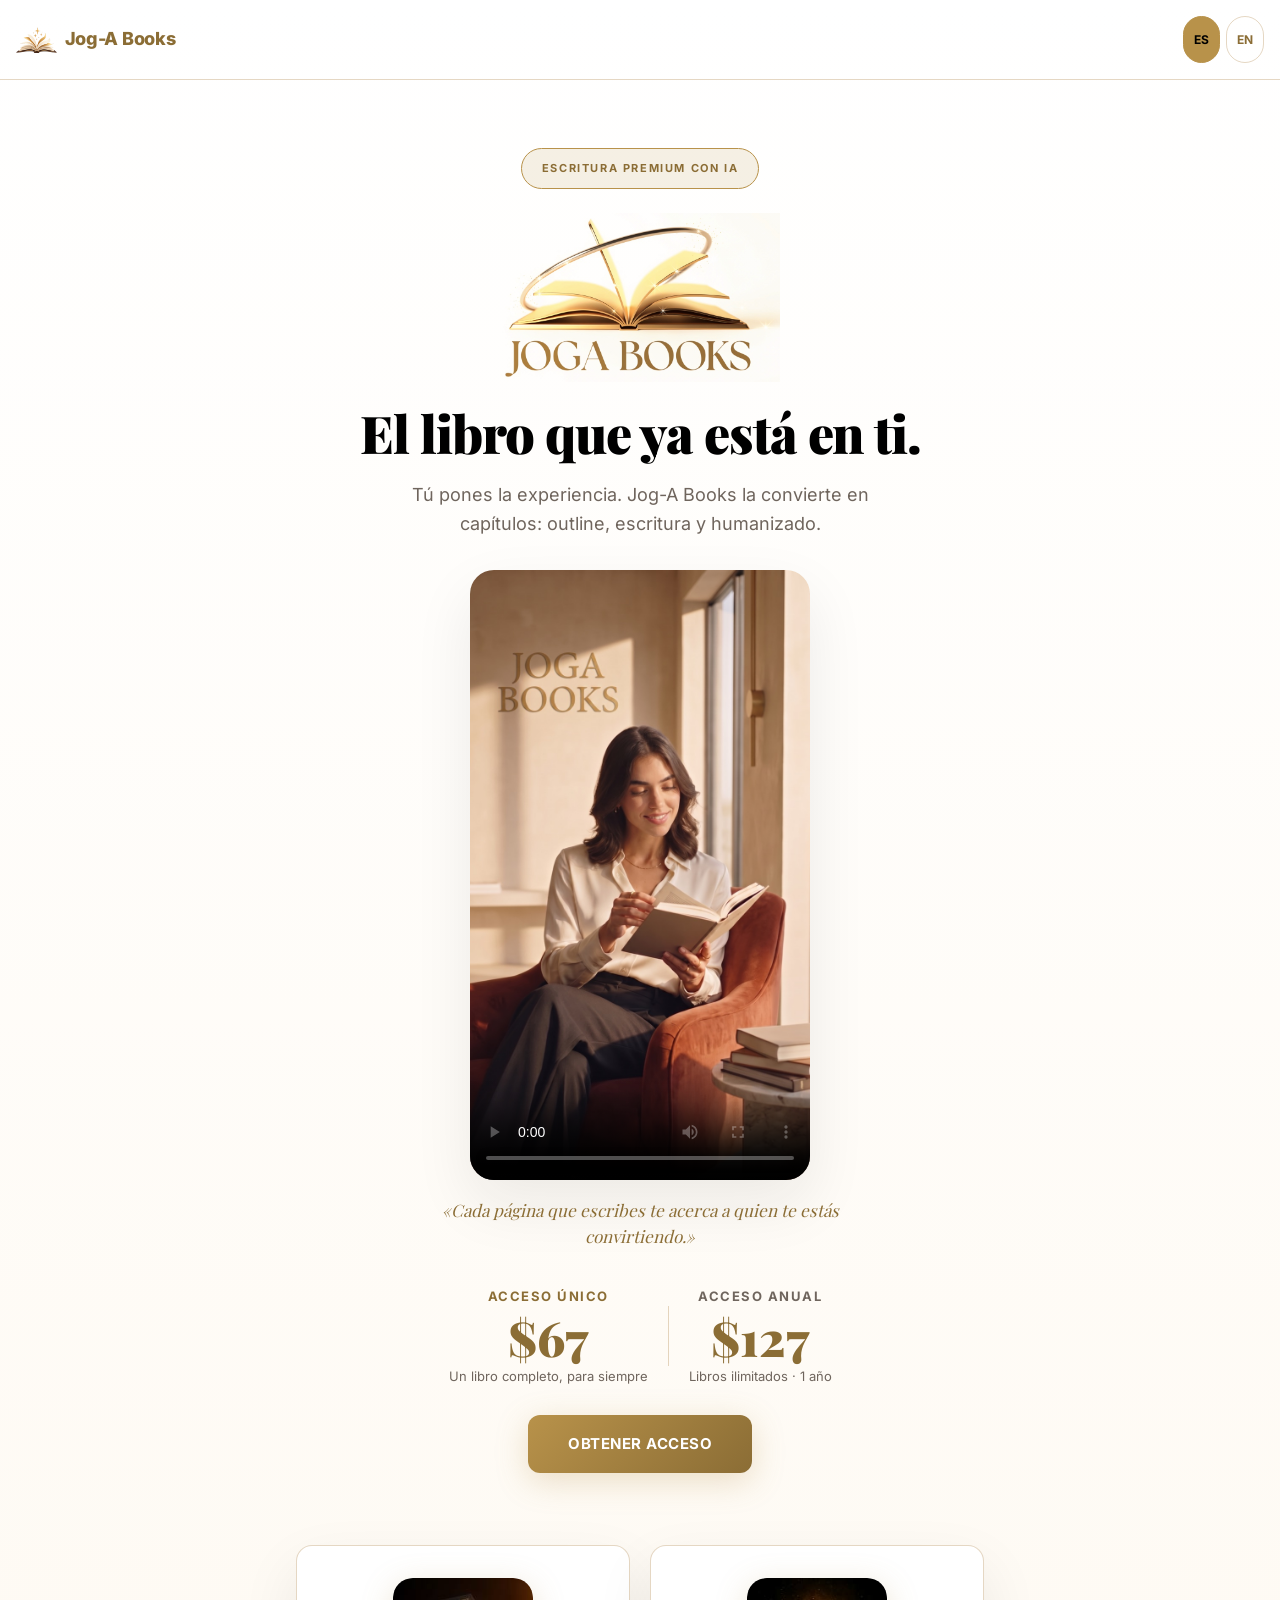
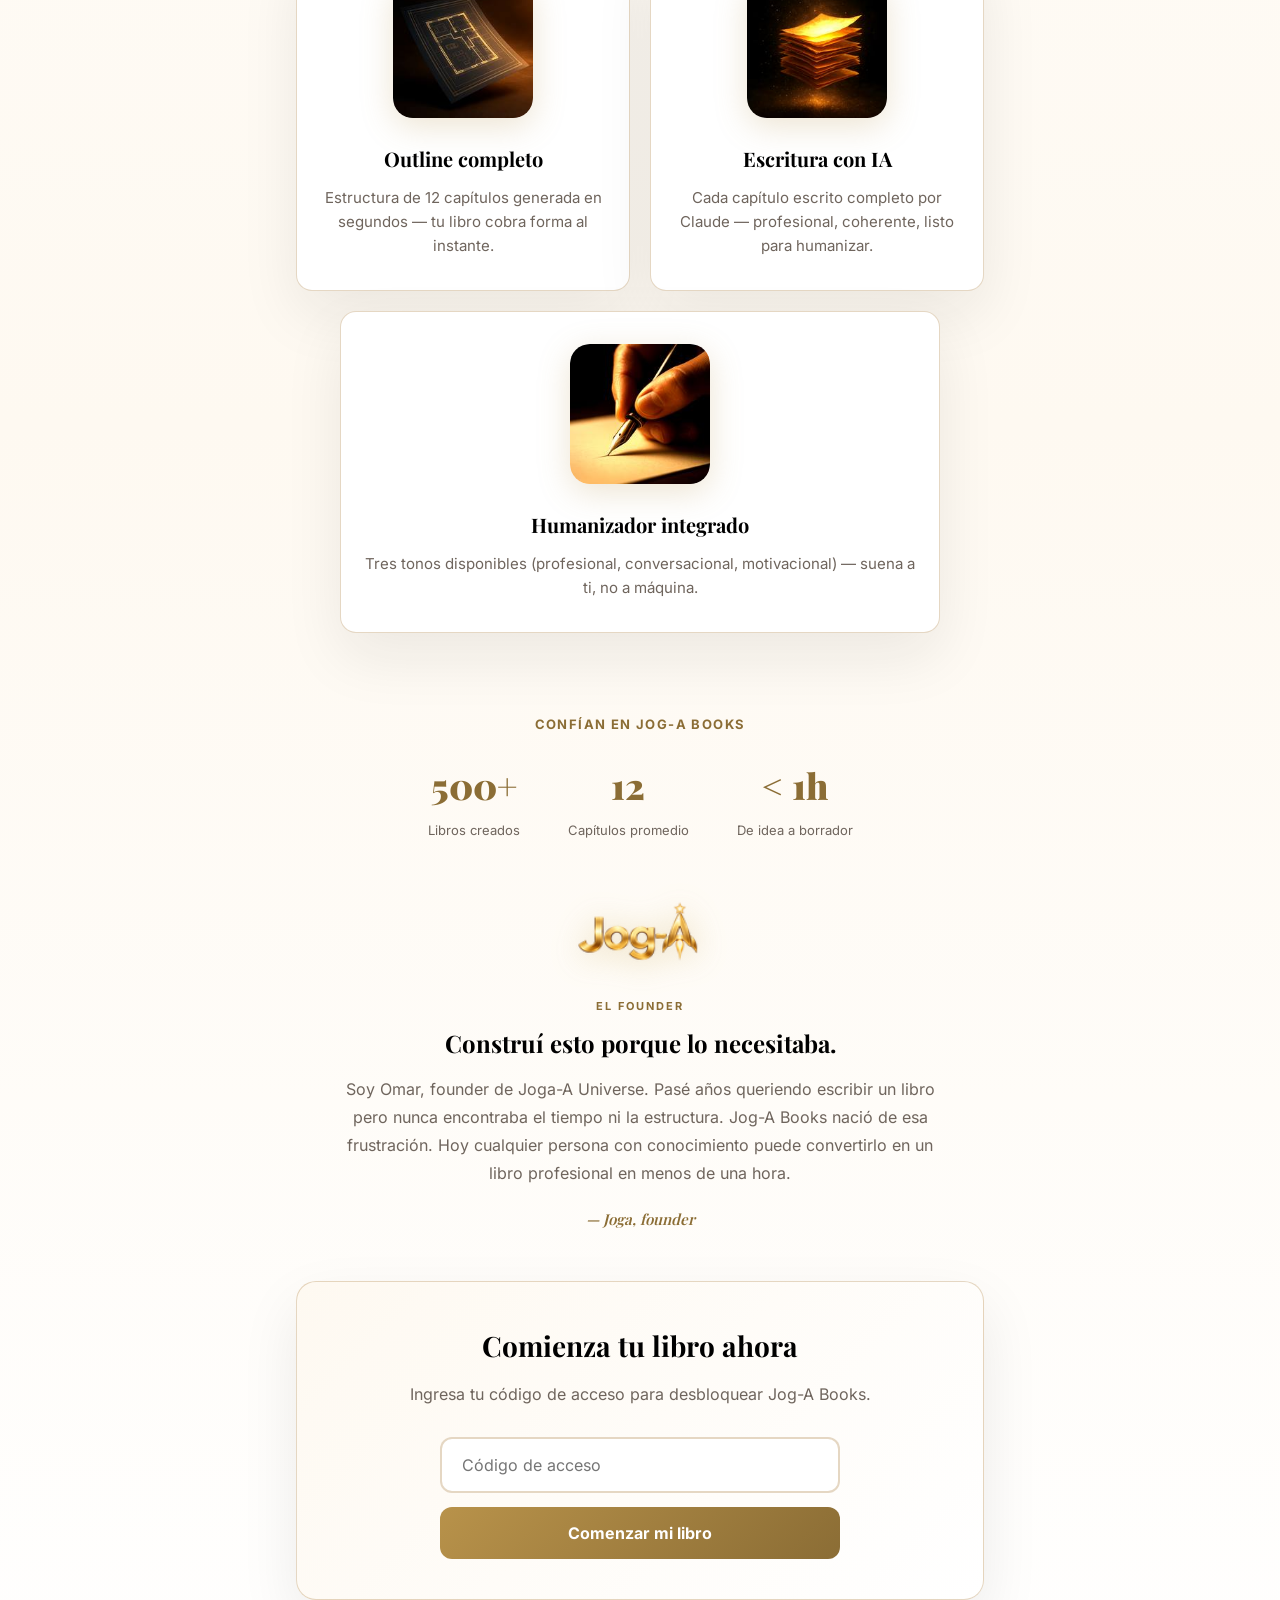
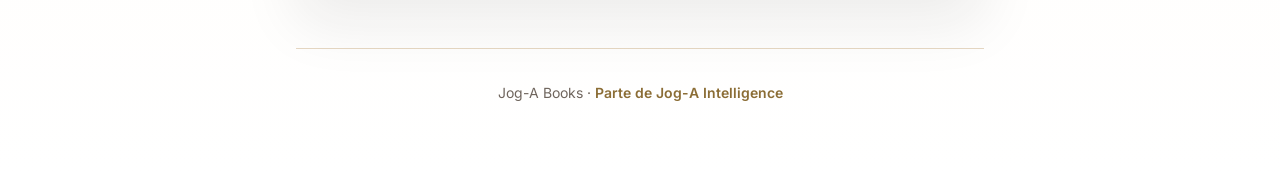
<file: index.html>
<!DOCTYPE html>
<html lang="es">
<head>
<meta charset="UTF-8">
<meta name="viewport" content="width=device-width, initial-scale=1, viewport-fit=cover">
<title>Jog-A Books</title>
<meta name="theme-color" content="#b8924a">
<link rel="manifest" href="./assets/manifest.json">
<link rel="icon" type="image/png" sizes="32x32" href="./assets/favicon-32.png">
<link rel="apple-touch-icon" href="./assets/apple-touch-icon.png">
<link rel="stylesheet" href="./assets/styles.css">
<style>
  /* v26: landing profesional mejorada — hero mas impactante, mejor jerarquia, mas breathing room / v26: improved professional landing — more impactful hero, better hierarchy, more breathing room */
  .hero-section { text-align: center; padding: 48px 0 32px; max-width: 640px; margin: 0 auto; }
  .badge { display: inline-block; border: 1px solid var(--accent); border-radius: 999px; padding: 10px 20px; font-size: 11px; font-weight: 700; letter-spacing: 1.6px; color: var(--accent-text); text-transform: uppercase; background: var(--accent-soft); margin-bottom: 24px; }
  .logo-hero { display: block; width: 280px; max-width: 100%; height: auto; margin: 0 auto 24px; mix-blend-mode: multiply; }
  .hero-title { font-family: 'Playfair Display', Georgia, serif; font-size: 52px; font-weight: 900; line-height: 1.05; letter-spacing: -1px; margin-bottom: 20px; }
  @media (max-width: 480px) { .hero-title { font-size: 42px; } }
  .hero-subtitle { font-size: 18px; line-height: 1.6; color: var(--muted); max-width: 520px; margin: 0 auto; }

  .hero-photo-frame { max-width: 340px; margin: 32px auto 8px; border-radius: 24px; overflow: hidden; box-shadow: var(--shadow); aspect-ratio: 803 / 1440; }
  .hero-photo-frame video { display: block; width: 100%; height: 100%; object-fit: cover; background: #000; }
  .hero-quote { max-width: 420px; margin: 18px auto 0; font-family: 'Playfair Display', Georgia, serif; font-style: italic; font-size: 17px; line-height: 1.5; color: var(--accent-text); }

  .features-grid { display: grid; grid-template-columns: repeat(auto-fit, minmax(280px, 1fr)); gap: 20px; margin: 40px 0; }
  .feature-card { background: var(--surface); border: 1px solid var(--border); border-radius: 16px; padding: 32px 24px; text-align: center; transition: all 0.2s; box-shadow: var(--shadow); }
  .feature-card:hover { transform: translateY(-2px); box-shadow: 0 32px 80px rgba(31,25,22,.12); border-color: var(--accent); }
  .icon-wrap { position: relative; width: 140px; height: 140px; margin: 0 auto 24px; border-radius: 20px; overflow: hidden; box-shadow: 0 8px 32px rgba(184,146,74,.25); }
  .icon-poster, .icon-clip { position: absolute; inset: 0; width: 100%; height: 100%; object-fit: cover; border-radius: 18px; transition: opacity .3s; }
  .icon-clip { opacity: 0; mix-blend-mode: multiply; }
  .icon-clip.is-playing { opacity: 1; }
  .icon-poster.is-hidden { opacity: 0; }
  .feature-title { font-family: 'Playfair Display', Georgia, serif; font-size: 20px; font-weight: 700; margin-bottom: 10px; color: var(--text); }
  .feature-desc { font-size: 15px; line-height: 1.6; color: var(--muted); }
  
  .cta-section { background: linear-gradient(135deg, var(--surface-2), #fff); border: 1px solid var(--border); border-radius: 20px; padding: 40px 32px; text-align: center; margin: 48px 0; box-shadow: var(--shadow); }
  .cta-title { font-family: 'Playfair Display', Georgia, serif; font-size: 28px; font-weight: 700; margin-bottom: 12px; }
  .cta-desc { font-size: 16px; color: var(--muted); margin-bottom: 28px; }
  .input-wrapper { max-width: 400px; margin: 0 auto; }
  .input { width: 100%; padding: 16px 20px; border: 2px solid var(--border); border-radius: 12px; font-size: 16px; background: white; transition: all 0.2s; }
  .input:focus { outline: none; border-color: var(--accent); box-shadow: 0 0 0 3px var(--accent-soft); }
  .error-text { color: var(--color-error); font-size: 14px; margin-top: 10px; display: none; font-weight: 500; }
  .btn { display: block; width: 100%; padding: 16px 24px; border: none; border-radius: 12px; font-size: 16px; font-weight: 700; cursor: pointer; transition: all 0.2s; }
  .btn-primary { background: linear-gradient(135deg, var(--accent), var(--accent-text)); color: white; margin-top: 14px; }
  .btn-primary:hover:not(:disabled) { transform: translateY(-1px); box-shadow: 0 12px 32px rgba(184,146,74,.3); }
  .btn-primary:disabled { opacity: 0.6; cursor: not-allowed; }
  
  .social-proof { text-align: center; margin: 48px 0 24px; padding: 32px 20px; }
  .social-proof-title { font-size: 13px; font-weight: 700; text-transform: uppercase; letter-spacing: 1.4px; color: var(--accent-text); margin-bottom: 20px; }
  .stats { display: flex; justify-content: center; gap: 48px; flex-wrap: wrap; }
  .stat { text-align: center; }
  .stat-number { font-family: 'Playfair Display', Georgia, serif; font-size: 36px; font-weight: 900; color: var(--accent-text); display: block; }
  .stat-label { font-size: 13px; color: var(--muted); margin-top: 4px; }
  
  .footer { text-align: center; padding: 32px 20px; border-top: 1px solid var(--border); margin-top: 48px; }
  .footer-text { font-size: 14px; color: var(--muted); }
  .footer-link { color: var(--accent-text); text-decoration: none; font-weight: 600; }
  .footer-link:hover { text-decoration: underline; }
</style>
</head>
<body>
<header class="header">
  <div class="logo"><img src="./assets/logo-mark.png" alt="" width="41" height="26"> Jog-A Books</div>
  <div class="lang-switch">
    <button class="lang-btn" id="langEs" aria-label="Cambiar a español / Switch to Spanish">ES</button>
    <button class="lang-btn" id="langEn" aria-label="Cambiar a inglés / Switch to English">EN</button>
  </div>
</header>

<main class="container">
  <section class="hero-section">
    <span class="badge" data-i18n="hero.badge"></span>
    <img class="logo-hero" src="./assets/logo-hero.jpg" alt="" width="900" height="545">
    <h1 class="hero-title" data-i18n="hero.title"></h1>
    <p class="hero-subtitle" data-i18n="hero.subtitle"></p>
    <div class="hero-photo-frame">
      <video controls playsinline preload="metadata" poster="./assets/images/hero-lectora.jpg" width="803" height="1440">
        <source src="./assets/videos/hero-lectora.mp4" type="video/mp4">
      </video>
    </div>
    <p class="hero-quote" data-i18n="hero.quote"></p>

    <!-- PRICING STRIP -->
    <div style="display:flex;align-items:center;justify-content:center;gap:20px;margin-top:36px;flex-wrap:wrap;">
      <div style="text-align:center;">
        <div style="font-size:13px;font-weight:700;letter-spacing:1.5px;text-transform:uppercase;color:var(--accent-text);margin-bottom:6px;" data-i18n="pricing.label"></div>
        <div style="font-size:48px;font-weight:900;font-family:'Playfair Display',Georgia,serif;color:var(--accent-text);line-height:1;" data-i18n="pricing.price"></div>
        <div style="font-size:13px;color:var(--muted);margin-top:4px;" data-i18n="pricing.sub"></div>
      </div>
      <div style="width:1px;height:60px;background:var(--border);"></div>
      <div style="text-align:center;">
        <div style="font-size:13px;font-weight:700;letter-spacing:1.5px;text-transform:uppercase;color:var(--muted);margin-bottom:6px;" data-i18n="pricing.label2"></div>
        <div style="font-size:48px;font-weight:900;font-family:'Playfair Display',Georgia,serif;color:var(--accent-text);line-height:1;" data-i18n="pricing.price2"></div>
        <div style="font-size:13px;color:var(--muted);margin-top:4px;" data-i18n="pricing.sub2"></div>
      </div>
    </div>
    <a href="#access" style="display:inline-block;margin-top:28px;padding:16px 40px;background:linear-gradient(135deg,var(--accent),var(--accent-text));color:white;font-size:15px;font-weight:700;border-radius:12px;text-decoration:none;letter-spacing:0.5px;box-shadow:0 8px 32px rgba(184,146,74,.28);transition:all .3s;" data-i18n="pricing.cta"></a>
  </section>

  <section class="features-grid">
    <div class="feature-card">
      <div class="icon-wrap" aria-hidden="true">
        <img class="icon-poster" src="[data-uri]" alt="" width="240" height="240">
        <video class="icon-clip" src="./assets/icon-outline.mp4" muted playsinline preload="auto" width="240" height="240"></video>
      </div>
      <h3 class="feature-title" data-i18n="features.f1.title"></h3>
      <p class="feature-desc" data-i18n="features.f1.desc"></p>
    </div>
    <div class="feature-card">
      <div class="icon-wrap" aria-hidden="true">
        <img class="icon-poster" src="[data-uri]" alt="" width="240" height="240">
        <video class="icon-clip" src="./assets/icon-chapters.mp4" muted playsinline preload="auto" width="240" height="240"></video>
      </div>
      <h3 class="feature-title" data-i18n="features.f2.title"></h3>
      <p class="feature-desc" data-i18n="features.f2.desc"></p>
    </div>
    <div class="feature-card" style="grid-column: 1/-1; max-width: 600px; margin: 0 auto; width: 100%;">
      <div class="icon-wrap" aria-hidden="true">
        <img class="icon-poster" src="[data-uri]" alt="" width="240" height="240">
        <video class="icon-clip" src="./assets/icon-humanizer.mp4" muted playsinline preload="auto" width="240" height="240"></video>
      </div>
      <h3 class="feature-title" data-i18n="features.f3.title"></h3>
      <p class="feature-desc" data-i18n="features.f3.desc"></p>
    </div>
  </section>

  <section class="social-proof">
    <p class="social-proof-title" data-i18n="proof.title"></p>
    <div class="stats">
      <div class="stat">
        <span class="stat-number" data-i18n="proof.stat1.num"></span>
        <span class="stat-label" data-i18n="proof.stat1.label"></span>
      </div>
      <div class="stat">
        <span class="stat-number" data-i18n="proof.stat2.num"></span>
        <span class="stat-label" data-i18n="proof.stat2.label"></span>
      </div>
      <div class="stat">
        <span class="stat-number" data-i18n="proof.stat3.num"></span>
        <span class="stat-label" data-i18n="proof.stat3.label"></span>
      </div>
    </div>
  </section>

  <!-- FOUNDER SECTION -->
  <section style="max-width:640px;margin:0 auto 48px;padding:0 20px;text-align:center;">
    <div style="margin:0 auto 20px;text-align:center;">
      <img src="[data-uri]" style="height:70px;width:auto;filter:drop-shadow(0 4px 16px rgba(201,168,76,.4));">
    </div>
    <p style="font-size:11px;font-weight:700;letter-spacing:2px;text-transform:uppercase;color:var(--accent-text);margin-bottom:12px;">El Founder</p>
    <h3 style="font-family:'Playfair Display',Georgia,serif;font-size:24px;font-weight:700;margin-bottom:16px;line-height:1.3;color:var(--text);">Construí esto porque lo necesitaba.</h3>
    <p style="font-size:16px;line-height:1.75;color:var(--muted);margin-bottom:20px;">Soy Omar, founder de Joga-A Universe. Pasé años queriendo escribir un libro pero nunca encontraba el tiempo ni la estructura. Jog-A Books nació de esa frustración. Hoy cualquier persona con conocimiento puede convertirlo en un libro profesional en menos de una hora.</p>
    <p style="font-size:15px;font-weight:600;color:var(--accent-text);font-family:'Playfair Display',Georgia,serif;font-style:italic;">— Joga, founder</p>
  </section>

  <section class="cta-section" id="access">
    <h2 class="cta-title" data-i18n="access.title"></h2>
    <p class="cta-desc" data-i18n="access.desc"></p>
    <div class="input-wrapper">
      <input class="input" id="accessCode" type="text" data-i18n-placeholder="access.placeholder" autocomplete="off">
      <p class="error-text" id="accessError"></p>
      <button class="btn btn-primary" id="enterBtn" data-i18n="access.button"></button>
    </div>
  </section>

  <footer class="footer">
    <p class="footer-text">
      <span data-i18n="footer.text"></span> · 
      <a href="https://joga4live.github.io/joga-intelligence/" class="footer-link" data-i18n="footer.link"></a>
    </p>
  </footer>
</main>

<div id="toast" role="status" aria-live="polite"></div>

<script src="./assets/i18n.js"></script>
<script src="./gate.js"></script>
<script>
"use strict";
var i18n = {
  es: {
    title: "Jog-A Books",
    hero: { 
      badge: "Escritura premium con IA",
      title: "El libro que ya está en ti.",
      subtitle: "Tú pones la experiencia. Jog-A Books la convierte en capítulos: outline, escritura y humanizado.",
      quote: "«Cada página que escribes te acerca a quien te estás convirtiendo.»"
    },
    features: { 
      f1: { title: "Outline completo", desc: "Estructura de 12 capítulos generada en segundos — tu libro cobra forma al instante." },
      f2: { title: "Escritura con IA", desc: "Cada capítulo escrito completo por Claude — profesional, coherente, listo para humanizar." },
      f3: { title: "Humanizador integrado", desc: "Tres tonos disponibles (profesional, conversacional, motivacional) — suena a ti, no a máquina." }
    },
    proof: {
      title: "Confían en Jog-A Books",
      stat1: { num: "500+", label: "Libros creados" },
      stat2: { num: "12", label: "Capítulos promedio" },
      stat3: { num: "< 1h", label: "De idea a borrador" }
    },
    access: { 
      title: "Comienza tu libro ahora",
      desc: "Ingresa tu código de acceso para desbloquear Jog-A Books.",
      placeholder: "Código de acceso", 
      button: "Comenzar mi libro",
      invalid: "Código inválido. Verifica e intenta de nuevo.", 
      empty: "Ingresa un código." 
    },
    pricing: {
      label: "Acceso único",
      price: "$67",
      sub: "Un libro completo, para siempre",
      label2: "Acceso anual",
      price2: "$127",
      sub2: "Libros ilimitados · 1 año",
      cta: "OBTENER ACCESO"
    },
    footer: { 
      text: "Jog-A Books", 
      link: "Parte de Jog-A Intelligence" 
    },
    founder: {
      label: "El founder",
      title: "Construí esto porque lo necesitaba.",
      text: "Soy José, founder de Joga-A Universe. Pasé años queriendo escribir un libro pero nunca encontraba el tiempo ni la estructura. Jog-A Books nació de esa frustración. Hoy cualquier persona con conocimiento y experiencia puede convertirlo en un libro profesional en menos de una hora.",
      sig: "— Joga, founder"
    }
  },
  en: {
    title: "Jog-A Books",
    hero: { 
      badge: "Premium AI writing",
      title: "The book already within you.",
      subtitle: "You bring the expertise. Jog-A Books turns it into chapters: outline, writing, and humanizing.",
      quote: "“Every page you write brings you closer to who you're becoming.”"
    },
    features: { 
      f1: { title: "Complete outline", desc: "12-chapter structure generated in seconds — your book takes shape instantly." },
      f2: { title: "AI writing", desc: "Every chapter fully written by Claude — professional, coherent, ready to humanize." },
      f3: { title: "Built-in humanizer", desc: "Three tones available (professional, conversational, motivational) — sounds like you, not a machine." }
    },
    proof: {
      title: "Trusted by authors",
      stat1: { num: "500+", label: "Books created" },
      stat2: { num: "12", label: "Chapters average" },
      stat3: { num: "< 1h", label: "Idea to draft" }
    },
    access: { 
      title: "Start your book now",
      desc: "Enter your access code to unlock Jog-A Books.",
      placeholder: "Access code", 
      button: "Start my book",
      invalid: "Invalid code. Check it and try again.", 
      empty: "Enter a code." 
    },
    pricing: {
      label: "Single access",
      price: "$67",
      sub: "One complete book, forever",
      label2: "Annual access",
      price2: "$127",
      sub2: "Unlimited books · 1 year",
      cta: "GET ACCESS"
    },
    footer: { 
      text: "Jog-A Books", 
      link: "Part of Jog-A Intelligence" 
    },
    founder: {
      label: "The founder",
      title: "I built this because I needed it.",
      text: "I'm José, founder of Joga-A Universe. I spent years wanting to write a book but never found the time or structure. Jog-A Books was born from that frustration. Today anyone with knowledge and experience can turn it into a professional book in under an hour.",
      sig: "— Joga, founder"
    }
  }
};
var t = jogaI18n(i18n);

try { if (localStorage.getItem("jogaBooks_licensed") === "true") location.replace("./app.html"); } catch (e) {}

var codeInput = document.getElementById("accessCode");
var errEl = document.getElementById("accessError");
var btn = document.getElementById("enterBtn");

function showError(msg) { errEl.textContent = msg; errEl.style.display = "block"; }
function hideError() { errEl.style.display = "none"; }

async function tryEnter() {
  hideError();
  var code = codeInput.value.trim();
  var table = t.table();
  if (!code) { showError(table.access.empty); return; }
  btn.disabled = true;
  try {
    var ok = await window.jogaBooksGate.validate(code);
    if (ok) {
      localStorage.setItem("jogaBooks_licensed", "true");
      location.href = "./app.html";
    } else {
      showError(table.access.invalid);
    }
  } catch (e) {
    showError(table.access.invalid);
  } finally {
    btn.disabled = false;
  }
}

btn.addEventListener("click", tryEnter);
codeInput.addEventListener("keydown", function (e) { if (e.key === "Enter") tryEnter(); });

function startIcon(clip) {
  var poster = clip.previousElementSibling;
  function ready() {
    if (clip.classList.contains("is-playing")) return;
    var p = clip.play();
    if (p && p.then) p.then(function () { clip.classList.add("is-playing"); poster.classList.add("is-hidden"); }).catch(function () {});
  }
  clip.addEventListener("canplay", ready);
  clip.addEventListener("loadeddata", ready);
  if (clip.readyState >= 3) ready();
  clip.addEventListener("ended", function () {
    clip.currentTime = 0;
    if (clip.readyState >= 3) clip.play().catch(function () {});
    else clip.addEventListener("canplay", function () { clip.play().catch(function () {}); }, { once: true });
  });
}
document.querySelectorAll(".icon-clip").forEach(startIcon);

if ("serviceWorker" in navigator) {
  window.addEventListener("load", function () { navigator.serviceWorker.register("./sw.js").catch(function () {}); });
}
</script>
</body>
</html>
</file>
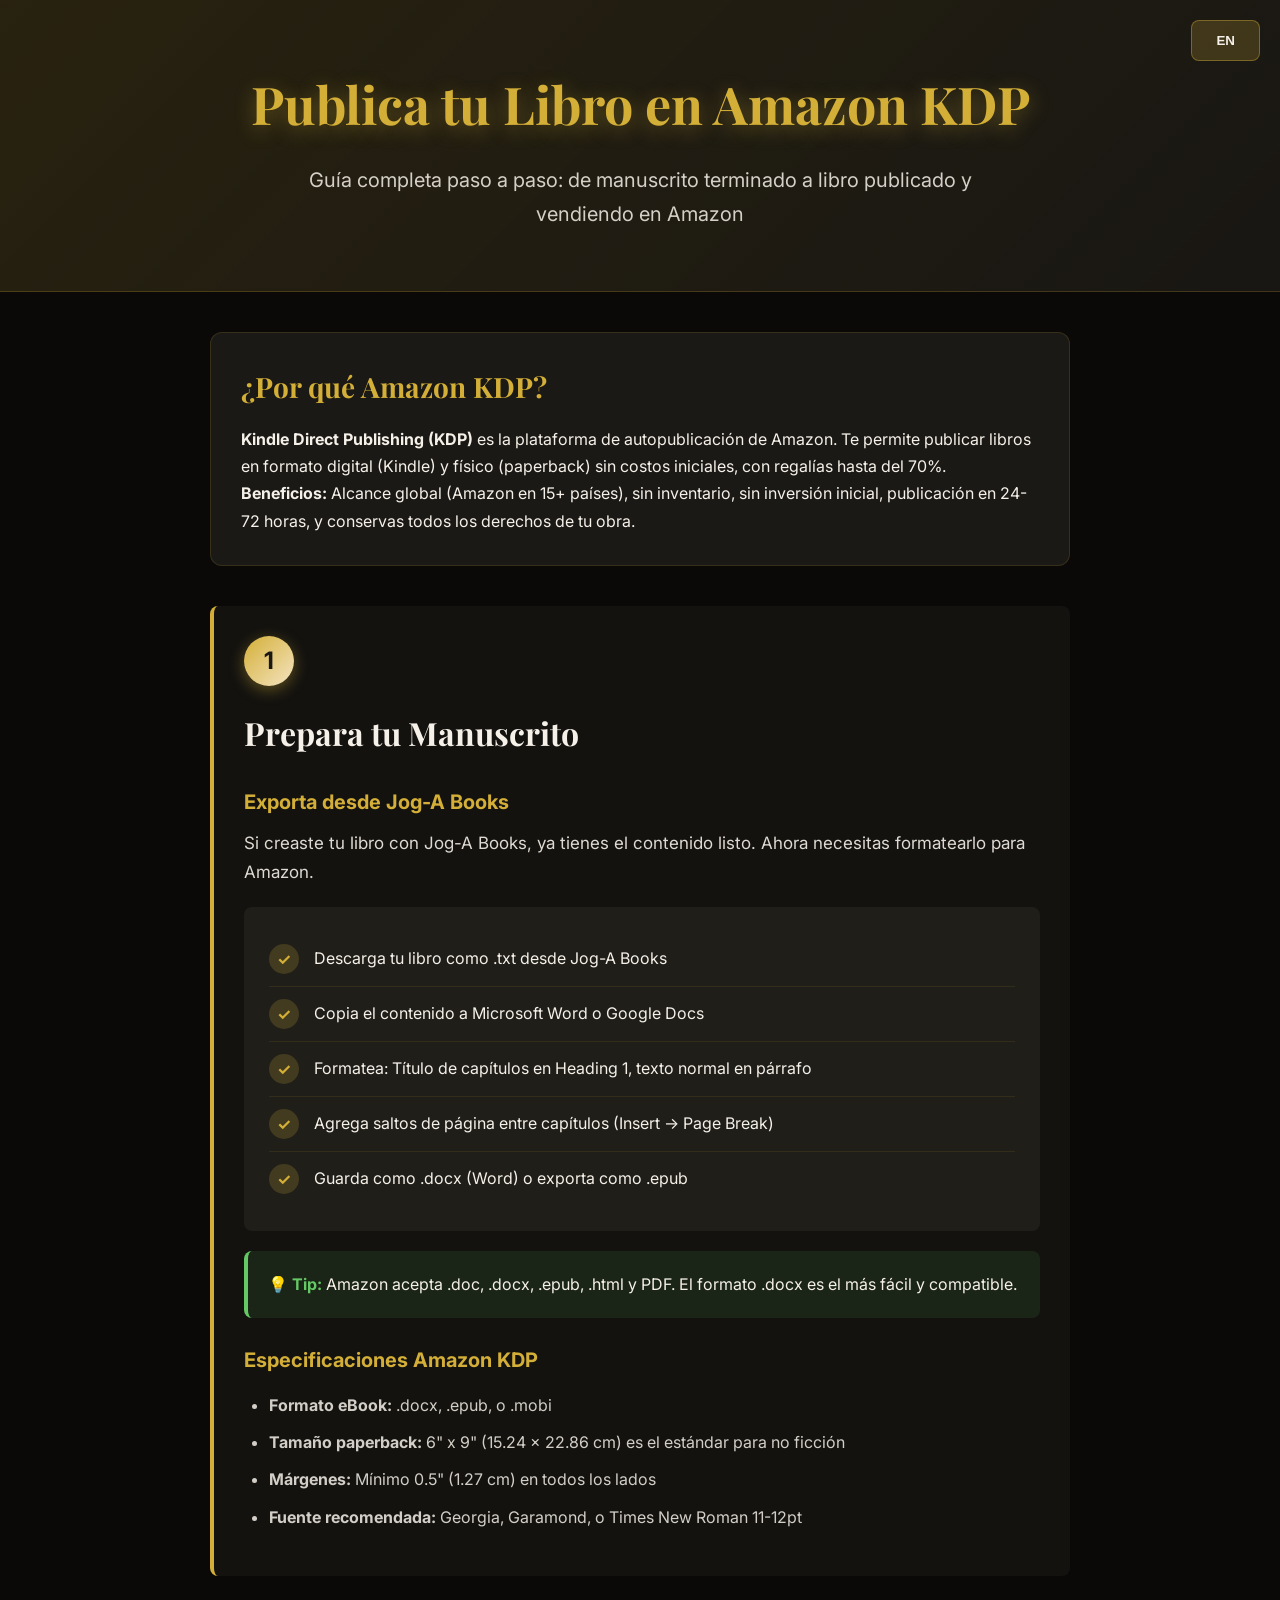
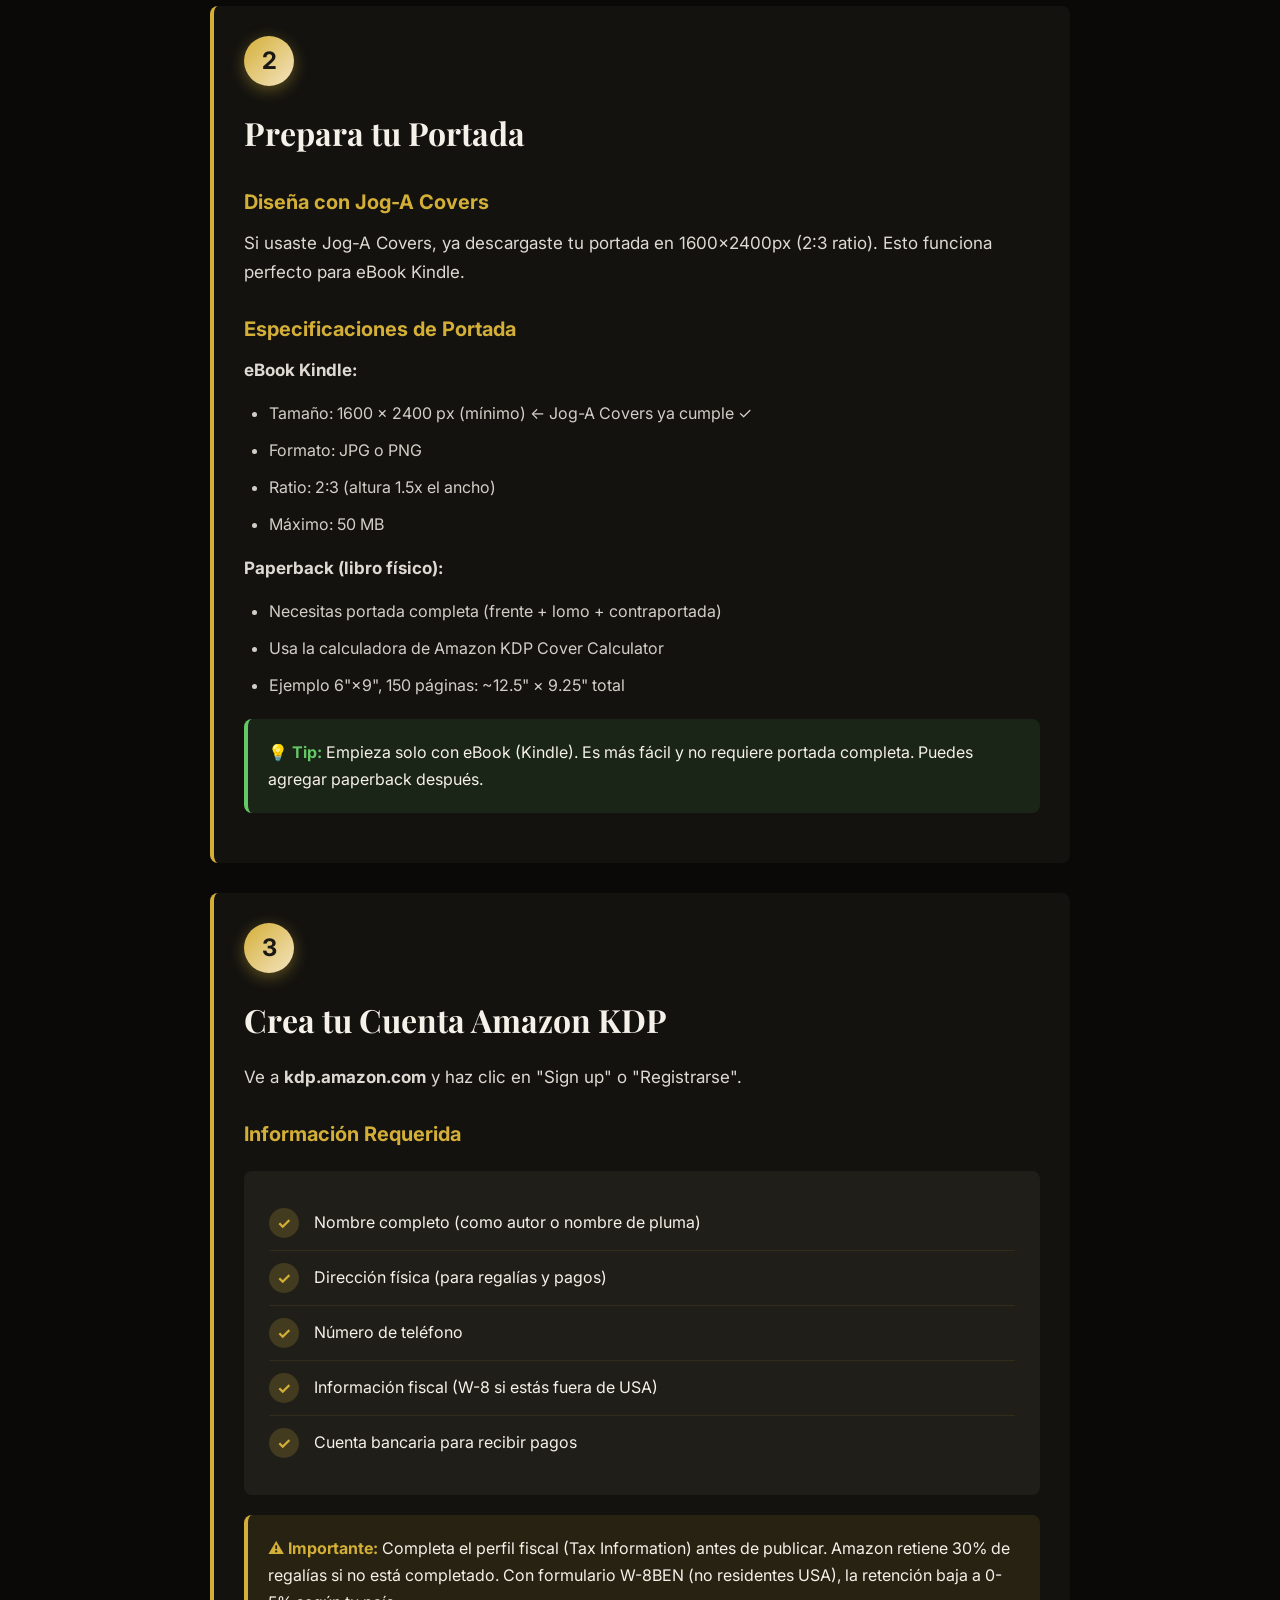
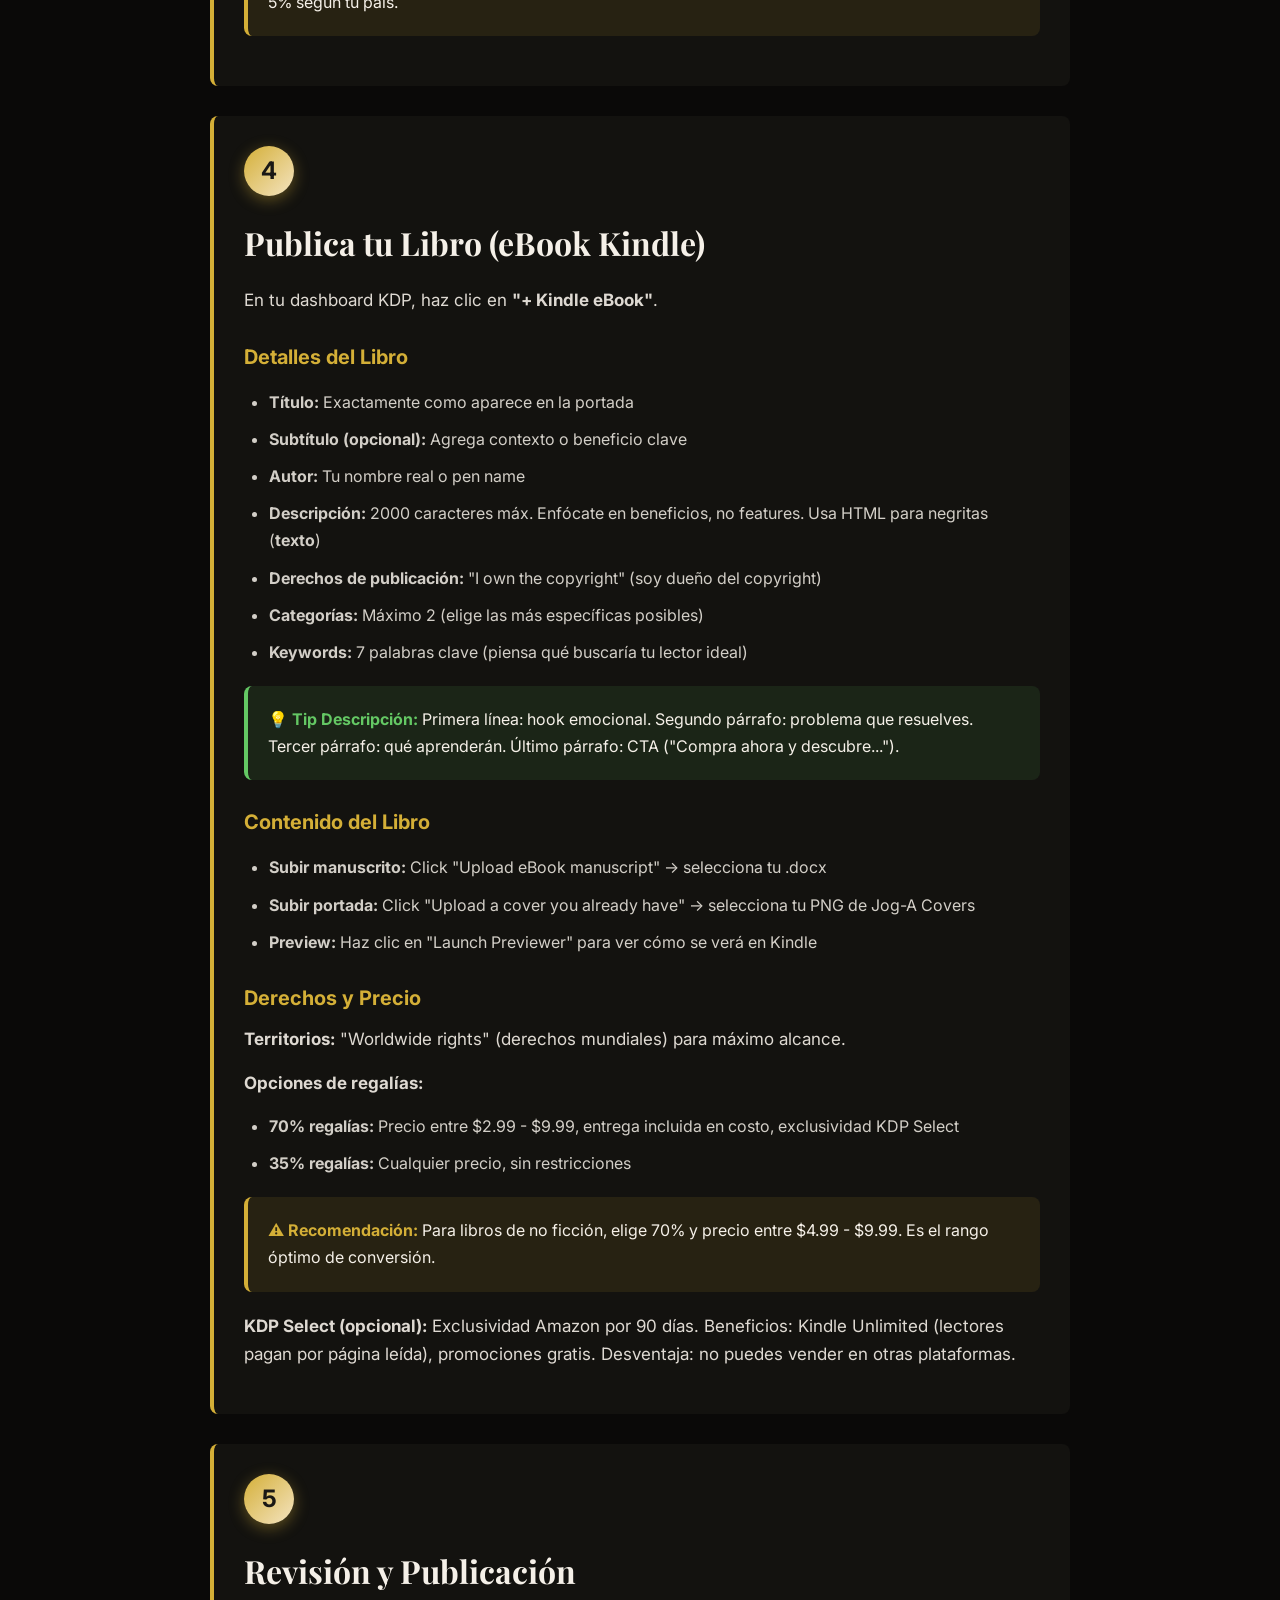
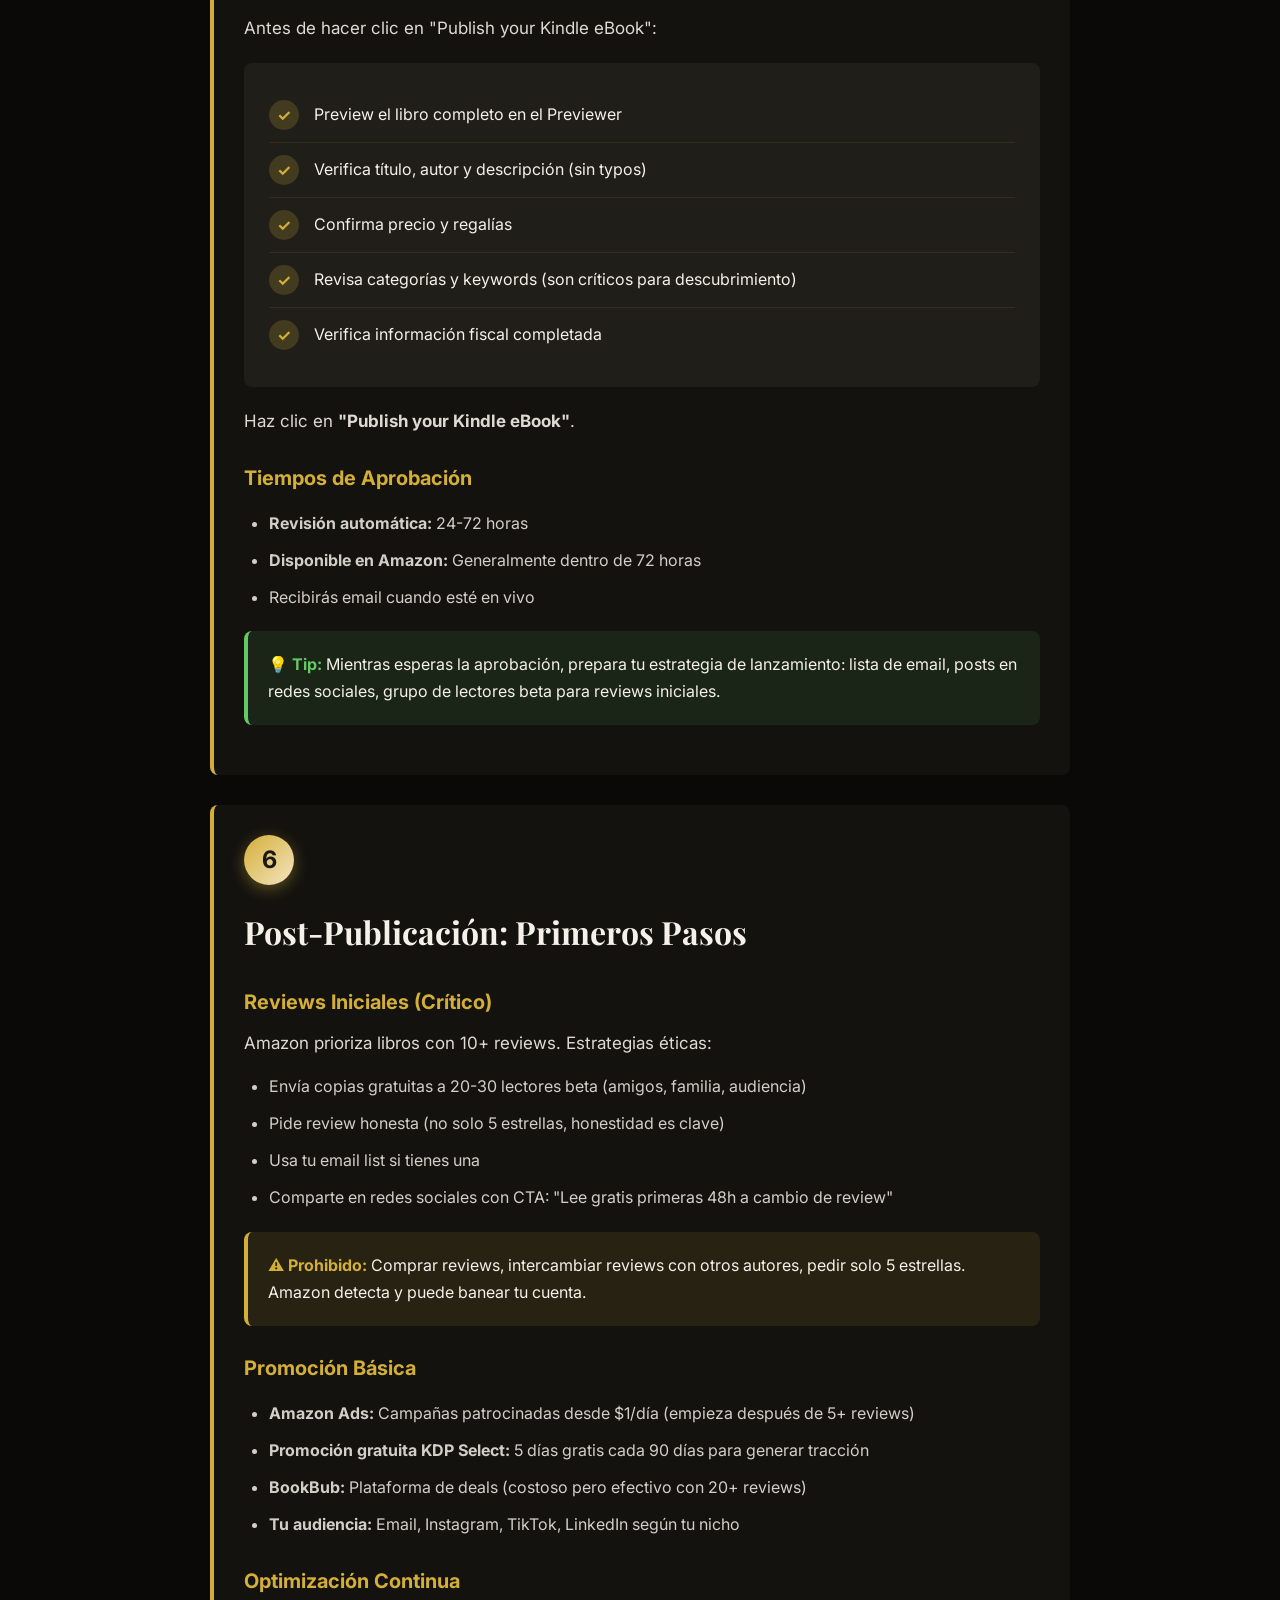
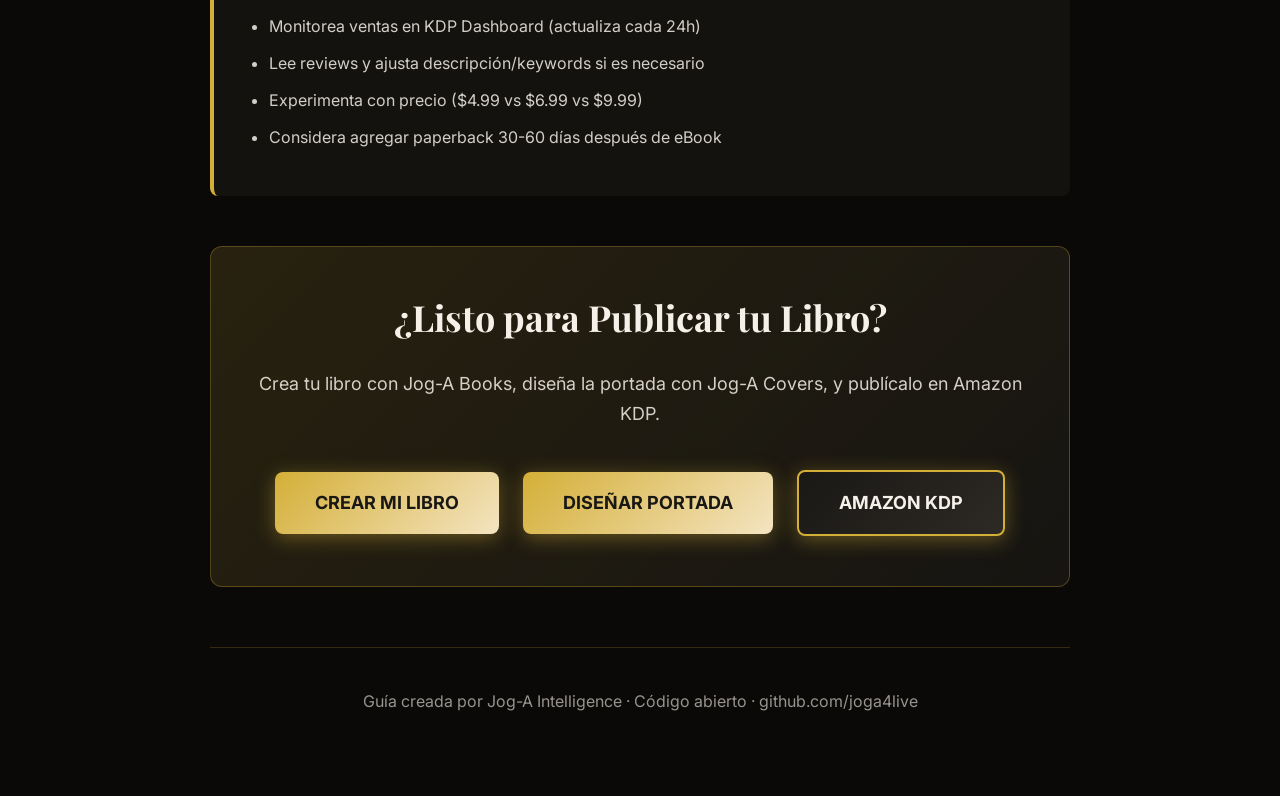
<file: amazon-kdp-guide.html>
<!DOCTYPE html>
<html lang="es">
<head>
  <meta charset="UTF-8">
  <meta name="viewport" content="width=device-width, initial-scale=1.0">
  <title>Guía: Publica tu Libro en Amazon KDP | Jog-A</title>
  <link href="https://fonts.googleapis.com/css2?family=Playfair+Display:wght@400;700&family=Inter:wght@400;500;600;700&display=swap" rel="stylesheet">
  <style>
    * { margin: 0; padding: 0; box-sizing: border-box; }
    body { font-family: 'Inter', sans-serif; background: #0a0908; color: #f5f0e8; line-height: 1.7; }
    
    .header { background: linear-gradient(135deg, rgba(212, 175, 55, 0.15), rgba(26, 24, 21, 0.9)); padding: 60px 20px; text-align: center; border-bottom: 1px solid rgba(212, 175, 55, 0.2); }
    .header h1 { font-family: 'Playfair Display', serif; font-size: 52px; color: #d4af37; margin-bottom: 15px; text-shadow: 0 4px 20px rgba(212, 175, 55, 0.4); }
    .header p { font-size: 20px; color: rgba(245, 240, 232, 0.85); max-width: 700px; margin: 0 auto; }
    
    .lang-toggle { position: fixed; top: 20px; right: 20px; padding: 12px 24px; background: rgba(212, 175, 55, 0.2); border: 1px solid rgba(212, 175, 55, 0.4); border-radius: 8px; color: #f5f0e8; font-weight: 600; cursor: pointer; z-index: 1000; transition: all 0.3s; }
    .lang-toggle:hover { background: rgba(212, 175, 55, 0.3); transform: translateY(-2px); }
    
    .container { max-width: 900px; margin: 0 auto; padding: 40px 20px; }
    
    .intro { background: rgba(45, 42, 37, 0.5); border: 1px solid rgba(212, 175, 55, 0.15); border-radius: 12px; padding: 30px; margin-bottom: 40px; }
    .intro h2 { font-family: 'Playfair Display', serif; font-size: 28px; color: #d4af37; margin-bottom: 15px; }
    
    .step { background: rgba(26, 24, 21, 0.6); border-left: 4px solid #d4af37; border-radius: 8px; padding: 30px; margin-bottom: 30px; }
    .step-number { display: inline-block; width: 50px; height: 50px; background: linear-gradient(135deg, #d4af37, #f4e4c1); color: #1a1815; border-radius: 50%; text-align: center; line-height: 50px; font-size: 24px; font-weight: 700; margin-bottom: 20px; box-shadow: 0 4px 15px rgba(212, 175, 55, 0.4); }
    .step h3 { font-family: 'Playfair Display', serif; font-size: 32px; color: #f5f0e8; margin-bottom: 15px; }
    .step h4 { font-size: 20px; color: #d4af37; margin: 25px 0 10px; }
    .step p { font-size: 17px; color: rgba(245, 240, 232, 0.9); margin-bottom: 15px; }
    .step ul { margin: 15px 0 15px 25px; }
    .step li { margin-bottom: 10px; color: rgba(245, 240, 232, 0.85); }
    
    .warning { background: rgba(212, 175, 55, 0.1); border-left: 4px solid #d4af37; padding: 20px; margin: 20px 0; border-radius: 8px; }
    .warning strong { color: #d4af37; }
    
    .tip { background: rgba(100, 200, 100, 0.1); border-left: 4px solid #64c864; padding: 20px; margin: 20px 0; border-radius: 8px; }
    .tip strong { color: #64c864; }
    
    .checklist { background: rgba(45, 42, 37, 0.5); padding: 25px; border-radius: 8px; margin: 20px 0; }
    .checklist-item { padding: 12px 0; border-bottom: 1px solid rgba(212, 175, 55, 0.1); display: flex; align-items: center; }
    .checklist-item:last-child { border-bottom: none; }
    .checklist-item::before { content: '✓'; display: inline-block; width: 30px; height: 30px; background: rgba(212, 175, 55, 0.2); color: #d4af37; border-radius: 50%; text-align: center; line-height: 30px; margin-right: 15px; font-weight: 700; }
    
    .cta-box { background: linear-gradient(135deg, rgba(212, 175, 55, 0.15), rgba(26, 24, 21, 0.8)); border: 1px solid rgba(212, 175, 55, 0.3); border-radius: 12px; padding: 40px; text-align: center; margin: 50px 0; }
    .cta-box h3 { font-family: 'Playfair Display', serif; font-size: 36px; color: #f5f0e8; margin-bottom: 20px; }
    .btn { display: inline-block; padding: 16px 40px; background: linear-gradient(135deg, #d4af37, #f4e4c1); color: #1a1815; border-radius: 8px; font-size: 18px; font-weight: 700; text-decoration: none; margin: 10px; transition: all 0.3s; box-shadow: 0 4px 20px rgba(212, 175, 55, 0.4); }
    .btn:hover { transform: translateY(-3px); box-shadow: 0 8px 30px rgba(212, 175, 55, 0.6); }
    
    .footer { text-align: center; padding: 40px 20px; border-top: 1px solid rgba(212, 175, 55, 0.2); margin-top: 60px; color: rgba(245, 240, 232, 0.6); }
  </style>
</head>
<body>

<button class="lang-toggle" id="langBtn" onclick="toggleLang()">EN</button>

<div class="header">
  <h1 id="mainTitle">Publica tu Libro en Amazon KDP</h1>
  <p id="mainSubtitle">Guía completa paso a paso: de manuscrito terminado a libro publicado y vendiendo en Amazon</p>
</div>

<div class="container">

  <div class="intro">
    <h2 id="introTitle">¿Por qué Amazon KDP?</h2>
    <p id="introPara1"><strong>Kindle Direct Publishing (KDP)</strong> es la plataforma de autopublicación de Amazon. Te permite publicar libros en formato digital (Kindle) y físico (paperback) sin costos iniciales, con regalías hasta del 70%.</p>
    <p id="introPara2"><strong>Beneficios:</strong> Alcance global (Amazon en 15+ países), sin inventario, sin inversión inicial, publicación en 24-72 horas, y conservas todos los derechos de tu obra.</p>
  </div>

  <!-- PASO 1 -->
  <div class="step">
    <div class="step-number">1</div>
    <h3 id="step1Title">Prepara tu Manuscrito</h3>
    
    <h4 id="step1Sub1">Exporta desde Jog-A Books</h4>
    <p id="step1Para1">Si creaste tu libro con Jog-A Books, ya tienes el contenido listo. Ahora necesitas formatearlo para Amazon.</p>
    
    <div class="checklist">
      <div class="checklist-item" id="check1">Descarga tu libro como .txt desde Jog-A Books</div>
      <div class="checklist-item" id="check2">Copia el contenido a Microsoft Word o Google Docs</div>
      <div class="checklist-item" id="check3">Formatea: Título de capítulos en Heading 1, texto normal en párrafo</div>
      <div class="checklist-item" id="check4">Agrega saltos de página entre capítulos (Insert → Page Break)</div>
      <div class="checklist-item" id="check5">Guarda como .docx (Word) o exporta como .epub</div>
    </div>
    
    <div class="tip">
      <strong id="tip1Title">💡 Tip:</strong> <span id="tip1Text">Amazon acepta .doc, .docx, .epub, .html y PDF. El formato .docx es el más fácil y compatible.</span>
    </div>
    
    <h4 id="step1Sub2">Especificaciones Amazon KDP</h4>
    <ul>
      <li id="spec1"><strong>Formato eBook:</strong> .docx, .epub, o .mobi</li>
      <li id="spec2"><strong>Tamaño paperback:</strong> 6" x 9" (15.24 x 22.86 cm) es el estándar para no ficción</li>
      <li id="spec3"><strong>Márgenes:</strong> Mínimo 0.5" (1.27 cm) en todos los lados</li>
      <li id="spec4"><strong>Fuente recomendada:</strong> Georgia, Garamond, o Times New Roman 11-12pt</li>
    </ul>
  </div>

  <!-- PASO 2 -->
  <div class="step">
    <div class="step-number">2</div>
    <h3 id="step2Title">Prepara tu Portada</h3>
    
    <h4 id="step2Sub1">Diseña con Jog-A Covers</h4>
    <p id="step2Para1">Si usaste Jog-A Covers, ya descargaste tu portada en 1600×2400px (2:3 ratio). Esto funciona perfecto para eBook Kindle.</p>
    
    <h4 id="step2Sub2">Especificaciones de Portada</h4>
    
    <p id="step2Para2"><strong>eBook Kindle:</strong></p>
    <ul>
      <li id="ebook1">Tamaño: 1600 x 2400 px (mínimo) ← Jog-A Covers ya cumple ✓</li>
      <li id="ebook2">Formato: JPG o PNG</li>
      <li id="ebook3">Ratio: 2:3 (altura 1.5x el ancho)</li>
      <li id="ebook4">Máximo: 50 MB</li>
    </ul>
    
    <p id="step2Para3"><strong>Paperback (libro físico):</strong></p>
    <ul>
      <li id="paper1">Necesitas portada completa (frente + lomo + contraportada)</li>
      <li id="paper2">Usa la calculadora de Amazon KDP Cover Calculator</li>
      <li id="paper3">Ejemplo 6"×9", 150 páginas: ~12.5" × 9.25" total</li>
    </ul>
    
    <div class="tip">
      <strong id="tip2Title">💡 Tip:</strong> <span id="tip2Text">Empieza solo con eBook (Kindle). Es más fácil y no requiere portada completa. Puedes agregar paperback después.</span>
    </div>
  </div>

  <!-- PASO 3 -->
  <div class="step">
    <div class="step-number">3</div>
    <h3 id="step3Title">Crea tu Cuenta Amazon KDP</h3>
    
    <p id="step3Para1">Ve a <strong>kdp.amazon.com</strong> y haz clic en "Sign up" o "Registrarse".</p>
    
    <h4 id="step3Sub1">Información Requerida</h4>
    <div class="checklist">
      <div class="checklist-item" id="account1">Nombre completo (como autor o nombre de pluma)</div>
      <div class="checklist-item" id="account2">Dirección física (para regalías y pagos)</div>
      <div class="checklist-item" id="account3">Número de teléfono</div>
      <div class="checklist-item" id="account4">Información fiscal (W-8 si estás fuera de USA)</div>
      <div class="checklist-item" id="account5">Cuenta bancaria para recibir pagos</div>
    </div>
    
    <div class="warning">
      <strong id="warn1Title">⚠️ Importante:</strong> <span id="warn1Text">Completa el perfil fiscal (Tax Information) antes de publicar. Amazon retiene 30% de regalías si no está completado. Con formulario W-8BEN (no residentes USA), la retención baja a 0-5% según tu país.</span>
    </div>
  </div>

  <!-- PASO 4 -->
  <div class="step">
    <div class="step-number">4</div>
    <h3 id="step4Title">Publica tu Libro (eBook Kindle)</h3>
    
    <p id="step4Para1">En tu dashboard KDP, haz clic en <strong>"+ Kindle eBook"</strong>.</p>
    
    <h4 id="step4Sub1">Detalles del Libro</h4>
    <ul>
      <li id="detail1"><strong>Título:</strong> Exactamente como aparece en la portada</li>
      <li id="detail2"><strong>Subtítulo (opcional):</strong> Agrega contexto o beneficio clave</li>
      <li id="detail3"><strong>Autor:</strong> Tu nombre real o pen name</li>
      <li id="detail4"><strong>Descripción:</strong> 2000 caracteres máx. Enfócate en beneficios, no features. Usa HTML para negritas (<strong>texto</strong>)</li>
      <li id="detail5"><strong>Derechos de publicación:</strong> "I own the copyright" (soy dueño del copyright)</li>
      <li id="detail6"><strong>Categorías:</strong> Máximo 2 (elige las más específicas posibles)</li>
      <li id="detail7"><strong>Keywords:</strong> 7 palabras clave (piensa qué buscaría tu lector ideal)</li>
    </ul>
    
    <div class="tip">
      <strong id="tip3Title">💡 Tip Descripción:</strong> <span id="tip3Text">Primera línea: hook emocional. Segundo párrafo: problema que resuelves. Tercer párrafo: qué aprenderán. Último párrafo: CTA ("Compra ahora y descubre...").</span>
    </div>
    
    <h4 id="step4Sub2">Contenido del Libro</h4>
    <ul>
      <li id="content1"><strong>Subir manuscrito:</strong> Click "Upload eBook manuscript" → selecciona tu .docx</li>
      <li id="content2"><strong>Subir portada:</strong> Click "Upload a cover you already have" → selecciona tu PNG de Jog-A Covers</li>
      <li id="content3"><strong>Preview:</strong> Haz clic en "Launch Previewer" para ver cómo se verá en Kindle</li>
    </ul>
    
    <h4 id="step4Sub3">Derechos y Precio</h4>
    <p id="step4Para2"><strong>Territorios:</strong> "Worldwide rights" (derechos mundiales) para máximo alcance.</p>
    
    <p id="step4Para3"><strong>Opciones de regalías:</strong></p>
    <ul>
      <li id="royalty1"><strong>70% regalías:</strong> Precio entre $2.99 - $9.99, entrega incluida en costo, exclusividad KDP Select</li>
      <li id="royalty2"><strong>35% regalías:</strong> Cualquier precio, sin restricciones</li>
    </ul>
    
    <div class="warning">
      <strong id="warn2Title">⚠️ Recomendación:</strong> <span id="warn2Text">Para libros de no ficción, elige 70% y precio entre $4.99 - $9.99. Es el rango óptimo de conversión.</span>
    </div>
    
    <p id="step4Para4"><strong>KDP Select (opcional):</strong> Exclusividad Amazon por 90 días. Beneficios: Kindle Unlimited (lectores pagan por página leída), promociones gratis. Desventaja: no puedes vender en otras plataformas.</p>
  </div>

  <!-- PASO 5 -->
  <div class="step">
    <div class="step-number">5</div>
    <h3 id="step5Title">Revisión y Publicación</h3>
    
    <p id="step5Para1">Antes de hacer clic en "Publish your Kindle eBook":</p>
    
    <div class="checklist">
      <div class="checklist-item" id="review1">Preview el libro completo en el Previewer</div>
      <div class="checklist-item" id="review2">Verifica título, autor y descripción (sin typos)</div>
      <div class="checklist-item" id="review3">Confirma precio y regalías</div>
      <div class="checklist-item" id="review4">Revisa categorías y keywords (son críticos para descubrimiento)</div>
      <div class="checklist-item" id="review5">Verifica información fiscal completada</div>
    </div>
    
    <p id="step5Para2">Haz clic en <strong>"Publish your Kindle eBook"</strong>.</p>
    
    <h4 id="step5Sub1">Tiempos de Aprobación</h4>
    <ul>
      <li id="time1"><strong>Revisión automática:</strong> 24-72 horas</li>
      <li id="time2"><strong>Disponible en Amazon:</strong> Generalmente dentro de 72 horas</li>
      <li id="time3">Recibirás email cuando esté en vivo</li>
    </ul>
    
    <div class="tip">
      <strong id="tip4Title">💡 Tip:</strong> <span id="tip4Text">Mientras esperas la aprobación, prepara tu estrategia de lanzamiento: lista de email, posts en redes sociales, grupo de lectores beta para reviews iniciales.</span>
    </div>
  </div>

  <!-- PASO 6 -->
  <div class="step">
    <div class="step-number">6</div>
    <h3 id="step6Title">Post-Publicación: Primeros Pasos</h3>
    
    <h4 id="step6Sub1">Reviews Iniciales (Crítico)</h4>
    <p id="step6Para1">Amazon prioriza libros con 10+ reviews. Estrategias éticas:</p>
    <ul>
      <li id="review21">Envía copias gratuitas a 20-30 lectores beta (amigos, familia, audiencia)</li>
      <li id="review22">Pide review honesta (no solo 5 estrellas, honestidad es clave)</li>
      <li id="review23">Usa tu email list si tienes una</li>
      <li id="review24">Comparte en redes sociales con CTA: "Lee gratis primeras 48h a cambio de review"</li>
    </ul>
    
    <div class="warning">
      <strong id="warn3Title">⚠️ Prohibido:</strong> <span id="warn3Text">Comprar reviews, intercambiar reviews con otros autores, pedir solo 5 estrellas. Amazon detecta y puede banear tu cuenta.</span>
    </div>
    
    <h4 id="step6Sub2">Promoción Básica</h4>
    <ul>
      <li id="promo1"><strong>Amazon Ads:</strong> Campañas patrocinadas desde $1/día (empieza después de 5+ reviews)</li>
      <li id="promo2"><strong>Promoción gratuita KDP Select:</strong> 5 días gratis cada 90 días para generar tracción</li>
      <li id="promo3"><strong>BookBub:</strong> Plataforma de deals (costoso pero efectivo con 20+ reviews)</li>
      <li id="promo4"><strong>Tu audiencia:</strong> Email, Instagram, TikTok, LinkedIn según tu nicho</li>
    </ul>
    
    <h4 id="step6Sub3">Optimización Continua</h4>
    <ul>
      <li id="optim1">Monitorea ventas en KDP Dashboard (actualiza cada 24h)</li>
      <li id="optim2">Lee reviews y ajusta descripción/keywords si es necesario</li>
      <li id="optim3">Experimenta con precio ($4.99 vs $6.99 vs $9.99)</li>
      <li id="optim4">Considera agregar paperback 30-60 días después de eBook</li>
    </ul>
  </div>

  <!-- CTA FINAL -->
  <div class="cta-box">
    <h3 id="ctaTitle">¿Listo para Publicar tu Libro?</h3>
    <p id="ctaPara" style="font-size: 18px; margin-bottom: 30px; color: rgba(245, 240, 232, 0.85);">Crea tu libro con Jog-A Books, diseña la portada con Jog-A Covers, y publícalo en Amazon KDP.</p>
    <a href="https://joga4live.github.io/Joga-Books/" class="btn">CREAR MI LIBRO</a>
    <a href="https://joga4live.github.io/joga-covers/" class="btn">DISEÑAR PORTADA</a>
    <a href="https://kdp.amazon.com" class="btn" target="_blank" style="background: linear-gradient(135deg, #1a1815, #2d2a25); border: 2px solid #d4af37; color: #f5f0e8;">AMAZON KDP</a>
  </div>

  <div class="footer">
    <p id="footerText">Guía creada por Jog-A Intelligence · Código abierto · github.com/joga4live</p>
  </div>

</div>

<script>
let lang = 'es';

const texts = {
  es: {
    mainTitle: 'Publica tu Libro en Amazon KDP',
    mainSubtitle: 'Guía completa paso a paso: de manuscrito terminado a libro publicado y vendiendo en Amazon',
    introTitle: '¿Por qué Amazon KDP?',
    introPara1: '<strong>Kindle Direct Publishing (KDP)</strong> es la plataforma de autopublicación de Amazon. Te permite publicar libros en formato digital (Kindle) y físico (paperback) sin costos iniciales, con regalías hasta del 70%.',
    introPara2: '<strong>Beneficios:</strong> Alcance global (Amazon en 15+ países), sin inventario, sin inversión inicial, publicación en 24-72 horas, y conservas todos los derechos de tu obra.',
    step1Title: 'Prepara tu Manuscrito',
    step1Sub1: 'Exporta desde Jog-A Books',
    step1Para1: 'Si creaste tu libro con Jog-A Books, ya tienes el contenido listo. Ahora necesitas formatearlo para Amazon.',
    check1: 'Descarga tu libro como .txt desde Jog-A Books',
    check2: 'Copia el contenido a Microsoft Word o Google Docs',
    check3: 'Formatea: Título de capítulos en Heading 1, texto normal en párrafo',
    check4: 'Agrega saltos de página entre capítulos (Insert → Page Break)',
    check5: 'Guarda como .docx (Word) o exporta como .epub',
    tip1Title: '💡 Tip:',
    tip1Text: 'Amazon acepta .doc, .docx, .epub, .html y PDF. El formato .docx es el más fácil y compatible.',
    step1Sub2: 'Especificaciones Amazon KDP',
    spec1: '<strong>Formato eBook:</strong> .docx, .epub, o .mobi',
    spec2: '<strong>Tamaño paperback:</strong> 6" x 9" (15.24 x 22.86 cm) es el estándar para no ficción',
    spec3: '<strong>Márgenes:</strong> Mínimo 0.5" (1.27 cm) en todos los lados',
    spec4: '<strong>Fuente recomendada:</strong> Georgia, Garamond, o Times New Roman 11-12pt',
    step2Title: 'Prepara tu Portada',
    ctaTitle: '¿Listo para Publicar tu Libro?',
    ctaPara: 'Crea tu libro con Jog-A Books, diseña la portada con Jog-A Covers, y publícalo en Amazon KDP.',
    footerText: 'Guía creada por Jog-A Intelligence · Código abierto · github.com/joga4live'
  },
  en: {
    mainTitle: 'Publish Your Book on Amazon KDP',
    mainSubtitle: 'Complete step-by-step guide: from finished manuscript to published book selling on Amazon',
    introTitle: 'Why Amazon KDP?',
    introPara1: '<strong>Kindle Direct Publishing (KDP)</strong> is Amazon\'s self-publishing platform. It allows you to publish books in digital (Kindle) and physical (paperback) format with no upfront costs, with royalties up to 70%.',
    introPara2: '<strong>Benefits:</strong> Global reach (Amazon in 15+ countries), no inventory, no initial investment, publication in 24-72 hours, and you keep all rights to your work.',
    step1Title: 'Prepare Your Manuscript',
    step1Sub1: 'Export from Jog-A Books',
    step1Para1: 'If you created your book with Jog-A Books, you already have the content ready. Now you need to format it for Amazon.',
    check1: 'Download your book as .txt from Jog-A Books',
    check2: 'Copy the content to Microsoft Word or Google Docs',
    check3: 'Format: Chapter titles in Heading 1, normal text in paragraph',
    check4: 'Add page breaks between chapters (Insert → Page Break)',
    check5: 'Save as .docx (Word) or export as .epub',
    tip1Title: '💡 Tip:',
    tip1Text: 'Amazon accepts .doc, .docx, .epub, .html and PDF. The .docx format is the easiest and most compatible.',
    step1Sub2: 'Amazon KDP Specifications',
    spec1: '<strong>eBook format:</strong> .docx, .epub, or .mobi',
    spec2: '<strong>Paperback size:</strong> 6" x 9" (15.24 x 22.86 cm) is the standard for nonfiction',
    spec3: '<strong>Margins:</strong> Minimum 0.5" (1.27 cm) on all sides',
    spec4: '<strong>Recommended font:</strong> Georgia, Garamond, or Times New Roman 11-12pt',
    step2Title: 'Prepare Your Cover',
    ctaTitle: 'Ready to Publish Your Book?',
    ctaPara: 'Create your book with Jog-A Books, design the cover with Jog-A Covers, and publish it on Amazon KDP.',
    footerText: 'Guide created by Jog-A Intelligence · Open source · github.com/joga4live'
  }
};

function toggleLang() {
  lang = lang === 'es' ? 'en' : 'es';
  document.getElementById('langBtn').textContent = lang === 'es' ? 'EN' : 'ES';
  
  Object.keys(texts[lang]).forEach(id => {
    const el = document.getElementById(id);
    if (el) {
      el.innerHTML = texts[lang][id];
    }
  });
}
</script>

</body>
</html>
</file>
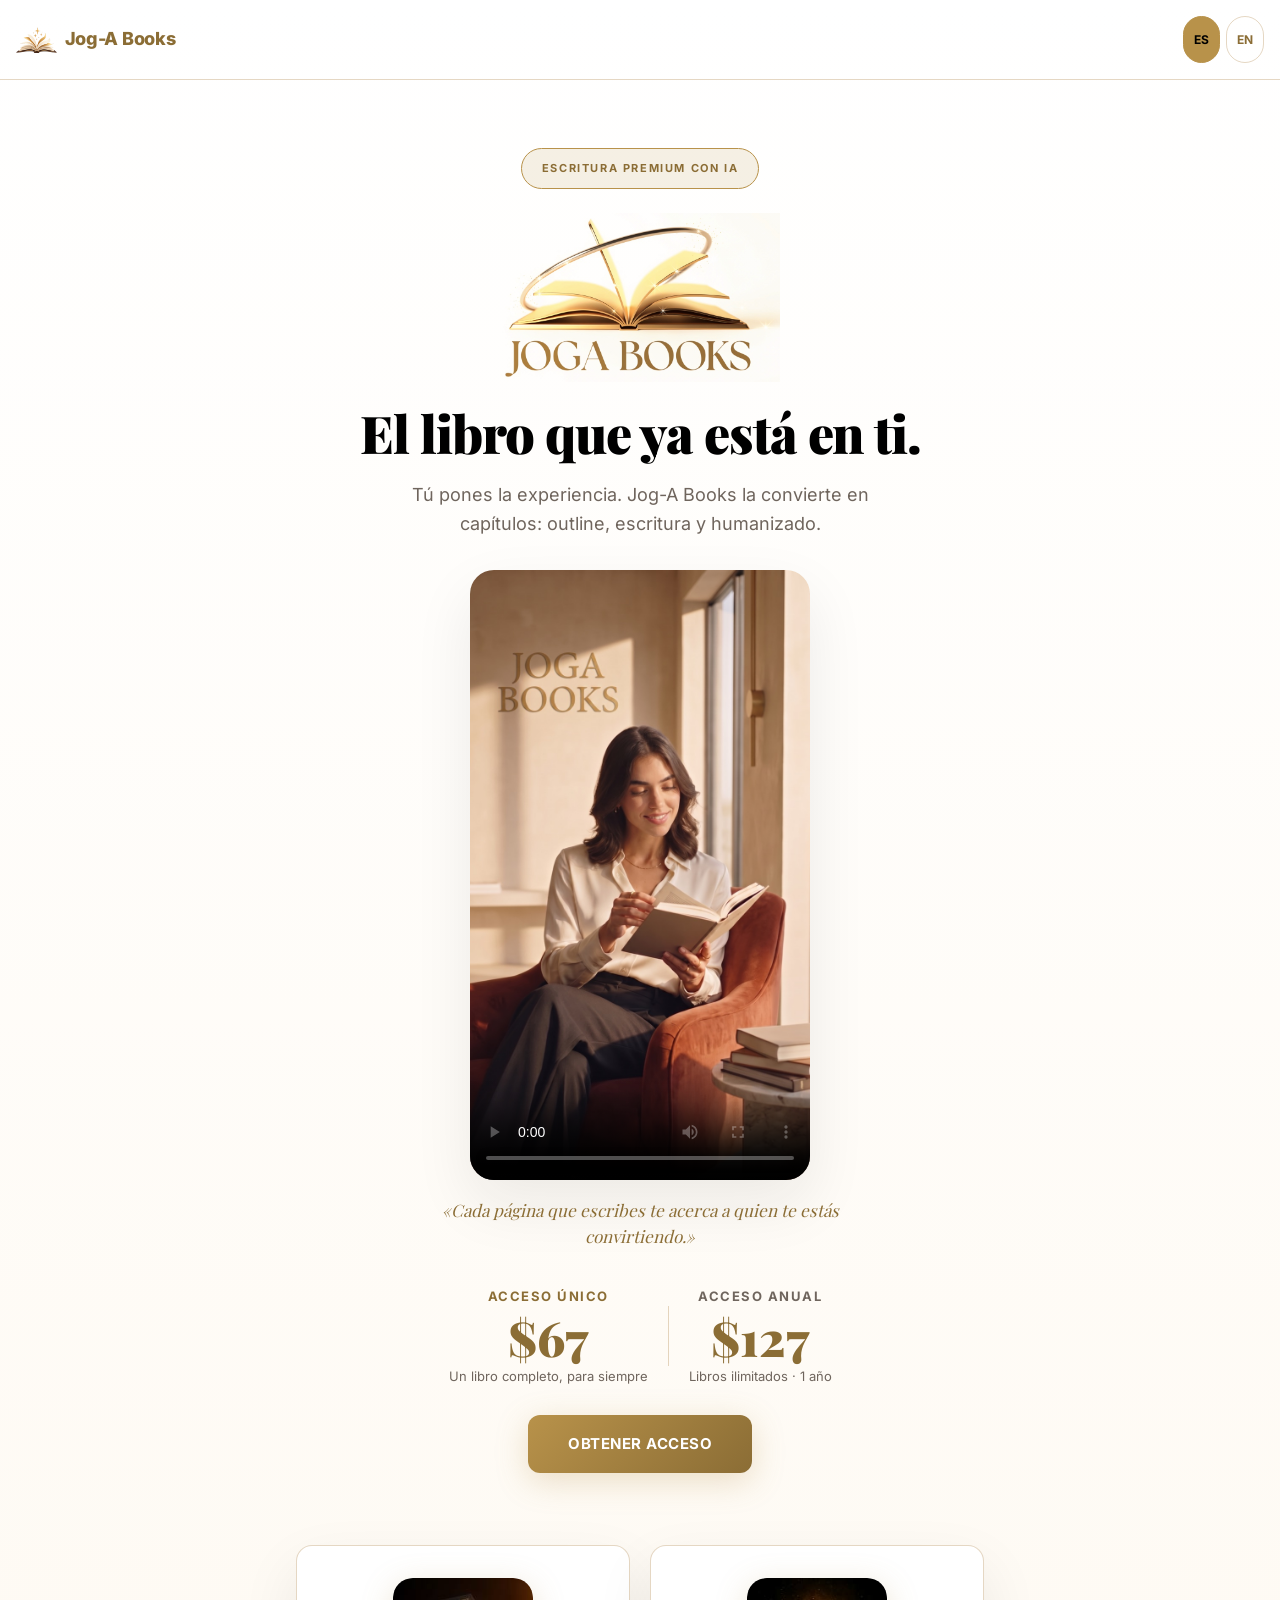
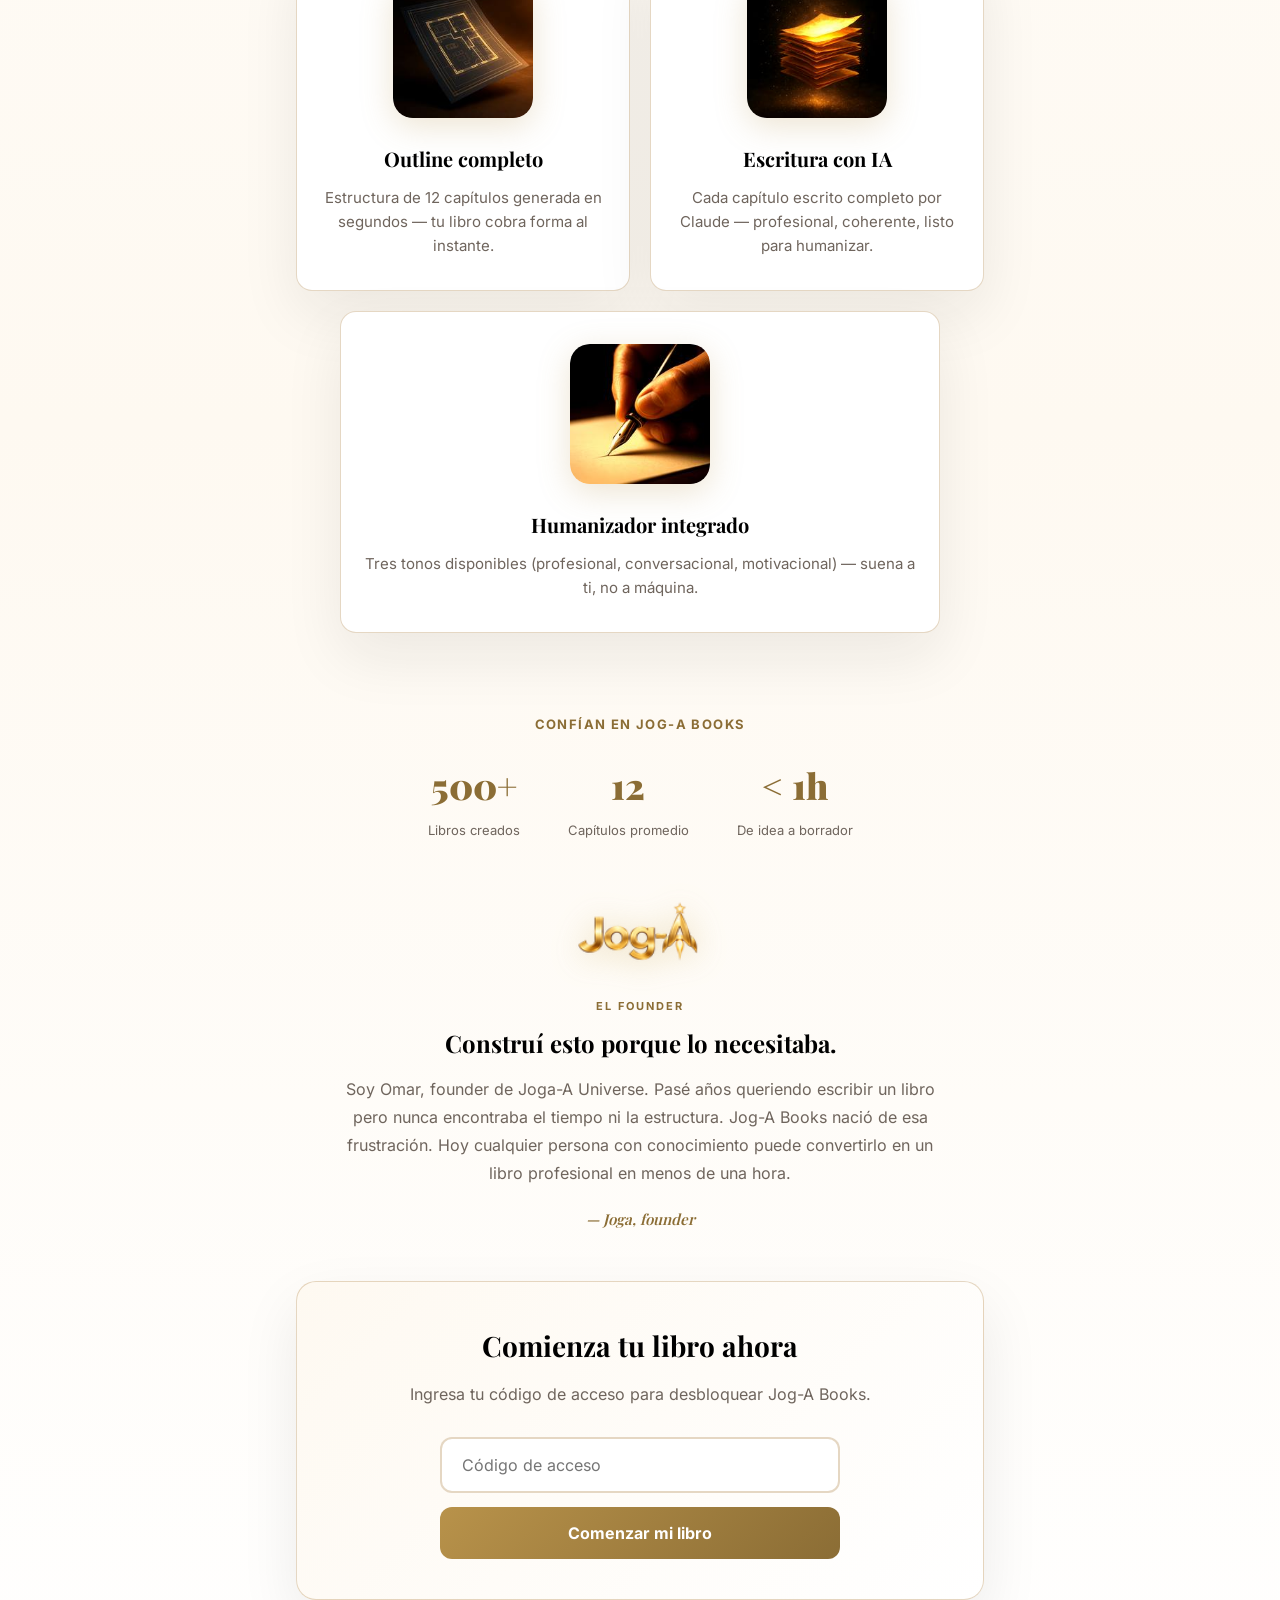
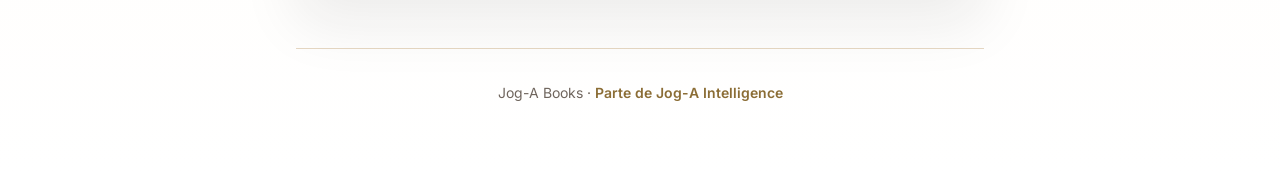
<file: app.html>
<!DOCTYPE html>
<html lang="es">
<head>
<meta charset="UTF-8">
<meta name="viewport" content="width=device-width, initial-scale=1, viewport-fit=cover">
<title>Jog-A Books — Mis libros</title>
<meta name="theme-color" content="#b8924a">
<link rel="manifest" href="./assets/manifest.json">
<link rel="icon" type="image/png" sizes="32x32" href="./assets/favicon-32.png"> <!-- v24: la pestana no tenia icono / v24: the tab had no icon -->
<link rel="apple-touch-icon" href="./assets/apple-touch-icon.png">
<link rel="stylesheet" href="./assets/styles.css">
</head>
<body>
<header class="header">
  <div class="logo"><img src="./assets/logo-mark.png" alt="" width="41" height="26"> Jog-A Books</div>
  <div style="display:flex;gap:8px;margin-left:auto"> <!-- v15: margin-left:auto lo mantiene pegado a la derecha aunque el .header lo baje a una fila 2 propia a 320px -->
    <button class="btn btn-primary btn-sm" id="newBookBtn" data-i18n="new"></button>
    <div class="lang-switch">
      <button class="lang-btn" id="langEs" aria-label="Cambiar a español / Switch to Spanish">ES</button>
      <button class="lang-btn" id="langEn" aria-label="Cambiar a inglés / Switch to English">EN</button>
    </div>
  </div>
</header>

<main class="container">
  <div id="emptyState" style="display:none;text-align:center;padding-top:48px">
    <img id="emptyLogo" data-src="./assets/logo-lockup.png" alt="Jog-A Books" width="150" height="158" style="display:block;margin:0 auto;max-width:60%;height:auto"> <!-- v24: aqui SI va el logo completo (libro + Joga + BOOKS): hay sitio de sobra y es el momento de marca de la app. max-width en % para que no se desborde a 320px / v24: the full lockup belongs here (book + Joga + BOOKS): there is room and this is the app's brand moment. Percentage max-width so it cannot overflow at 320px -->
    <h2 class="section-title" style="margin-top:12px" data-i18n="empty.title"></h2>
    <p class="muted" style="margin-top:8px" data-i18n="empty.subtitle"></p>
    <button class="btn btn-primary" style="margin-top:20px" id="emptyCta" data-i18n="empty.cta"></button>
  </div>

  <div id="libraryGrid" style="display:none;margin-top:16px"></div>
</main>

<div id="toast" role="status" aria-live="polite"></div>

<script src="./assets/i18n.js"></script>
<script src="./assets/common.js"></script>
<script>
"use strict";
var i18n = {
  es: {
    title: "Jog-A Books — Mis libros",
    new: "＋ Nuevo libro",
    empty: { title: "Todavía no tienes libros", subtitle: "Crea tu primer libro de no ficción en 5 pasos.", cta: "＋ Crear mi primer libro" },
    card: { chaps: "caps", edited: "Última edición", continueBtn: "Continuar", exportBtn: "Exportar" }
  },
  en: {
    title: "Jog-A Books — My Books",
    new: "＋ New book",
    empty: { title: "You don't have any books yet", subtitle: "Create your first nonfiction book in 5 steps.", cta: "＋ Create my first book" },
    card: { chaps: "ch", edited: "Last edited", continueBtn: "Continue", exportBtn: "Export" }
  }
};
var t = jogaI18n(i18n);

try { if (localStorage.getItem("jogaBooks_licensed") !== "true") location.replace("./index.html"); } catch (e) {}

function fmtDate(iso, lang) {
  if (!iso) return "";
  if (iso === jbToday()) return lang === "es" ? "hoy" : "today";
  return iso;
}

function bookCard(b, lang, table) {
  var pct = b.total ? Math.round((b.progreso / b.total) * 100) : 0;
  var div = document.createElement("div");
  div.className = "card";
  div.style.marginBottom = "12px";
  div.innerHTML =
    '<div class="section-title">' + jbEsc(b.titulo) + '</div>' +
    '<p class="muted" style="margin-top:6px">' + (lang === "es" ? "Nicho" : "Niche") + ': ' + jbEsc(b.nicho) + '</p>' +
    '<p class="muted">' + (lang === "es" ? "Audiencia" : "Audience") + ': ' + jbEsc(b.audiencia) + '</p>' +
    '<div class="progress-bar" style="margin-top:10px"><div class="progress-fill" style="width:' + pct + '%"></div></div>' +
    '<p class="muted" style="margin-top:6px;font-size:13px">' + b.progreso + '/' + b.total + ' ' + table.card.chaps +
    ' · ' + table.card.edited + ': ' + fmtDate(b.fechaEdicion, lang) + '</p>' +
    '<div style="display:flex;gap:8px;margin-top:12px">' +
      '<button class="btn btn-primary btn-sm" data-act="continue" data-id="' + b.id + '">' + table.card.continueBtn + '</button>' +
      '<button class="btn btn-ghost btn-sm" data-act="export" data-id="' + b.id + '">' + table.card.exportBtn + '</button>' +
    '</div>';
  return div;
}

function render() {
  var lang = t.lang(), table = t.table();
  var lib = jbLibrary();
  var empty = document.getElementById("emptyState");
  var grid = document.getElementById("libraryGrid");
  if (!lib.length) {
    empty.style.display = "block";
    // v25.2 (Nico v24.4 MEDIO 2): el src se pone AQUI, no en el HTML. Dentro de un bloque con display:none el navegador se bajaba los 116 KB del lockup igual — el 47% del peso de esta pantalla, pagado por todo cliente que ya tiene libros y por tanto nunca lo ve. Sigue funcionando sin conexion: logo-lockup.png esta en OPTIONAL_FILES del Service Worker. / v25.2 (Nico v24.4 MEDIUM 2): the src is set HERE, not in the HTML. Inside a display:none block the browser still downloaded the lockup's 116 KB — 47% of this screen's weight, paid by every customer who already has books and therefore never sees it. Still works offline: logo-lockup.png is in the Service Worker's OPTIONAL_FILES.
    var logoVacio = document.getElementById("emptyLogo");
    if (logoVacio && !logoVacio.src) logoVacio.src = logoVacio.getAttribute("data-src");
    grid.style.display = "none";
    return;
  }
  empty.style.display = "none";
  grid.style.display = "block";
  grid.innerHTML = "";
  lib.slice().sort(function (a, b2) { return (b2.fechaEdicion || "").localeCompare(a.fechaEdicion || ""); })
    .forEach(function (b) { grid.appendChild(bookCard(b, lang, table)); });
}

document.addEventListener("jogaLangChange", render);
document.getElementById("libraryGrid").addEventListener("click", function (e) {
  var btnEl = e.target.closest("button[data-act]");
  if (!btnEl) return;
  var id = btnEl.getAttribute("data-id");
  if (btnEl.getAttribute("data-act") === "continue") location.href = "./editor.html?id=" + id;
  else location.href = "./export.html?id=" + id;
});
document.getElementById("newBookBtn").addEventListener("click", function () { location.href = "./wizard.html"; });
document.getElementById("emptyCta").addEventListener("click", function () { location.href = "./wizard.html"; });

render();

if ("serviceWorker" in navigator) {
  window.addEventListener("load", function () { navigator.serviceWorker.register("./sw.js").catch(function () {}); });
}
</script>
</body>
</html>
</file>
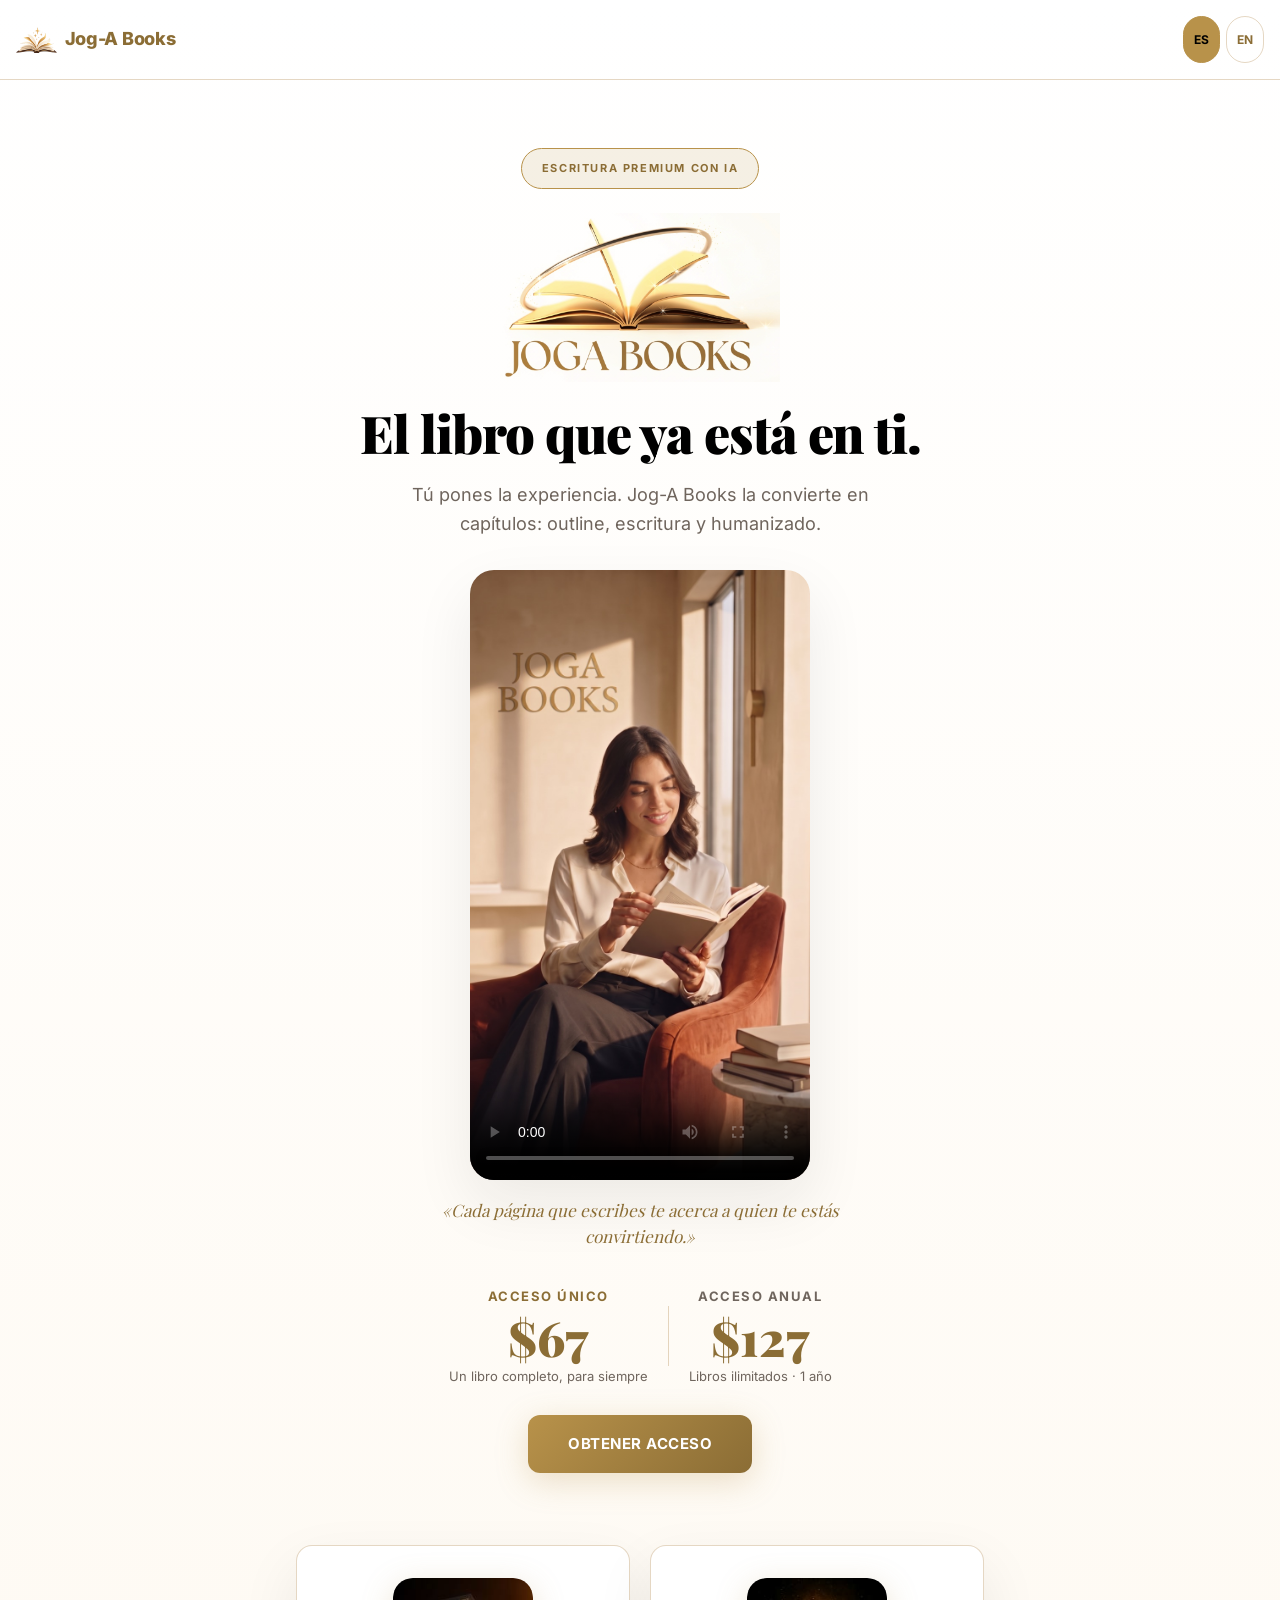
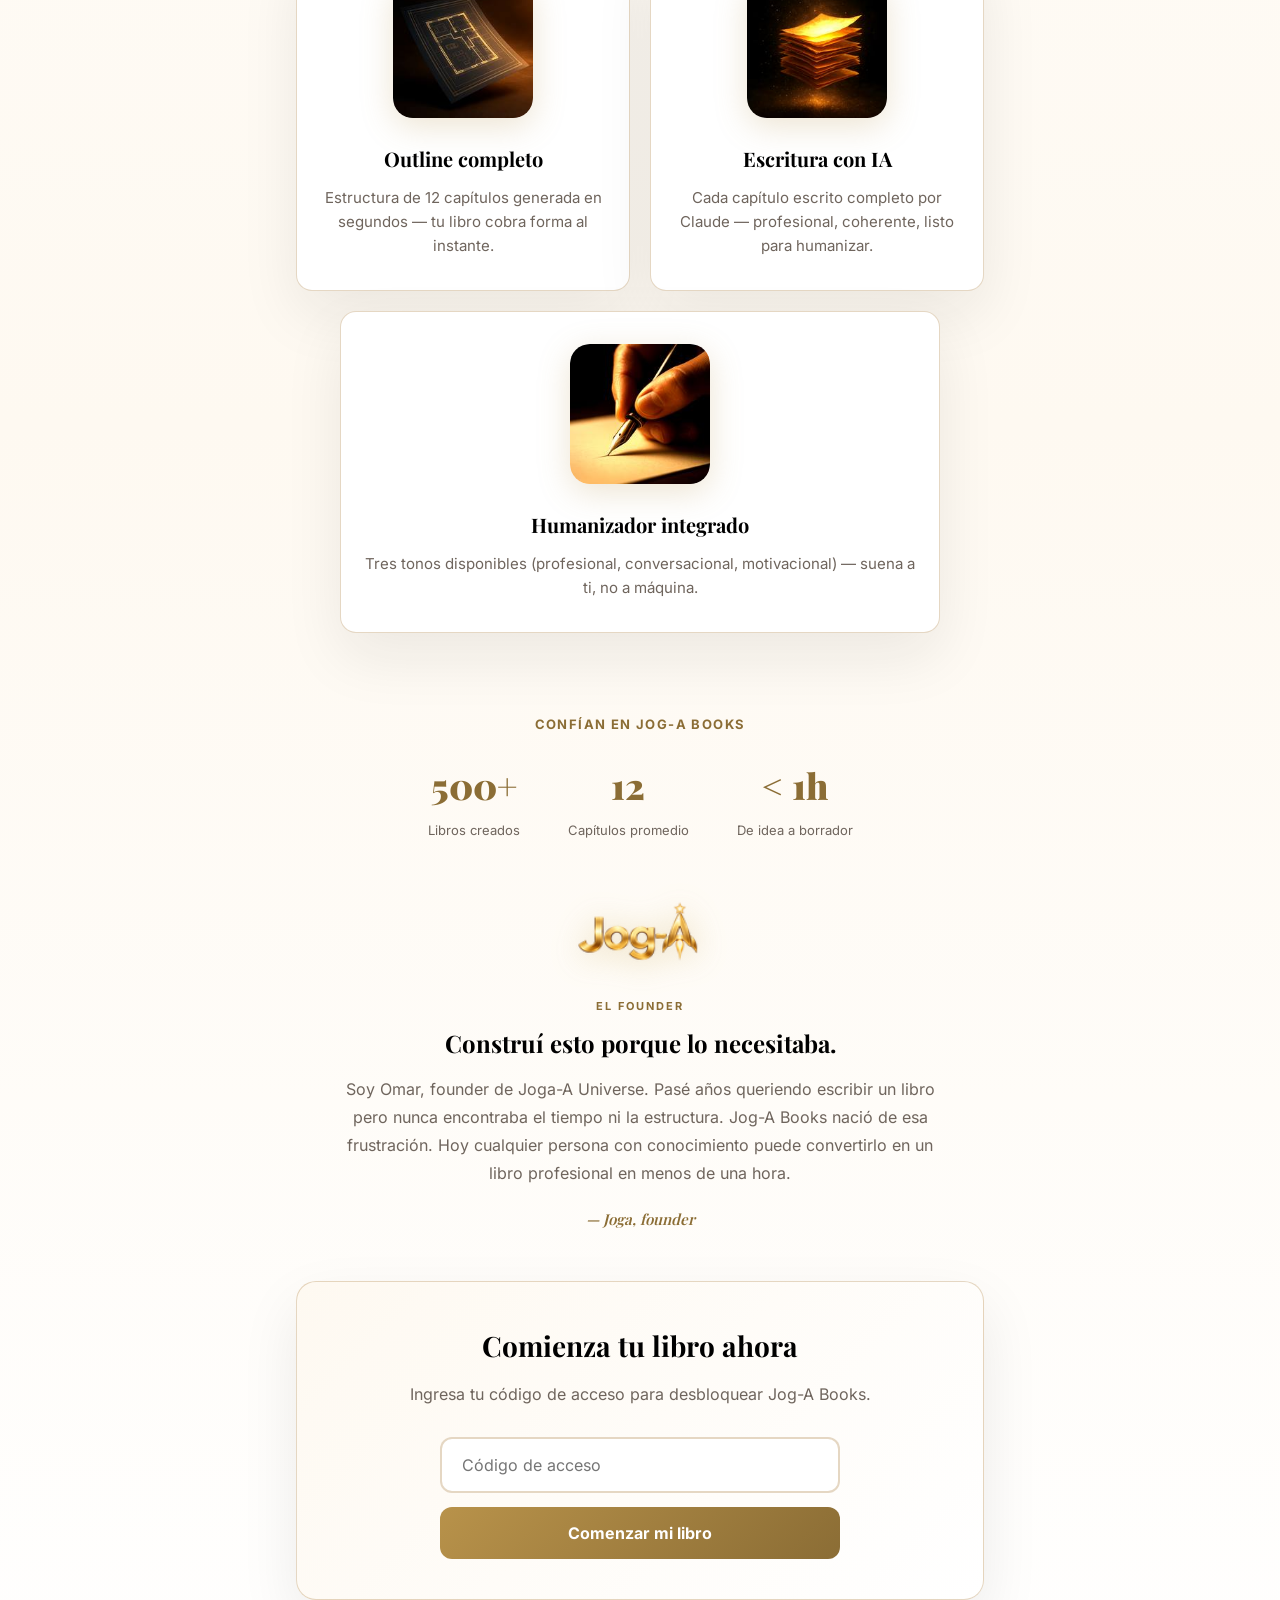
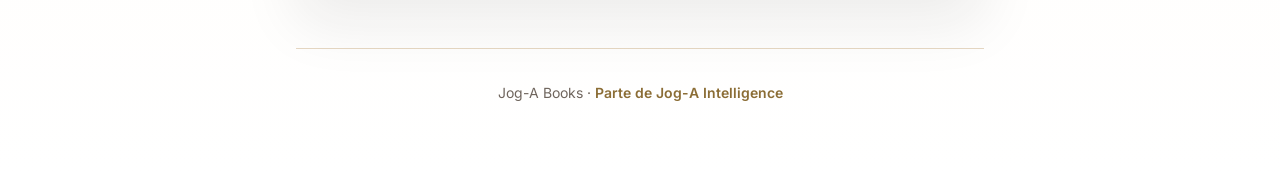
<file: edit.html>
<!DOCTYPE html>
<html lang="es">
<head>
  <meta charset="UTF-8">
  <meta name="viewport" content="width=device-width, initial-scale=1.0">
  <title>Jog-A Books · Edit</title>
  <link href="https://fonts.googleapis.com/css2?family=Inter:ital,wght@0,300;0,400;0,500;0,600;0,700;0,800;0,900;1,300;1,400&display=swap" rel="stylesheet">
  <style>
    *,*::before,*::after{margin:0;padding:0;box-sizing:border-box}
    :root{
      --bg:#F2F2F7;
      --surface:#FFFFFF;
      --surface2:#F8F8F8;
      --border:rgba(0,0,0,.08);
      --ink:#1C1C1E;
      --ink2:#3A3A3C;
      --ink3:#636366;
      --ink4:#AEAEB2;
      --ai-purple:#7B61FF;
      --ai-pink:#C960FF;
      --ai-rose:#FF6B9D;
      --ai-blue:#4FC3F7;
      --aig:linear-gradient(135deg,#7B61FF 0%,#C960FF 50%,#FF6B9D 100%);
      --aig-btn:linear-gradient(135deg,#6A51E8,#B048EE,#F05090);
      --r:16px;--r-sm:10px;--r-xs:8px;
      --sh:0 1px 3px rgba(0,0,0,.06),0 2px 8px rgba(0,0,0,.04);
      --sh-md:0 4px 16px rgba(0,0,0,.08),0 1px 4px rgba(0,0,0,.04);
      --sans:'Inter',-apple-system,BlinkMacSystemFont,system-ui,sans-serif;
    }
    html{scroll-behavior:smooth}
    body{background:var(--bg);color:var(--ink);font-family:var(--sans);min-height:100vh;-webkit-font-smoothing:antialiased;text-rendering:optimizeLegibility}

    /* NAV */
    nav{
      position:sticky;top:0;z-index:200;height:48px;
      display:flex;align-items:center;justify-content:space-between;
      padding:0 24px;
      background:rgba(242,242,247,.8);
      backdrop-filter:saturate(180%) blur(20px);
      -webkit-backdrop-filter:saturate(180%) blur(20px);
      border-bottom:1px solid var(--border);
    }
    .nav-left{display:flex;align-items:center;gap:8px}
    .nav-logo{
      width:28px;height:28px;border-radius:7px;
      background:var(--aig);
      display:flex;align-items:center;justify-content:center;
      flex-shrink:0;
    }
    .nav-logo svg{width:14px;height:14px;fill:#fff}
    .nav-title{font-size:14px;font-weight:600;color:var(--ink);letter-spacing:-.3px}
    .nav-sep{color:var(--ink4);font-size:13px;margin:0 2px}
    .nav-sub{font-size:14px;font-weight:400;color:var(--ink3);letter-spacing:-.2px}
    .nav-right{display:flex;align-items:center;gap:8px}
    .lang-pill{
      background:rgba(0,0,0,.05);border:none;
      color:var(--ink3);padding:5px 12px;
      border-radius:20px;cursor:pointer;
      font-family:var(--sans);font-size:12px;font-weight:600;
      letter-spacing:.5px;transition:background .2s;
    }
    .lang-pill:hover{background:rgba(0,0,0,.09)}

    /* HERO */
    .hero{
      background:linear-gradient(180deg,#0A0A0F 0%,#12101A 60%,#0A0A0F 100%);
      padding:72px 24px 0;
      text-align:center;
      position:relative;overflow:hidden;
    }
    /* ambient glow */
    .hero::before{
      content:'';position:absolute;
      top:-30%;left:50%;transform:translateX(-50%);
      width:900px;height:600px;border-radius:50%;
      background:radial-gradient(ellipse,rgba(123,97,255,.14) 0%,rgba(201,96,255,.06) 40%,transparent 70%);
      pointer-events:none;
    }
    .hero::after{
      content:'';position:absolute;
      top:10%;right:-10%;
      width:400px;height:400px;border-radius:50%;
      background:radial-gradient(circle,rgba(255,107,157,.06) 0%,transparent 65%);
      pointer-events:none;
    }

    .hero-eyebrow{
      position:relative;z-index:2;
      display:inline-flex;align-items:center;gap:8px;
      background:rgba(255,255,255,.06);border:1px solid rgba(255,255,255,.1);
      color:rgba(255,255,255,.65);
      padding:7px 16px;border-radius:100px;
      font-size:12px;font-weight:500;letter-spacing:.4px;
      margin-bottom:28px;backdrop-filter:blur(8px);
    }
    .eyebrow-dot{
      width:6px;height:6px;border-radius:50%;flex-shrink:0;
      background:var(--aig);
    }

    .hero-h{
      position:relative;z-index:2;
      font-size:clamp(46px,7vw,84px);
      font-weight:800;letter-spacing:-3px;line-height:.95;
      color:#FAFAFA;margin-bottom:20px;
    }
    .hero-h .grad{
      background:var(--aig);
      -webkit-background-clip:text;-webkit-text-fill-color:transparent;
      background-clip:text;
    }

    .hero-p{
      position:relative;z-index:2;
      font-size:18px;font-weight:400;
      color:rgba(255,255,255,.45);
      line-height:1.6;max-width:440px;
      margin:0 auto 52px;letter-spacing:-.2px;
    }

    /* VIDEO */
    .video-wrap{
      position:relative;z-index:2;
      max-width:880px;margin:0 auto;
      border-radius:20px 20px 0 0;
      overflow:hidden;
      border:1px solid rgba(255,255,255,.06);
      border-bottom:none;
      box-shadow:
        0 -4px 60px rgba(123,97,255,.15),
        0 40px 100px rgba(0,0,0,.6),
        inset 0 1px 0 rgba(255,255,255,.08);
    }
    .video-ratio{position:relative;padding-top:56.25%;background:#000;overflow:hidden}
    .video-ratio video{
      position:absolute;inset:0;width:100%;height:100%;
      object-fit:cover;
      border-radius:0;
    }
    .vid-overlay{
      position:absolute;inset:0;
      background:linear-gradient(0deg,rgba(10,10,15,.7) 0%,transparent 40%,transparent 60%,rgba(10,10,15,.2) 100%);
      pointer-events:none;z-index:1;
    }
    .vid-badge{
      position:absolute;bottom:16px;left:50%;transform:translateX(-50%);
      z-index:2;
      display:inline-flex;align-items:center;gap:6px;
      background:rgba(10,10,15,.7);border:1px solid rgba(255,255,255,.1);
      backdrop-filter:blur(12px);
      color:rgba(255,255,255,.55);
      padding:6px 14px;border-radius:20px;
      font-size:11px;font-weight:500;letter-spacing:.4px;
    }
    .vid-pulse{width:6px;height:6px;border-radius:50%;background:#FF6B9D;animation:pulse 2s infinite}
    @keyframes pulse{0%,100%{opacity:1;transform:scale(1)}50%{opacity:.4;transform:scale(1.6)}}

    /* CONTENT */
    .content{background:var(--bg);padding:44px 20px 80px;max-width:1000px;margin:0 auto}

    /* STEPS */
    .steps{
      display:flex;background:var(--surface);
      border:1px solid var(--border);border-radius:var(--r);
      overflow:hidden;margin-bottom:36px;
      box-shadow:var(--sh);
    }
    .s{
      flex:1;padding:14px 8px;text-align:center;
      border-right:1px solid var(--border);
      transition:background .2s;cursor:default;
    }
    .s:last-child{border-right:none}
    .s.active{background:var(--ink)}
    .s-icon{font-size:15px;margin-bottom:3px;display:block;line-height:1.3}
    .s-label{font-size:11px;font-weight:600;color:var(--ink4);letter-spacing:-.1px}
    .s.active .s-label{color:rgba(255,255,255,.75)}
    @media(max-width:560px){.steps{flex-direction:column}.s{border-right:none;border-bottom:1px solid var(--border);display:flex;align-items:center;gap:10px;text-align:left;padding:12px 16px}.s:last-child{border-bottom:none}.s-icon{margin-bottom:0}}

    /* LABEL ROW */
    .lrow{display:flex;align-items:center;gap:10px;margin-bottom:12px}
    .lrow-text{font-size:13px;font-weight:600;color:var(--ink2);letter-spacing:-.2px;white-space:nowrap}
    .lrow-line{flex:1;height:1px;background:var(--border)}

    /* CHIPS */
    .chips{display:flex;flex-wrap:wrap;gap:7px;margin-bottom:24px}
    .chip{
      padding:8px 15px;border-radius:20px;
      font-size:13px;font-weight:500;cursor:pointer;
      border:1px solid var(--border);
      background:var(--surface);color:var(--ink3);
      font-family:var(--sans);letter-spacing:-.1px;
      transition:all .18s;box-shadow:var(--sh);
    }
    .chip.on{background:var(--ink);color:#fff;border-color:transparent;box-shadow:0 2px 8px rgba(0,0,0,.15)}
    .chip:hover:not(.on){border-color:rgba(0,0,0,.14)}

    /* ACTIONS */
    .actions{display:flex;flex-wrap:wrap;gap:8px;margin-bottom:20px}
    .btn-ai{
      background:var(--aig);color:#fff;border:none;
      padding:13px 26px;border-radius:var(--r-xs);
      font-family:var(--sans);font-size:14px;font-weight:600;letter-spacing:-.2px;
      cursor:pointer;transition:all .22s;
      display:flex;align-items:center;gap:7px;
      box-shadow:0 4px 20px rgba(123,97,255,.3);
    }
    .btn-ai:hover{background:var(--aig-btn);box-shadow:0 6px 28px rgba(123,97,255,.45);transform:translateY(-1px)}
    .btn-ai:disabled{opacity:.4;cursor:not-allowed;transform:none!important;box-shadow:none}
    .btn-ghost{
      background:var(--surface);border:1px solid var(--border);
      color:var(--ink2);padding:13px 20px;border-radius:var(--r-xs);
      font-family:var(--sans);font-size:13px;font-weight:500;cursor:pointer;
      transition:all .18s;box-shadow:var(--sh);letter-spacing:-.1px;
    }
    .btn-ghost:hover{border-color:rgba(0,0,0,.16);background:#FAFAFA}

    /* EDITOR PANES */
    .grid2{display:grid;grid-template-columns:1fr 1fr;gap:14px}
    @media(max-width:680px){.grid2{grid-template-columns:1fr}}

    .pane{
      background:var(--surface);border:1px solid var(--border);
      border-radius:var(--r);overflow:hidden;box-shadow:var(--sh);
    }
    .pane-hd{
      padding:11px 16px;border-bottom:1px solid var(--border);
      display:flex;align-items:center;justify-content:space-between;
      background:var(--surface2);
    }
    .pane-label{font-size:11px;font-weight:600;letter-spacing:.3px;text-transform:uppercase;color:var(--ink4)}
    .pane-label b{color:var(--ink3);font-weight:700}
    .pane-count{font-size:11px;color:var(--ink4);font-variant-numeric:tabular-nums;font-weight:500}

    textarea{
      display:block;width:100%;min-height:300px;
      background:var(--surface);border:none;outline:none;
      color:var(--ink);font-family:var(--sans);
      font-size:14px;line-height:1.78;
      padding:16px;resize:vertical;
      letter-spacing:-.15px;
    }
    textarea::placeholder{color:var(--ink4)}

    .out{
      min-height:300px;padding:16px;
      font-size:14px;line-height:1.78;
      color:var(--ink);white-space:pre-wrap;
      overflow-y:auto;letter-spacing:-.15px;
    }
    .ph{color:var(--ink4)}

    /* STATS */
    .stats{display:flex;gap:10px;margin-top:14px}
    .stat{
      flex:1;background:var(--surface);
      border:1px solid var(--border);border-radius:var(--r-sm);
      padding:14px 16px;box-shadow:var(--sh);
    }
    .stat-n{font-size:24px;font-weight:700;letter-spacing:-1px;color:var(--ink)}
    .stat-n.ai{
      background:var(--aig);
      -webkit-background-clip:text;-webkit-text-fill-color:transparent;
      background-clip:text;
    }
    .stat-l{font-size:10px;font-weight:600;color:var(--ink4);margin-top:3px;letter-spacing:.2px;text-transform:uppercase}

    /* SUGGESTIONS */
    .sugs{
      background:var(--surface);border:1px solid var(--border);
      border-radius:var(--r);margin-top:14px;
      display:none;overflow:hidden;box-shadow:var(--sh);
    }
    .sugs-hd{
      padding:12px 16px;border-bottom:1px solid var(--border);
      display:flex;align-items:center;gap:8px;
      background:var(--surface2);
    }
    .sugs-icon{
      width:18px;height:18px;border-radius:5px;
      background:var(--aig);
      display:flex;align-items:center;justify-content:center;
      font-size:10px;color:#fff;font-weight:700;
    }
    .sugs-title{font-size:11px;font-weight:600;letter-spacing:.3px;text-transform:uppercase;color:var(--ink4)}
    .sugs-body{padding:12px 14px;display:flex;flex-direction:column;gap:8px}
    .sug{
      padding:12px 14px;border-radius:var(--r-xs);
      background:var(--bg);border:1px solid var(--border);
      font-size:13px;color:var(--ink2);line-height:1.65;letter-spacing:-.1px;
    }

    /* SPINNER */
    .spin{
      width:14px;height:14px;
      border:2px solid rgba(255,255,255,.25);
      border-top-color:#fff;
      border-radius:50%;
      animation:sp .65s linear infinite;display:none;
    }
    @keyframes sp{to{transform:rotate(360deg)}}
    .loading .spin{display:block}
    .loading .btn-text{display:none}

    /* TOAST */
    .toast{
      position:fixed;bottom:20px;left:50%;
      transform:translateX(-50%) translateY(60px);
      background:rgba(28,28,30,.88);color:#fff;
      backdrop-filter:blur(20px);-webkit-backdrop-filter:blur(20px);
      padding:9px 18px;border-radius:20px;
      font-size:13px;font-weight:500;letter-spacing:-.1px;
      opacity:0;transition:all .38s cubic-bezier(.16,1,.3,1);
      z-index:300;pointer-events:none;white-space:nowrap;
      box-shadow:0 8px 32px rgba(0,0,0,.2);
    }
    .toast.show{opacity:1;transform:translateX(-50%) translateY(0)}
  </style>
</head>
<body>

<!-- NAV -->
<nav>
  <div class="nav-left">
    <div class="nav-logo">
      <svg viewBox="0 0 14 14"><path d="M7 1L8.5 5H13L9.5 7.5L10.8 12L7 9.5L3.2 12L4.5 7.5L1 5H5.5Z"/></svg>
    </div>
    <span class="nav-title">Jog‑A Books</span>
    <span class="nav-sep">/</span>
    <span class="nav-sub" data-t="navSub">Edit</span>
  </div>
  <div class="nav-right">
    <button class="lang-pill" id="lt" onclick="toggleLang()">EN</button>
  </div>
</nav>

<!-- HERO -->
<div class="hero">
  <div class="hero-eyebrow">
    <div class="eyebrow-dot"></div>
    <span data-t="eyebrow">Impulsado por IA</span>
  </div>
  <h1 class="hero-h">
    <span data-t="h1a">Edita tu</span><br>
    <span class="grad" data-t="h1b">libro con IA</span>
  </h1>
  <p class="hero-p" data-t="herop">Corrige gramática, perfecciona el estilo y eleva la claridad de cada palabra.</p>

  <!-- VIDEO -->
  <div class="video-wrap">
    <div class="video-ratio">
      <video autoplay muted loop playsinline preload="auto">
        <source src="hero-video.mp4" type="video/mp4">
      </video>
      <div class="vid-overlay"></div>
      <div class="vid-badge">
        <div class="vid-pulse"></div>
        <span data-t="vidBadge">Generado con Higgsfield AI</span>
      </div>
    </div>
  </div>
</div>

<!-- CONTENT -->
<div class="content">

  <!-- STEPS -->
  <div class="steps">
    <div class="s active"><span class="s-icon">✏️</span><span class="s-label">Edit</span></div>
    <div class="s"><span class="s-icon">📐</span><span class="s-label">Format</span></div>
    <div class="s"><span class="s-icon">🎨</span><span class="s-label">Cover</span></div>
    <div class="s"><span class="s-icon">🔊</span><span class="s-label">Audio</span></div>
    <div class="s"><span class="s-icon">🎬</span><span class="s-label">Motion</span></div>
  </div>

  <!-- OPTIONS -->
  <div class="lrow">
    <span class="lrow-text" data-t="opLabel">Tipo de corrección</span>
    <div class="lrow-line"></div>
  </div>
  <div class="chips">
    <button class="chip on" data-val="grammar" onclick="tc(this)" data-t="c1">Gramática</button>
    <button class="chip on" data-val="style" onclick="tc(this)" data-t="c2">Estilo</button>
    <button class="chip on" data-val="clarity" onclick="tc(this)" data-t="c3">Claridad</button>
    <button class="chip" data-val="formal" onclick="tc(this)" data-t="c4">Tono formal</button>
    <button class="chip" data-val="casual" onclick="tc(this)" data-t="c5">Tono casual</button>
    <button class="chip" data-val="concise" onclick="tc(this)" data-t="c6">Más conciso</button>
    <button class="chip" data-val="expand" onclick="tc(this)" data-t="c7">Expandir</button>
  </div>

  <!-- ACTIONS -->
  <div class="actions">
    <button class="btn-ai" id="editBtn" onclick="runEdit()">
      <span class="btn-text" data-t="btnEdit">✦ Corregir con IA</span>
      <div class="spin"></div>
    </button>
    <button class="btn-ghost" onclick="copyResult()" data-t="btnCopy">Copiar</button>
    <button class="btn-ghost" onclick="clearAll()" data-t="btnClear">Limpiar</button>
  </div>

  <!-- EDITOR -->
  <div class="grid2">
    <div class="pane">
      <div class="pane-hd">
        <span class="pane-label" data-t="pIn">Texto <b>original</b></span>
        <span class="pane-count" id="wc">0 palabras</span>
      </div>
      <textarea id="txt" data-t-ph="ph" placeholder="Pega aquí tu texto..." oninput="wcount()"></textarea>
    </div>
    <div class="pane">
      <div class="pane-hd">
        <span class="pane-label" data-t="pOut">Texto <b>corregido</b></span>
        <span class="pane-count" id="wcOut">—</span>
      </div>
      <div class="out" id="out"><span class="ph" data-t="outPh">El texto corregido aparecerá aquí...</span></div>
    </div>
  </div>

  <!-- STATS -->
  <div class="stats" id="stats" style="display:none">
    <div class="stat"><div class="stat-n" id="sO">0</div><div class="stat-l" data-t="sl1">Original</div></div>
    <div class="stat"><div class="stat-n ai" id="sC">0</div><div class="stat-l" data-t="sl2">Corregido</div></div>
    <div class="stat"><div class="stat-n" id="sX">0</div><div class="stat-l" data-t="sl3">Cambios</div></div>
  </div>

  <!-- SUGERENCIAS -->
  <div class="sugs" id="sugs">
    <div class="sugs-hd">
      <div class="sugs-icon">✦</div>
      <span class="sugs-title" data-t="sugsTitle">Sugerencias de la IA</span>
    </div>
    <div class="sugs-body" id="sugsList"></div>
  </div>

</div>

<div class="toast" id="toast"></div>

<script src="./assets/common.js"></script>
<script>
try { if (localStorage.getItem("jogaBooks_licensed") !== "true") location.replace("./index.html"); } catch (e) {}
// v2 (books-edit-21sep-v2, plan Cambio B): edit.html llamaba directo a un Worker viejo (joga-ai) con un
// prompt armado en el navegador; ahora usa jbCallWorker('/editar', ...) de assets/common.js, que apunta a
// WORKER_URL (joga-books) y deja el prompt del lado del servidor (worker.js).
// v2 (books-edit-21sep-v2, plan Change B): edit.html used to call an old Worker (joga-ai) directly with a
// prompt built in the browser; it now uses jbCallWorker('/editar', ...) from assets/common.js, which points
// at WORKER_URL (joga-books) and keeps the prompt server-side (worker.js).
var MAX_TEXTO_EDITAR=20000; // mismo tope que MAX_TEXTO en worker.js — avisar ANTES de llamar, sin gastar la llamada / same cap as MAX_TEXTO in worker.js — warn BEFORE calling, without spending the call
// data-val del chip -> lista blanca de opciones del Worker (OPCIONES_EDITAR en worker.js). / chip data-val -> the Worker's options whitelist (OPCIONES_EDITAR in worker.js).
var OPCIONES_MAP={grammar:'gramatica',style:'estilo',clarity:'claridad',formal:'formal',casual:'casual',concise:'conciso',expand:'expandir'};
var S={
  es:{
    navSub:'Edit',eyebrow:'Impulsado por IA',
    h1a:'Edita tu',h1b:'libro con IA',
    herop:'Corrige gramática, perfecciona el estilo y eleva la claridad de cada palabra.',
    vidBadge:'Generado con Higgsfield AI',
    opLabel:'Tipo de corrección',
    c1:'Gramática',c2:'Estilo',c3:'Claridad',c4:'Tono formal',c5:'Tono casual',c6:'Más conciso',c7:'Expandir',
    btnEdit:'✦ Corregir con IA',btnCopy:'Copiar',btnClear:'Limpiar',
    pIn:'Texto original',pOut:'Texto corregido',
    ph:'Pega aquí tu texto con errores...',
    outPh:'El texto corregido aparecerá aquí...',
    sl1:'Palabras orig.',sl2:'Palabras corr.',sl3:'Caracteres',
    sugsTitle:'Sugerencias de la IA',
    tCopy:'Copiado al portapapeles',tClear:'Texto limpiado',
    tEmpty:'Escribe algo primero',
    tThink:'Analizando con IA...',
    genErr:'No se pudo editar el texto. Intenta de nuevo.',
    limiteDiario:'Llegaste a tu límite de hoy. Vuelve mañana.',
    limiteMensual:'El servicio alcanzó su límite del mes. Vuelve el día 1.',
    textoLargo:'El texto es demasiado largo para editar (máximo 20 000 caracteres). Acórtalo e intenta de nuevo.',
    tiempoAgotado:'Tardó demasiado y se cortó. Vuelve a intentarlo.',
    sinConexion:'Se perdió la conexión con el servicio. Revisa tu internet e intenta de nuevo.',
    respuestaIncompleta:'La respuesta llegó incompleta. Intenta de nuevo.',
    capituloLargo:'El texto salió más largo de lo que cabe y se cortó. Vuelve a intentarlo.',
    respuestaVacia:'La IA devolvió una respuesta vacía. Intenta de nuevo.',
    iaSaturada:'El servicio de IA está saturado ahora mismo. Espera un momento e intenta de nuevo.'
  },
  en:{
    navSub:'Edit',eyebrow:'Powered by AI',
    h1a:'Edit your',h1b:'book with AI',
    herop:'Fix grammar, refine style and elevate the clarity of every word.',
    vidBadge:'Generated with Higgsfield AI',
    opLabel:'Correction type',
    c1:'Grammar',c2:'Style',c3:'Clarity',c4:'Formal tone',c5:'Casual tone',c6:'More concise',c7:'Expand',
    btnEdit:'✦ Edit with AI',btnCopy:'Copy',btnClear:'Clear',
    pIn:'Original text',pOut:'Corrected text',
    ph:'Paste your text here...',
    outPh:'Corrected text will appear here...',
    sl1:'Orig. words',sl2:'Corr. words',sl3:'Characters',
    sugsTitle:'AI Suggestions',
    tCopy:'Copied to clipboard',tClear:'Text cleared',
    tEmpty:'Write something first',
    tThink:'Analyzing with AI...',
    genErr:'Could not edit the text. Try again.',
    limiteDiario:"You've reached today's limit. Come back tomorrow.",
    limiteMensual:'The service reached its monthly limit. Come back on the 1st.',
    textoLargo:'The text is too long to edit (20,000 characters max). Shorten it and try again.',
    tiempoAgotado:'It took too long and was cut off. Try again.',
    sinConexion:'Lost connection to the service. Check your internet and try again.',
    respuestaIncompleta:'The response arrived incomplete. Try again.',
    capituloLargo:'The text came out longer than fits and was cut off. Try again.',
    respuestaVacia:'The AI returned an empty response. Try again.',
    iaSaturada:'The AI service is overloaded right now. Wait a moment and try again.'
  }
};
// MENOR 1 (Nico; decision de Kimo MD: SI se unifica, regla de oro #3): la llave de idioma pasa a
// jogaBooks_lang (la que usa el resto de la app, AGENTS.md #6), migrando desde la vieja llave local "jaL"
// como respaldo para no perder la preferencia de quien ya la tenia. Antes, si alguien ponia la app en
// ingles en index.html pero nunca tocaba el toggle de esta pantalla, "jaL" salia vacio, se mandaba
// idioma:"es" al Worker y la IA le devolvia el texto en espanol pese a haber elegido ingles.
// MINOR 1 (Nico; Kimo MD's call: YES unify, golden rule #3): the language key moves to jogaBooks_lang
// (the one the rest of the app uses, AGENTS.md #6), migrating from the old local key "jaL" as a fallback
// so whoever already had a preference doesn't lose it. Before, someone who set the app to English in
// index.html but never touched this screen's toggle got an empty "jaL", sent idioma:"es" to the Worker,
// and got their text back in Spanish despite having picked English.
function gl(){
  var v=null;
  try { v=localStorage.getItem('jogaBooks_lang'); if(v==null) v=localStorage.getItem('jaL'); } catch(e){}
  return (v==='es'||v==='en')?v:'es';
}
function t(k){var l=gl();return(S[l]&&S[l][k])||S.es[k]||k}
function toggleLang(){try{localStorage.setItem('jogaBooks_lang',gl()==='es'?'en':'es');}catch(e){}apply()}
var lastCorrWords=null; // MEDIO 2 (Nico): numero de palabras del ultimo texto corregido, para repintar #wcOut con la unidad del idioma vivo al cambiar de idioma / MEDIUM 2 (Nico): word count of the last corrected text, to repaint #wcOut with the live language's unit on a language switch
function apply(){
  document.querySelectorAll('[data-t]').forEach(function(e){e.textContent=t(e.dataset.t)});
  document.querySelectorAll('[data-t-ph]').forEach(function(e){e.placeholder=t(e.getAttribute('data-t-ph'))});
  document.getElementById('lt').textContent=gl()==='es'?'EN':'ES';
  wcount(); // MEDIO 2: ya recalculaba el contador de ENTRADA; ahora tambien repinta el de SALIDA (abajo) — antes el boton EN/ES traducia la etiqueta del panel pero dejaba "6 palabras"/"7 palabras" sin traducir / MEDIUM 2: already recalculated the INPUT counter; now it also repaints the OUTPUT one (below) — before, the EN/ES button translated the panel label but left "6 palabras"/"7 palabras" untranslated
  if(lastCorrWords!=null){
    document.getElementById('wcOut').textContent=lastCorrWords+' '+(gl()==='es'?'palabras':'words');
  }
}
function tc(el){el.classList.toggle('on')}
// getOpts(): valores de la lista blanca del Worker (OPCIONES_MAP), sin repetidos — con chips no hay forma de
// activar el mismo dos veces desde la UI, pero mantiene el mismo criterio que limpiarCuerpo() en worker.js.
// getOpts(): the Worker's whitelist values (OPCIONES_MAP), deduplicated — chips can't be turned on twice from
// the UI, but this keeps the same criterion as limpiarCuerpo() in worker.js.
function getOpts(){
  var vals=Array.from(document.querySelectorAll('.chip.on')).map(function(c){return OPCIONES_MAP[c.dataset.val]||c.dataset.val});
  var vistos={},unicos=[];
  for(var i=0;i<vals.length;i++){ if(!vistos[vals[i]]){ vistos[vals[i]]=true; unicos.push(vals[i]); } }
  return unicos;
}
function wcount(){
  var w=document.getElementById('txt').value.trim().split(/\s+/).filter(Boolean).length;
  document.getElementById('wc').textContent=w+' '+(gl()==='es'?'palabras':'words');
}
function toast(m){var e=document.getElementById('toast');e.textContent=m;e.classList.add('show');setTimeout(function(){e.classList.remove('show')},2200)}
function clearAll(){
  document.getElementById('txt').value='';
  document.getElementById('out').innerHTML='<span class="ph">'+t('outPh')+'</span>';
  document.getElementById('stats').style.display='none';
  document.getElementById('sugs').style.display='none';
  document.getElementById('wc').textContent='0 '+(gl()==='es'?'palabras':'words');
  document.getElementById('wcOut').textContent='—';
  lastCorrWords=null;
  toast(t('tClear'));
}
function copyResult(){
  var tx=document.getElementById('out').innerText;
  if(!tx||tx===t('outPh')){toast(t('tEmpty'));return}
  navigator.clipboard.writeText(tx).then(function(){toast(t('tCopy'))});
}
async function runEdit(){
  var text=document.getElementById('txt').value.trim();
  if(!text){toast(t('tEmpty'));return}
  if(text.length>MAX_TEXTO_EDITAR){toast(t('textoLargo'));return} // mismo tope que MAX_TEXTO en worker.js, avisa antes de llamar (0 llamadas al Worker) / same cap as MAX_TEXTO in worker.js, warns before calling (0 calls to the Worker)
  var o=getOpts(),l=gl();
  var btn=document.getElementById('editBtn');
  btn.disabled=true;btn.classList.add('loading');
  document.getElementById('out').innerHTML='<span class="ph">'+t('tThink')+'</span>';
  document.getElementById('sugs').style.display='none';
  try{
    var r=await jbCallWorker('/editar',{texto:text,idioma:l,opciones:o}); // idioma: mismos valores 'es'/'en' que usa el resto de la app para book.idioma (ver wizard.html) / idioma: same 'es'/'en' values the rest of the app uses for book.idioma (see wizard.html)
    var corr=r.contenido||'';
    if(!corr)throw new Error('empty_response');
    document.getElementById('out').textContent=corr;
    var w1=text.trim().split(/\s+/).filter(Boolean).length;
    var w2=corr.trim().split(/\s+/).filter(Boolean).length;
    lastCorrWords=w2;
    document.getElementById('wcOut').textContent=w2+' '+(l==='es'?'palabras':'words');
    document.getElementById('sO').textContent=w1;
    document.getElementById('sC').textContent=w2;
    document.getElementById('sX').textContent=Math.abs(text.length-corr.length);
    document.getElementById('stats').style.display='flex';
    var sugs=r.sugerencias||[];
    if(sugs.length){
      document.getElementById('sugsList').innerHTML=sugs.map(function(ln){return'<div class="sug">'+jbEsc(ln)+'</div>'}).join(''); // jbEsc: texto viene de la IA via el Worker, no confiar a ciegas (mismo criterio que wizard.html) / jbEsc: text comes from the AI via the Worker, never trust it blindly (same rule wizard.html follows)
      document.getElementById('sugs').style.display='block';
    }
  }catch(e){
    var table=S[gl()]||S.es;
    document.getElementById('out').innerHTML='<span class="ph">'+(jbLimitMessage(e,table)||(table.genErr+jbCodigoTecnico(e)))+'</span>'; // errores reales del Worker, no "Error al procesar" generico (mismo patron que editor.html:160) / real Worker errors, not a generic "Error al procesar" (same pattern as editor.html:160)
  }finally{btn.disabled=false;btn.classList.remove('loading')}
}
apply();
</script>
</body>
</html>
</file>
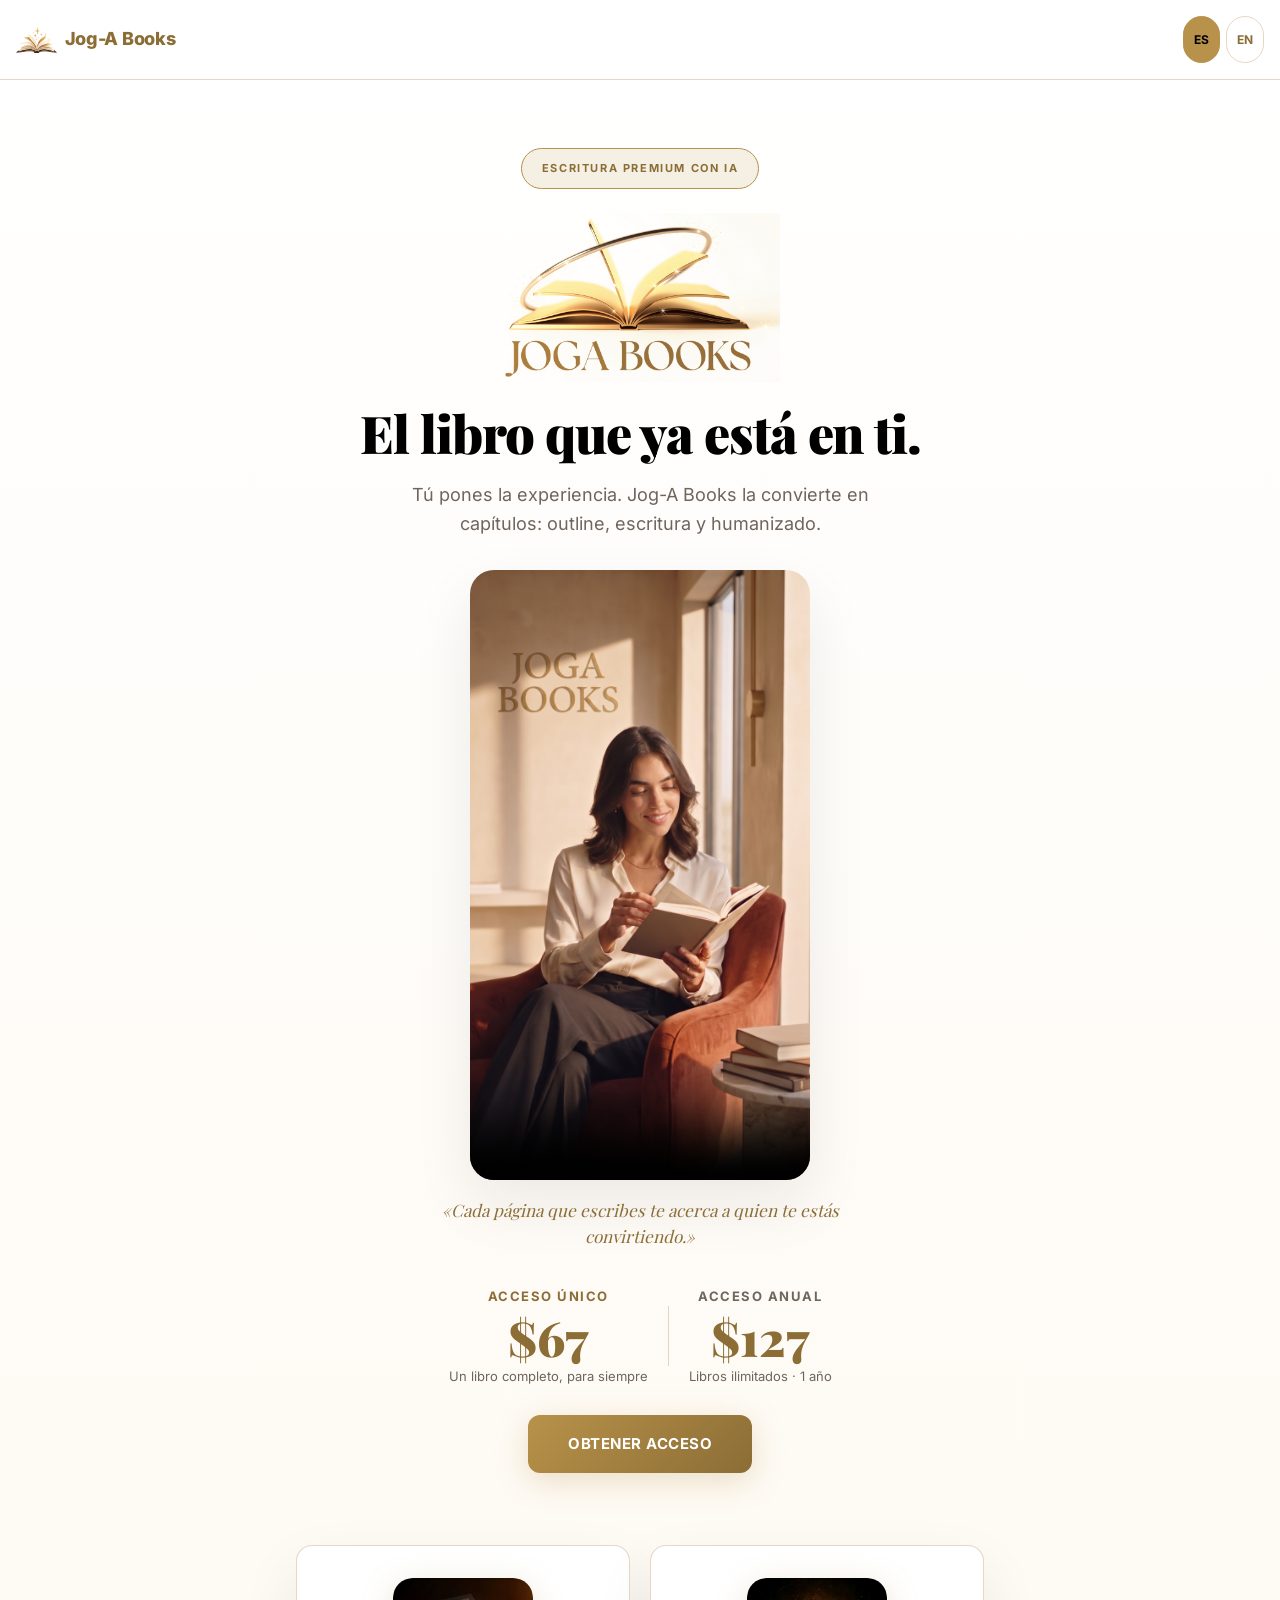
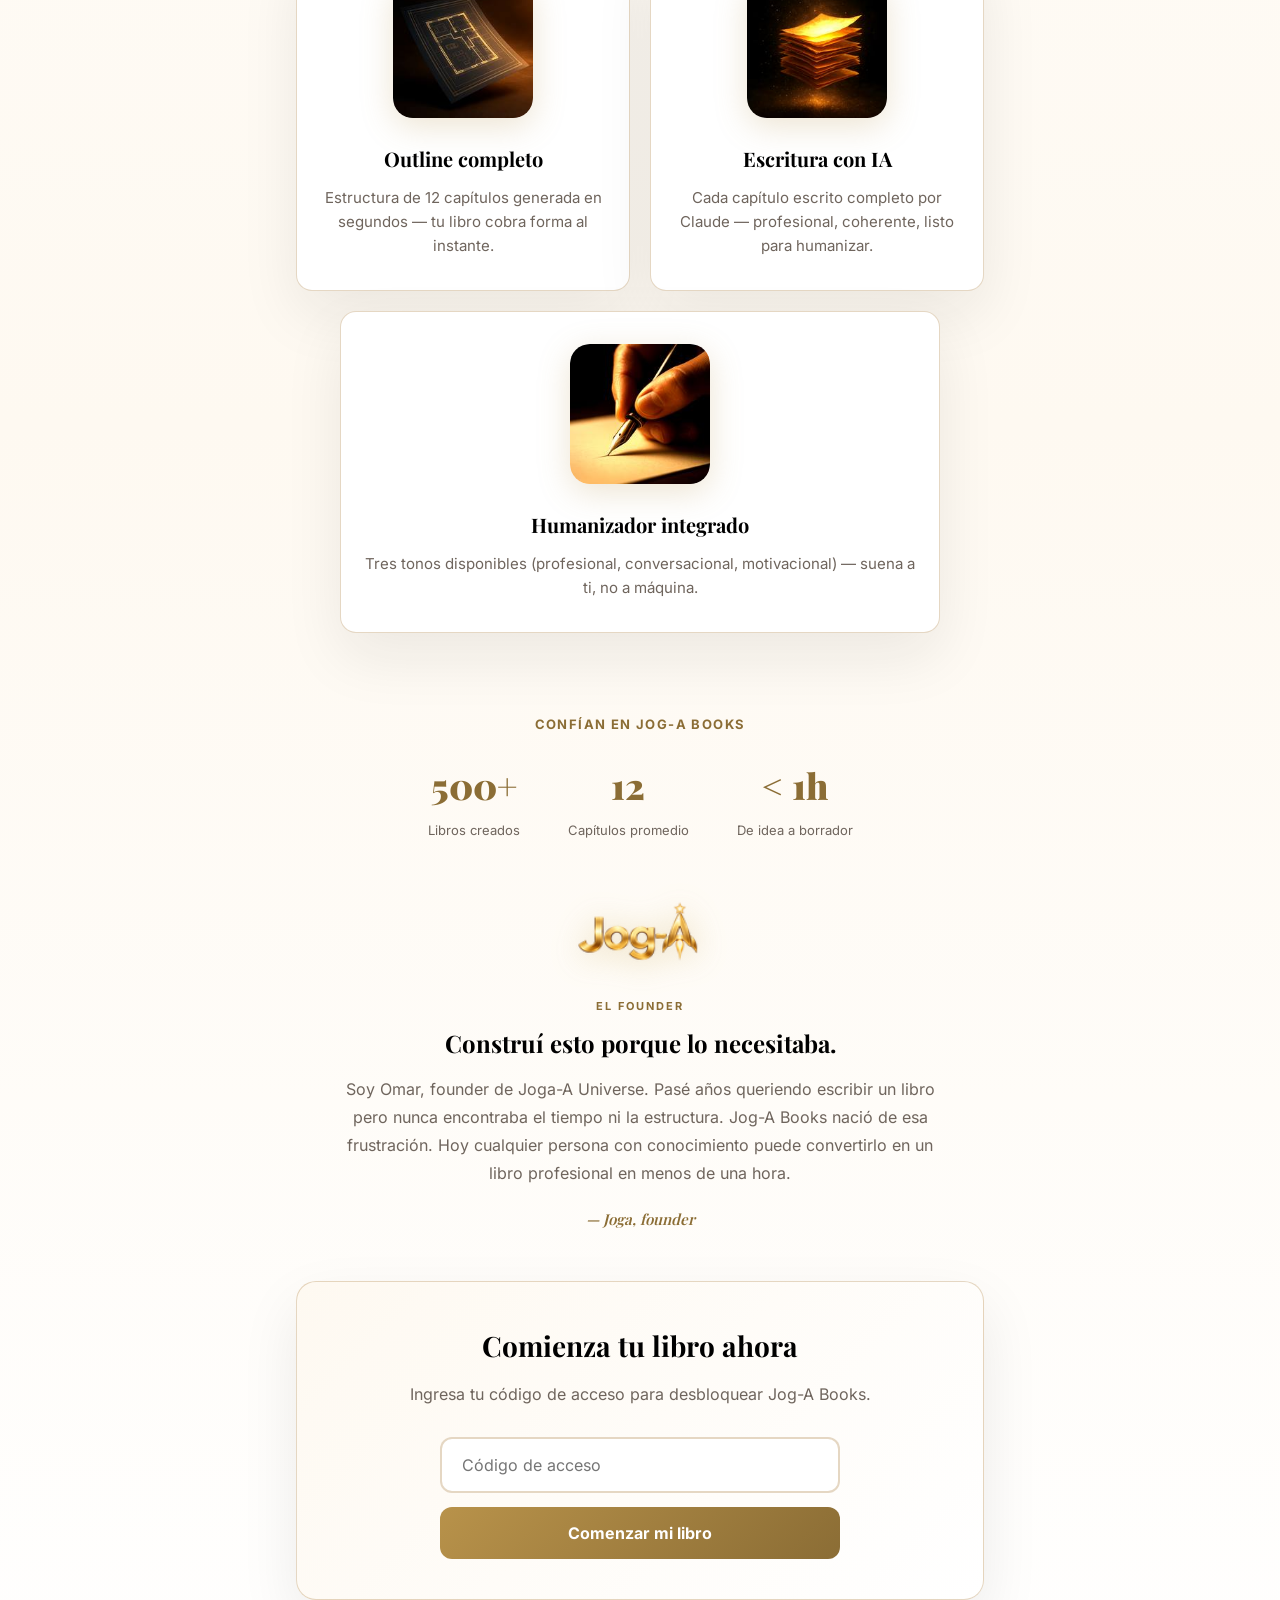
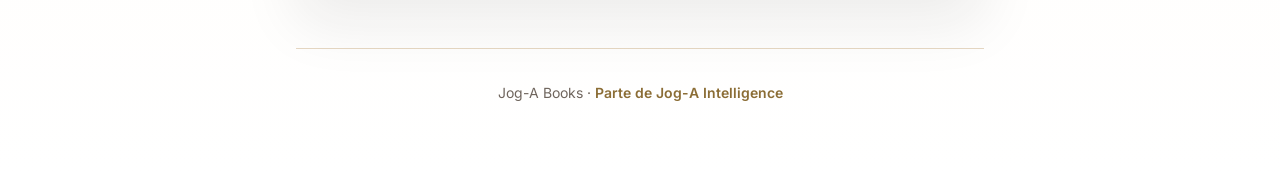
<file: editor.html>
<!DOCTYPE html>
<html lang="es">
<head>
<meta charset="UTF-8">
<meta name="viewport" content="width=device-width, initial-scale=1, viewport-fit=cover">
<title>Jog-A Books — Editor</title>
<meta name="theme-color" content="#b8924a">
<link rel="manifest" href="./assets/manifest.json">
<link rel="icon" type="image/png" sizes="32x32" href="./assets/favicon-32.png"> <!-- v24: la pestana no tenia icono / v24: the tab had no icon -->
<link rel="apple-touch-icon" href="./assets/apple-touch-icon.png">
<link rel="stylesheet" href="./assets/styles.css">
<style>
  .editor-layout{display:block}
  @media (min-width:768px){ .editor-layout{display:grid;grid-template-columns:220px 1fr;gap:20px;max-width:960px;margin:0 auto} }
  @media (min-width:768px){ .editor-layout > #editorMain{margin-left:0;margin-right:0} } /* v2 (M3): .container trae margin:0 auto, que en grid no se estira (352/720px = 51% vacio) */
  #sidebar{display:flex;gap:8px;overflow-x:auto;padding:12px 16px}
  @media (min-width:768px){ #sidebar{display:block;overflow:visible;padding:16px 0} }
  .chap-item{flex:0 0 auto;display:flex;align-items:center;gap:8px;padding:8px 10px;border-radius:8px;border:1px solid transparent;font-size:13px;white-space:nowrap;color:var(--muted)}
  .chap-item.active{background:var(--accent-soft);color:var(--text);border-color:var(--accent-text)} /* v13 (tarea 3): antes background:var(--surface) sobre un fondo casi identico, 1.01:1 (invisible) — resto directo del diseno oscuro. Ahora fondo tintado + borde en --accent-text (4.80:1 contra la pagina, pasa el 3:1 no-textual de WCAG 1.4.11), mismo lenguaje "seleccion dorada" que ya usan las tarjetas del wizard */
  @media (min-width:768px){ .chap-item{white-space:normal;margin-bottom:4px} }
  .toggle-row{display:flex;gap:8px;margin:12px 0}
  .toggle-btn{flex:1;padding:14px 8px;border-radius:999px;border:1px solid var(--border);background:var(--surface);color:var(--muted);font-size:13px;font-weight:700} /* v11: pildora ("Forma"); alto ~44px tactil sin cambio */
  .toggle-btn.on{border-color:var(--accent);color:var(--accent-text)}
  .toggle-btn:disabled{opacity:.45;cursor:not-allowed} /* v3 (N4): igual que .btn-ghost:disabled — antes "Humanizado" deshabilitado se veia igual que no-seleccionado */
  .back-link{text-decoration:none;color:inherit;font-size:14px;display:inline-block;padding:11px 0} /* v4 (R1): 10px daba 43.8 (0.2 corto), 11px cierra el hueco */
</style>
</head>
<body>
<header class="header">
  <a href="./app.html" class="back-link" data-i18n="back"></a>
  <div id="bookProgress" class="label"></div>
  <div class="lang-switch">
    <button class="lang-btn" id="langEs" aria-label="Cambiar a español / Switch to Spanish">ES</button>
    <button class="lang-btn" id="langEn" aria-label="Cambiar a inglés / Switch to English">EN</button>
  </div>
</header>
<div class="editor-layout">
  <nav id="sidebar"></nav>
  <main class="container" id="editorMain" style="max-width:none"></main>
</div>
<div id="toast" role="status" aria-live="polite"></div>

<script src="./assets/i18n.js"></script>
<script src="./assets/common.js"></script>
<script>
"use strict";
(function () { // v2 (m3): IIFE + return si no hay libro, asi location.replace() detiene el script (antes seguia y tronaba con TypeError)
var i18n = {
  es: { title: "Jog-A Books — Editor", back: "← Mis libros", generate: "Generar con IA", writing: "Escribiendo capítulo... suele tardar un minuto",
    humanizer: "HUMANIZADOR", tones: { profesional: "Profesional", conversacional: "Conversacional", motivacional: "Motivacional" },
    humanize: "Humanizar texto", humanizing: "Humanizando... suele tardar un minuto", viewOriginal: "Original", viewHuman: "Humanizado",
    save: "Guardar capítulo", saved: "Capítulo guardado.", prev: "← Cap anterior", next: "Cap siguiente →", finish: "Terminaste el libro — ir a exportar →",
    genErr: "No se pudo generar el capítulo. Intenta de nuevo.", humErr: "No se pudo humanizar. Intenta de nuevo.",
    pickTone: "Elige un tono para humanizar.",
    capituloLargo: "El capítulo salió más largo de lo que cabe y se cortó. Vuelve a intentarlo.", respuestaVacia: "La IA devolvió una respuesta vacía. Intenta de nuevo.", iaSaturada: "El servicio de IA está saturado ahora mismo. Espera un momento e intenta de nuevo.", 
    tiempoAgotado: "Tardó demasiado y se cortó. Vuelve a intentarlo.", sinConexion: "Se perdió la conexión con el servicio. Revisa tu internet e intenta de nuevo.", respuestaIncompleta: "La respuesta llegó incompleta. Intenta de nuevo.", 
    limiteDiario: "Llegaste a tu límite de hoy. Vuelve mañana.",
    limiteMensual: "El servicio alcanzó su límite del mes. Vuelve el día 1.",
    textoLargo: "El texto es demasiado largo para humanizar. Acórtalo e intenta de nuevo." },
  en: { title: "Jog-A Books — Editor", back: "← My books", generate: "Generate with AI", writing: "Writing chapter... usually takes about a minute",
    humanizer: "HUMANIZER", tones: { profesional: "Professional", conversacional: "Conversational", motivacional: "Motivational" },
    humanize: "Humanize text", humanizing: "Humanizing... usually takes about a minute", viewOriginal: "Original", viewHuman: "Humanized",
    save: "Save chapter", saved: "Chapter saved.", prev: "← Previous chapter", next: "Next chapter →", finish: "You finished the book — go export →",
    genErr: "Could not generate the chapter. Try again.", humErr: "Could not humanize. Try again.",
    pickTone: "Pick a tone to humanize.",
    capituloLargo: "The chapter came out longer than fits and was cut off. Try again.", respuestaVacia: "The AI returned an empty response. Try again.", iaSaturada: "The AI service is overloaded right now. Wait a moment and try again.", 
    tiempoAgotado: "It took too long and was cut off. Try again.", sinConexion: "Lost connection to the service. Check your internet and try again.", respuestaIncompleta: "The response arrived incomplete. Try again.", 
    limiteDiario: "You've reached today's limit. Come back tomorrow.",
    limiteMensual: "The service reached its monthly limit. Come back on the 1st.",
    textoLargo: "The text is too long to humanize. Shorten it and try again." }
};
var t = jogaI18n(i18n);
try { if (localStorage.getItem("jogaBooks_licensed") !== "true") location.replace("./index.html"); } catch (e) {}

var bookId = new URLSearchParams(location.search).get("id");
var book = jbGetBook(bookId);
if (!book) { location.replace("./app.html"); return; }

var E = { current: book.outline[0] ? book.outline[0].num : 1, view: "original", tone: "" };

function capData(num) { return book.capitulos[num] || { original: "", humanizado: "", tono: "" }; }

function recomputeProgress() {
  var caps = book.outline.map(function (c) { return capData(c.num); });
  book.progreso = caps.filter(function (c) { return c.original; }).length;
}

function renderSidebar() {
  var wrap = document.getElementById("sidebar");
  wrap.innerHTML = "";
  book.outline.forEach(function (cap) {
    var cd = capData(cap.num);
    var icon = "○";
    if (cap.num === E.current) icon = "▶";
    else if (cd.humanizado) icon = "◆"; // v25.2 (Nico v24.4 MEDIO 1): rombo en vez de emoji, misma familia que el circulo y el triangulo de arriba. Es INDICADOR DE ESTADO, no adorno: no se puede quitar sin sustituto. / v25.2 (Nico v24.4 MEDIUM 1): diamond instead of emoji, same family as the circle and triangle above. It is a STATE INDICATOR, not decoration: it cannot be dropped without a replacement.
    else if (cd.original) icon = "●"; // v25.2: circulo lleno = capitulo escrito, frente al circulo vacio de pendiente. / v25.2: filled circle = chapter written, against the hollow circle for pending.
    var item = document.createElement("div");
    item.className = "chap-item" + (cap.num === E.current ? " active" : "");
    item.innerHTML = "<span>" + icon + "</span><span>" + cap.num + ". " + jbEsc(cap.nombre) + "</span>";
    item.addEventListener("click", function () { E.current = cap.num; E.view = "original"; E.tone = ""; renderAll(); });
    wrap.appendChild(item);
  });
}

function renderMain() {
  var table = t.table();
  var cap = book.outline.find(function (c) { return c.num === E.current; });
  var cd = capData(cap.num);
  var main = document.getElementById("editorMain");
  var body = "";
  if (!cd.original) {
    body = '<button class="btn btn-primary btn-block" id="genBtn">' + table.generate + "</button>";
  } else {
    body =
      '<div class="toggle-row"><button class="toggle-btn' + (E.view === "original" ? " on" : "") + '" id="viewOrig">' + table.viewOriginal + '</button>' +
      '<button class="toggle-btn' + (E.view === "humanizado" ? " on" : "") + '" id="viewHuman" ' + (cd.humanizado ? "" : "disabled") + '>' + table.viewHuman + "</button></div>" +
      '<textarea class="input" id="chapText">' + jbEsc(E.view === "humanizado" ? cd.humanizado : cd.original) + "</textarea>" +
      '<div class="card" style="margin-top:16px"><p class="label">' + table.humanizer + '</p>' +
      '<div class="grid-2" style="margin-top:10px"><button class="tone-btn' + (E.tone === "profesional" ? " on-profesional" : "") + '" data-tone="profesional" aria-pressed="' + (E.tone === "profesional") + '">' + table.tones.profesional + '</button>' +
      '<button class="tone-btn' + (E.tone === "conversacional" ? " on-conversacional" : "") + '" data-tone="conversacional" aria-pressed="' + (E.tone === "conversacional") + '">' + table.tones.conversacional + '</button>' +
      '<button class="tone-btn' + (E.tone === "motivacional" ? " on-motivacional" : "") + '" data-tone="motivacional" aria-pressed="' + (E.tone === "motivacional") + '" style="grid-column:1/-1">' + table.tones.motivacional + "</button></div>" +
      '<button class="btn btn-primary btn-block" style="margin-top:12px" id="humBtn">' + table.humanize + "</button></div>" +
      '<button class="btn btn-primary btn-block" style="margin-top:16px" id="saveBtn">' + table.save + "</button>";
  }
  var idx = book.outline.findIndex(function (c) { return c.num === E.current; });
  var prevCap = book.outline[idx - 1], nextCap = book.outline[idx + 1];
  body += '<div style="display:flex;gap:10px;margin-top:20px">' +
    '<button class="btn btn-ghost" id="prevBtn" ' + (prevCap ? "" : "disabled") + '>' + table.prev + '</button>' +
    (nextCap ? '<button class="btn btn-ghost" style="flex:1" id="nextBtn">' + table.next + "</button>" : "") +
    "</div>" +
    (!nextCap && cd.original ? '<a class="btn btn-primary btn-block" style="margin-top:10px;text-decoration:none;display:block;text-align:center" href="./export.html?id=' + encodeURIComponent(bookId) + '">' + table.finish + "</a>" : "");
  main.innerHTML = '<h2 class="section-title">' + (cap.num + ". " + jbEsc(cap.nombre)) + "</h2>" + '<div style="margin-top:14px">' + body + "</div>";
  wireMain(cap, cd, prevCap, nextCap);
}

// v29: el orbe en el editor. Se quita al fallar; al tener exito renderAll() repinta y desaparece solo.
// / v29: the orb in the editor. Removed on failure; on success renderAll() repaints and it goes.
function jbMostrarOrbe(etiqueta) {
  var v = document.getElementById("jbOrbeVivo");
  if (!etiqueta) { if (v && v.parentNode) v.parentNode.removeChild(v); return; }
  if (v) return;
  var main = document.getElementById("editorMain");
  if (!main) return;
  var d = document.createElement("div");
  d.id = "jbOrbeVivo";
  d.innerHTML = jbOrbeHTML(etiqueta, "");
  main.insertBefore(d, main.firstChild);
}

function wireMain(cap, cd, prevCap, nextCap) {
  var table = t.table();
  var genBtn = document.getElementById("genBtn");
  if (genBtn) genBtn.addEventListener("click", async function () {
    genBtn.disabled = true; genBtn.textContent = table.writing; jbMostrarOrbe(table.writing); // v29
    try {
      var r = await jbCallWorker("/capitulo", { titulo_libro: book.titulo, nombre_capitulo: cap.nombre, num: cap.num, nicho: book.nicho, audiencia: book.audiencia, idioma: book.idioma });
      book.capitulos[cap.num] = { original: r.contenido || "", humanizado: "", tono: "" };
      recomputeProgress(); book.fechaEdicion = jbToday(); jbUpsertBook(book);
      renderAll();
    } catch (e) { jbMostrarOrbe(false); jbToast(jbLimitMessage(e, table) || (table.genErr + jbCodigoTecnico(e)), "error"); genBtn.disabled = false; genBtn.textContent = table.generate; } // v16 (tarea 3): limite_diario/limite_mensual muestran su propio texto
  });
  var vo = document.getElementById("viewOrig"), vh = document.getElementById("viewHuman");
  if (vo) vo.addEventListener("click", function () { E.view = "original"; renderMain(); });
  if (vh) vh.addEventListener("click", function () { E.view = "humanizado"; renderMain(); });
  document.querySelectorAll(".tone-btn").forEach(function (b) {
    b.addEventListener("click", function () { E.tone = b.getAttribute("data-tone"); renderMain(); });
  });
  var humBtn = document.getElementById("humBtn");
  if (humBtn) humBtn.addEventListener("click", async function () {
    if (!E.tone) { jbToast(table.pickTone, "error"); return; }
    var textNow = document.getElementById("chapText").value;
    humBtn.disabled = true; humBtn.textContent = table.humanizing; jbMostrarOrbe(table.humanizing); // v29
    try {
      var r = await jbCallWorker("/humanizar", { texto: textNow, tono: E.tone, idioma: book.idioma });
      book.capitulos[cap.num].humanizado = r.contenido || ""; book.capitulos[cap.num].tono = E.tone;
      book.fechaEdicion = jbToday(); jbUpsertBook(book);
      E.view = "humanizado"; renderMain();
    } catch (e) { jbMostrarOrbe(false); jbToast(jbLimitMessage(e, table) || (table.humErr + jbCodigoTecnico(e)), "error"); humBtn.disabled = false; humBtn.textContent = table.humanize; } // v16 (tarea 3): idem genBtn
  });
  var saveBtn = document.getElementById("saveBtn");
  if (saveBtn) saveBtn.addEventListener("click", function () {
    var val = document.getElementById("chapText").value;
    if (E.view === "humanizado") book.capitulos[cap.num].humanizado = val; else book.capitulos[cap.num].original = val;
    recomputeProgress(); book.fechaEdicion = jbToday(); jbUpsertBook(book);
    jbToast(table.saved, "success"); renderAll();
  });
  var prevBtn = document.getElementById("prevBtn"), nextBtn = document.getElementById("nextBtn");
  if (prevBtn) prevBtn.addEventListener("click", function () { if (prevCap) { E.current = prevCap.num; E.view = "original"; E.tone = ""; renderAll(); } });
  if (nextBtn) nextBtn.addEventListener("click", function () { if (nextCap) { E.current = nextCap.num; E.view = "original"; E.tone = ""; renderAll(); } });
}

function renderAll() {
  document.getElementById("bookProgress").textContent = book.progreso + "/" + book.total;
  renderSidebar();
  renderMain();
}
document.addEventListener("jogaLangChange", renderAll);
renderAll();

if ("serviceWorker" in navigator) {
  window.addEventListener("load", function () { navigator.serviceWorker.register("./sw.js").catch(function () {}); });
}
})();
</script>
</body>
</html>
</file>
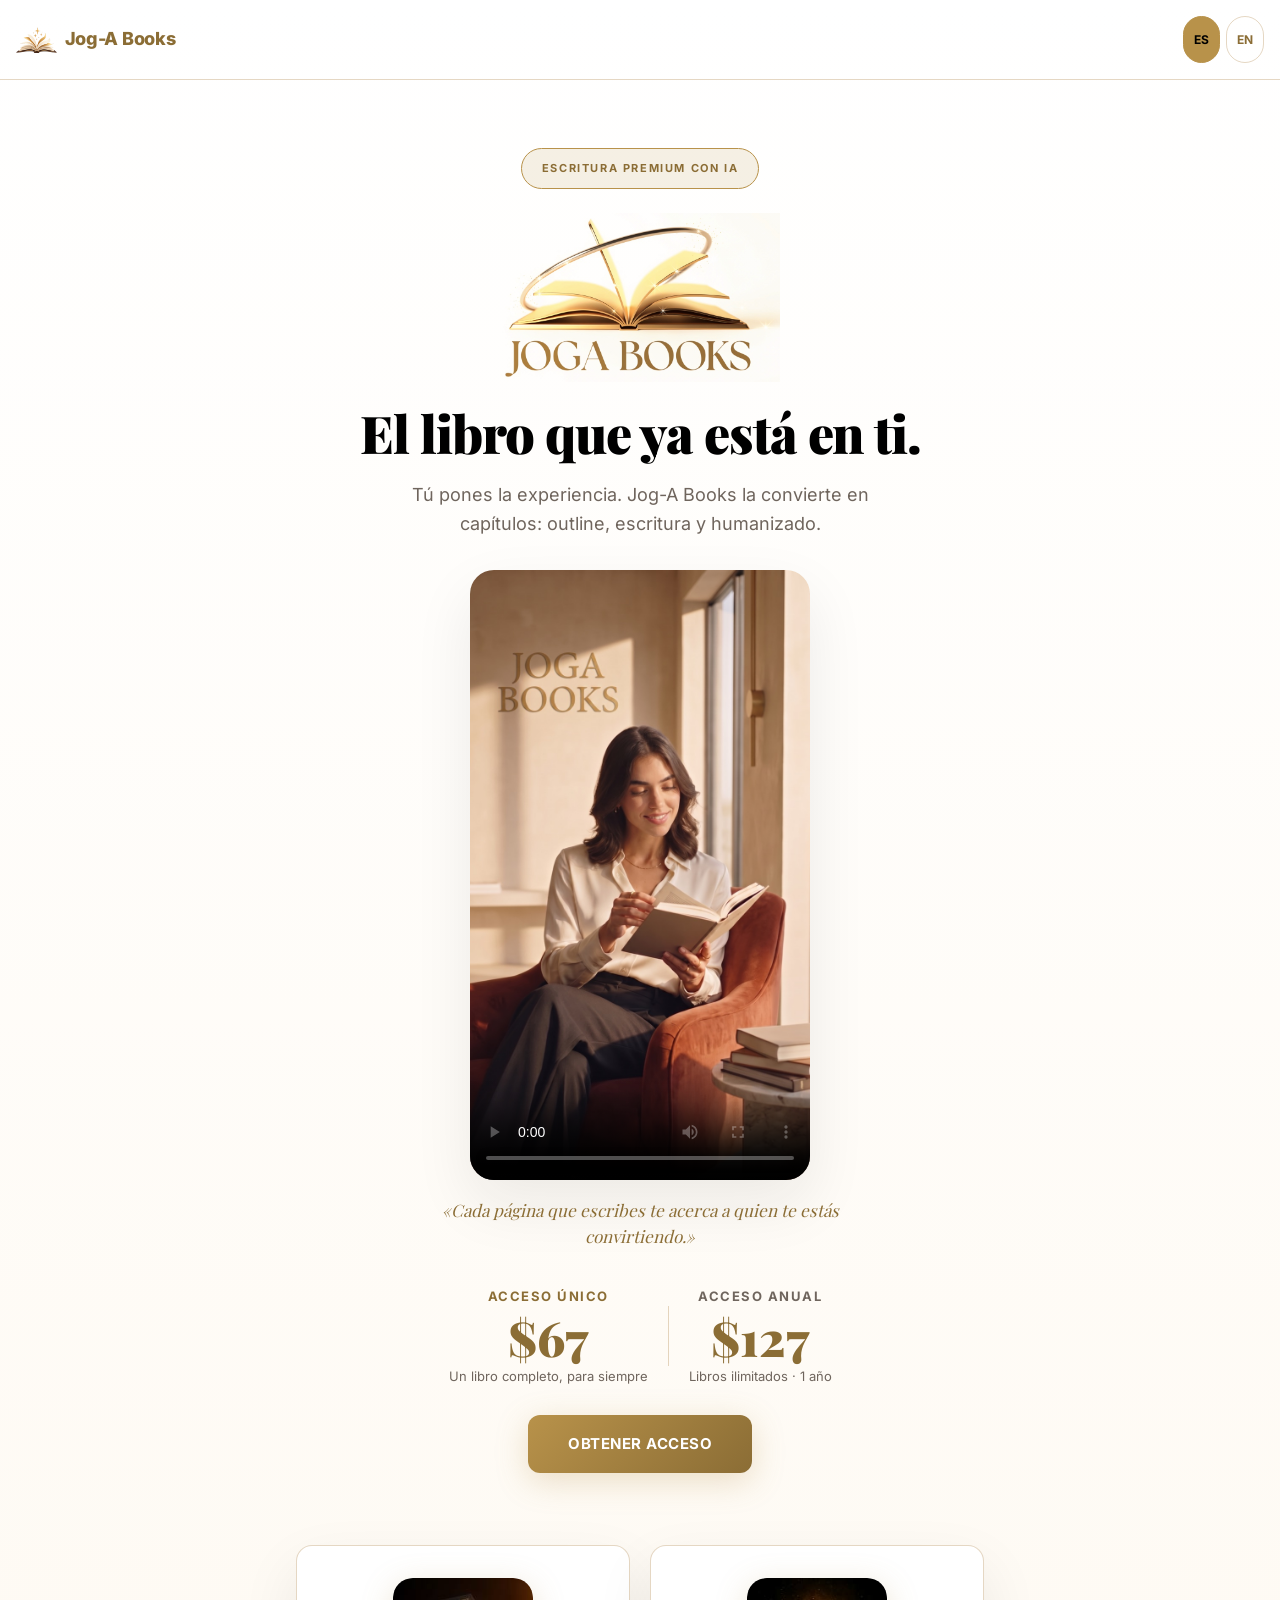
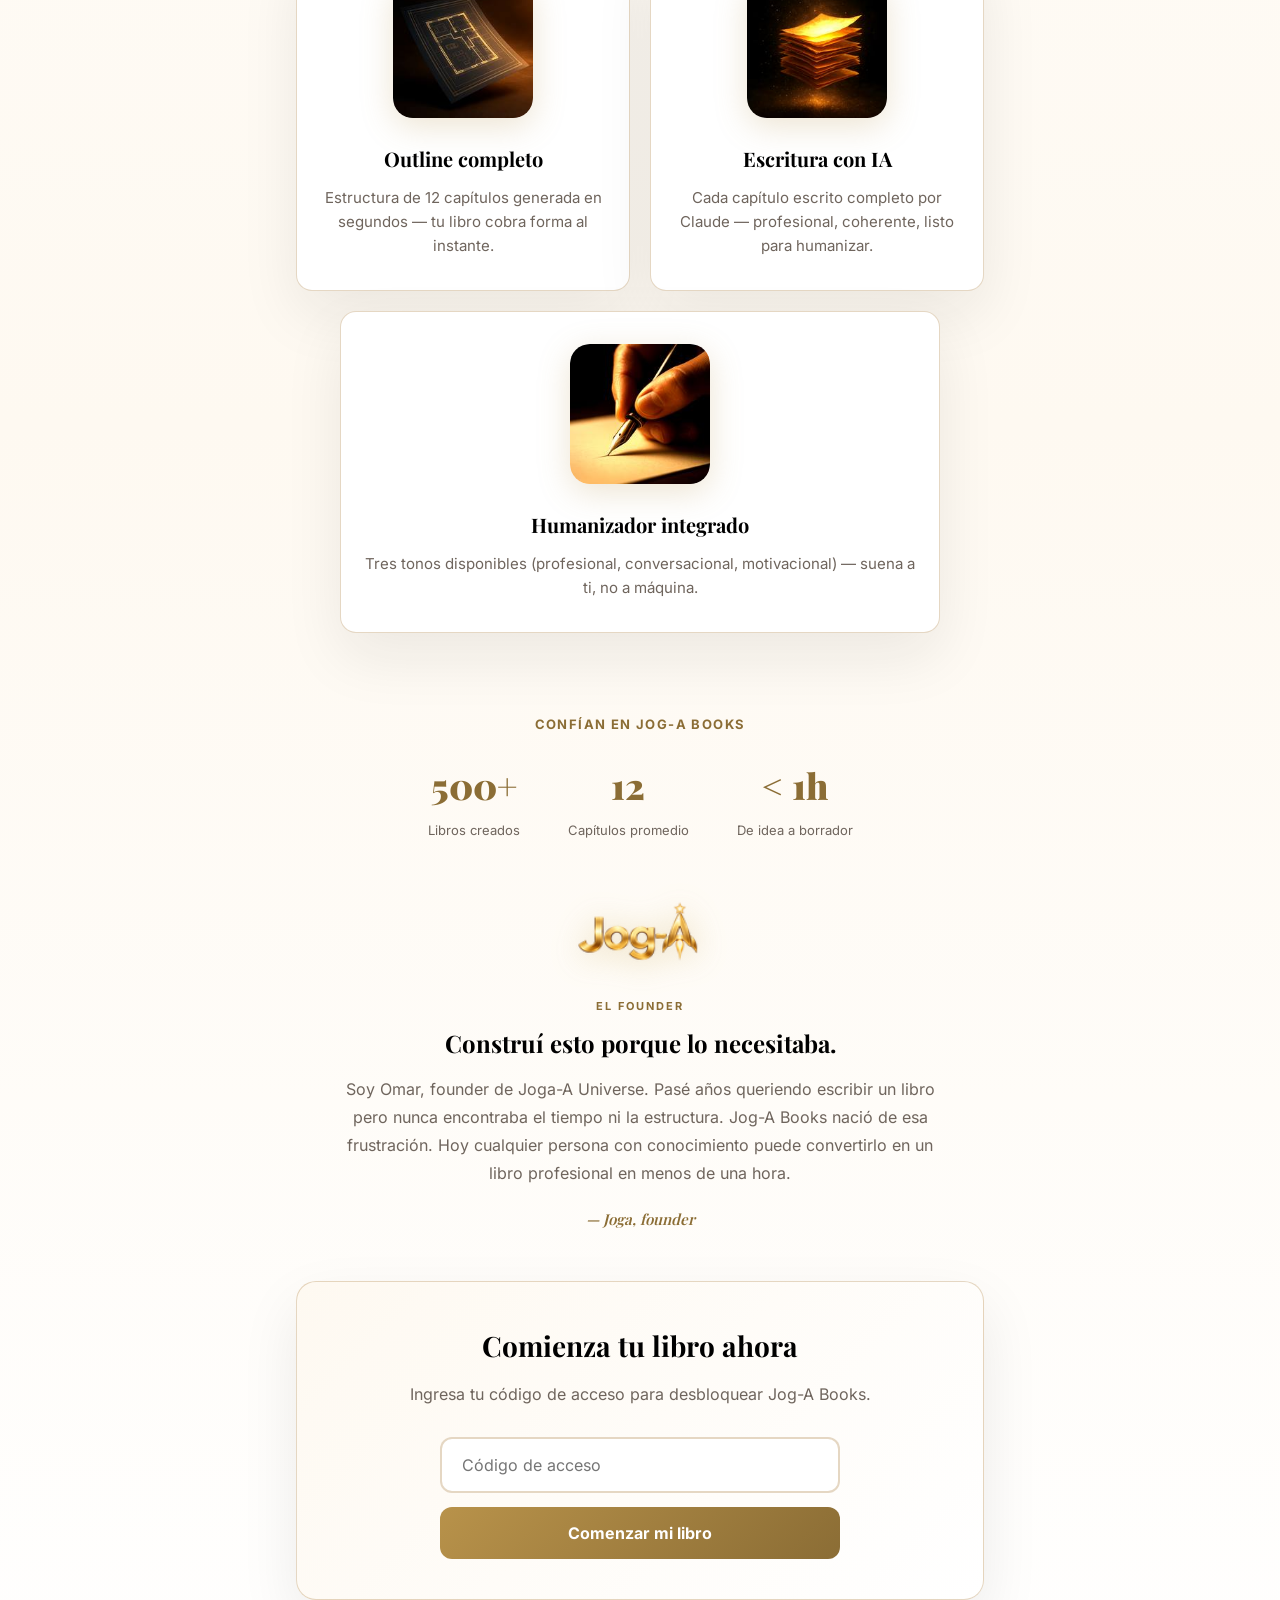
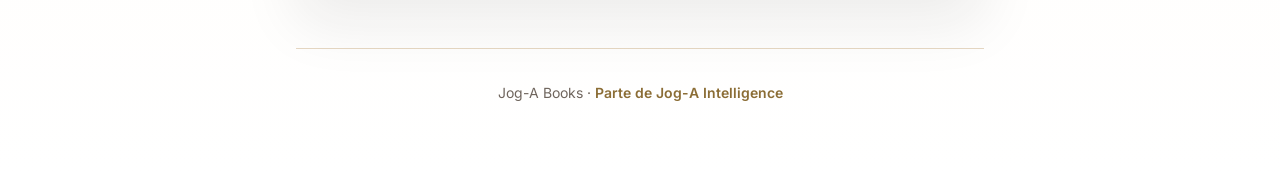
<file: export.html>
<!DOCTYPE html>
<html lang="es">
<head>
<meta charset="UTF-8">
<meta name="viewport" content="width=device-width, initial-scale=1, viewport-fit=cover">
<title>Jog-A Books — Exportar</title>
<meta name="theme-color" content="#b8924a">
<link rel="manifest" href="./assets/manifest.json">
<link rel="icon" type="image/png" sizes="32x32" href="./assets/favicon-32.png"> <!-- v24: la pestana no tenia icono / v24: the tab had no icon -->
<link rel="apple-touch-icon" href="./assets/apple-touch-icon.png">
<link rel="stylesheet" href="./assets/styles.css">
<style>
  #toc li{margin-bottom:6px}
  #toc a{color:var(--accent-text);text-decoration:none;font-size:14px;display:inline-block;padding:14px 0} /* v2 (m5): alto tactil, antes ~17px */
  .chapter-block{margin-top:24px}
  .chapter-block h3{color:var(--accent-text);font-size:16px}
  .chapter-block p{white-space:pre-wrap;margin-top:8px}
  .back-link{text-decoration:none;color:inherit;font-size:14px;display:inline-block;padding:11px 0} /* v4 (R1): 10px daba 43.8 (0.2 corto), 11px cierra el hueco */
</style>
</head>
<body>
<header class="header">
  <a href="./app.html" class="back-link" data-i18n="back"></a>
  <div class="lang-switch">
    <button class="lang-btn" id="langEs" aria-label="Cambiar a español / Switch to Spanish">ES</button>
    <button class="lang-btn" id="langEn" aria-label="Cambiar a inglés / Switch to English">EN</button>
  </div>
</header>
<main class="container">
  <h1 class="hero-title" id="bookTitle" style="font-size:24px"></h1>
  <p class="muted" id="bookSubtitle" style="margin-top:6px"></p>
  <p class="label" style="margin-top:10px" id="bookMeta"></p>

  <div class="card" style="margin-top:20px">
    <p class="label" data-i18n="toc"></p>
    <ol id="toc" style="margin-top:10px;padding-left:20px"></ol>
  </div>

  <div style="display:flex;flex-direction:column;gap:10px;margin-top:20px">
    <button class="btn btn-primary" id="copyBtn" data-i18n="copyBtn"></button>
    <button class="btn btn-ghost" id="downloadBtn" data-i18n="downloadBtn"></button>
    <button class="btn btn-ghost" id="shareBtn" data-i18n="shareBtn"></button>
    <!-- v25: boton para disenar portada en joga-covers (abre en pestana nueva) / v25: cover design button in joga-covers (opens in new tab) -->
    <button class="btn btn-ghost" id="coverBtn" data-i18n="coverBtn"></button>
    <!-- v27: boton guia Amazon KDP / v27: Amazon KDP guide button -->
    <button class="btn btn-ghost" id="kdpBtn" data-i18n="kdpBtn"></button>
  </div>

  <!-- V2: exportar a PDF con jsPDF desde CDN (no implementado en MVP).
       V2: export to PDF with jsPDF from CDN (not implemented in MVP).
       <script src="https://cdnjs.cloudflare.com/ajax/libs/jspdf/2.5.1/jspdf.umd.min.js"></script> -->

  <div id="fullText"></div>
</main>
<div id="toast" role="status" aria-live="polite"></div>

<script src="./assets/i18n.js"></script>
<script src="./assets/common.js"></script>
<script>
"use strict";
(function () { // v2 (m3): IIFE + return si no hay libro, asi location.replace() detiene el script (antes seguia y tronaba con TypeError)
var i18n = {
  es: { title: "Jog-A Books — Exportar", back: "← Mis libros", toc: "Tabla de contenido", copyBtn: "Copiar todo el texto",
    downloadBtn: "Descargar como .txt", shareBtn: "Compartir outline", coverBtn: "Diseñar portada del libro", kdpBtn: "Guía: Publicar en Amazon KDP",
    copied: "Texto copiado.", copyErr: "No se pudo copiar.", shareErr: "No se pudo compartir.",
    empty: "Este capítulo aún no tiene contenido." },
  en: { title: "Jog-A Books — Export", back: "← My books", toc: "Table of contents", copyBtn: "Copy all text",
    downloadBtn: "Download as .txt", shareBtn: "Share outline", coverBtn: "Design book cover", kdpBtn: "Guide: Publish on Amazon KDP",
    copied: "Text copied.", copyErr: "Could not copy.", shareErr: "Could not share.",
    empty: "This chapter has no content yet." }
};
var t = jogaI18n(i18n);
try { if (localStorage.getItem("jogaBooks_licensed") !== "true") location.replace("./index.html"); } catch (e) {}

var bookId = new URLSearchParams(location.search).get("id");
var book = jbGetBook(bookId);
if (!book) { location.replace("./app.html"); return; }

function chapterText(cap) {
  var cd = book.capitulos[cap.num] || {};
  return cd.humanizado || cd.original || "";
}

function fullPlainText() {
  var table = t.table();
  var parts = [book.titulo, "\n\n" + table.toc.toUpperCase() + "\n" + book.outline.map(function (c) { return c.num + ". " + c.nombre; }).join("\n")];
  book.outline.forEach(function (cap) {
    parts.push("\n\n" + cap.num + ". " + cap.nombre + "\n" + (chapterText(cap) || table.empty));
  });
  return parts.join("");
}

function outlinePlainText() {
  return book.titulo + "\n" + book.outline.map(function (c) { return c.num + ". " + c.nombre; }).join("\n");
}

function render() {
  var table = t.table(), lang = t.lang();
  document.getElementById("bookTitle").textContent = book.titulo;
  document.getElementById("bookSubtitle").textContent = book.subtitulo || "";
  document.getElementById("bookMeta").textContent = book.nicho + " · " + book.audiencia + " · " + book.outline.length + (lang === "es" ? " capítulos" : " chapters");
  document.getElementById("toc").innerHTML = book.outline.map(function (c) {
    return '<li><a href="#cap' + c.num + '">' + c.num + ". " + jbEsc(c.nombre) + "</a></li>";
  }).join("");
  document.getElementById("fullText").innerHTML = book.outline.map(function (c) {
    var text = chapterText(c) || table.empty;
    return '<div class="chapter-block" id="cap' + c.num + '"><h3>' + c.num + ". " + jbEsc(c.nombre) + "</h3><p>" + jbEsc(text) + "</p></div>";
  }).join("");
}
document.addEventListener("jogaLangChange", render);
render();

document.getElementById("copyBtn").addEventListener("click", async function () {
  var table = t.table();
  try {
    if (navigator.clipboard) await navigator.clipboard.writeText(fullPlainText());
    else { var ta = document.createElement("textarea"); ta.value = fullPlainText(); document.body.appendChild(ta); ta.select(); document.execCommand("copy"); ta.remove(); }
    jbToast(table.copied, "success");
  } catch (e) { jbToast(table.copyErr, "error"); }
});

document.getElementById("downloadBtn").addEventListener("click", function () {
  var blob = new Blob([fullPlainText()], { type: "text/plain;charset=utf-8" });
  var url = URL.createObjectURL(blob);
  var a = document.createElement("a");
  a.href = url; a.download = (book.titulo || "joga-book").replace(/[^a-z0-9]+/gi, "-") + ".txt";
  document.body.appendChild(a); a.click(); a.remove();
  setTimeout(function () { URL.revokeObjectURL(url); }, 2000);
});

document.getElementById("shareBtn").addEventListener("click", async function () {
  var table = t.table();
  var text = outlinePlainText();
  try {
    if (navigator.share) await navigator.share({ title: book.titulo, text: text });
    else if (navigator.clipboard) { await navigator.clipboard.writeText(text); jbToast(table.copied, "success"); }
  } catch (e) { if (e.name !== "AbortError") jbToast(table.shareErr, "error"); }
});

// v25: boton portada — abre joga-covers en pestana nueva con titulo/subtitulo precargados via URL params
// v25: cover button — opens joga-covers in a new tab with title/subtitle prefilled via URL params
document.getElementById("coverBtn").addEventListener("click", function () {
  var params = new URLSearchParams();
  if (book.titulo) params.set("title", book.titulo);
  if (book.subtitulo) params.set("subtitle", book.subtitulo);
  var url = "https://joga4live.github.io/joga-covers/?" + params.toString();
  window.open(url, "_blank", "noopener,noreferrer");
});

// v27: boton guia Amazon KDP — abre guia completa en pestana nueva / v27: Amazon KDP guide button
document.getElementById("kdpBtn").addEventListener("click", function () {
  window.open("./amazon-kdp-guide.html", "_blank", "noopener,noreferrer");
});

if ("serviceWorker" in navigator) {
  window.addEventListener("load", function () { navigator.serviceWorker.register("./sw.js").catch(function () {}); });
}
})();
</script>
</body>
</html>
</file>
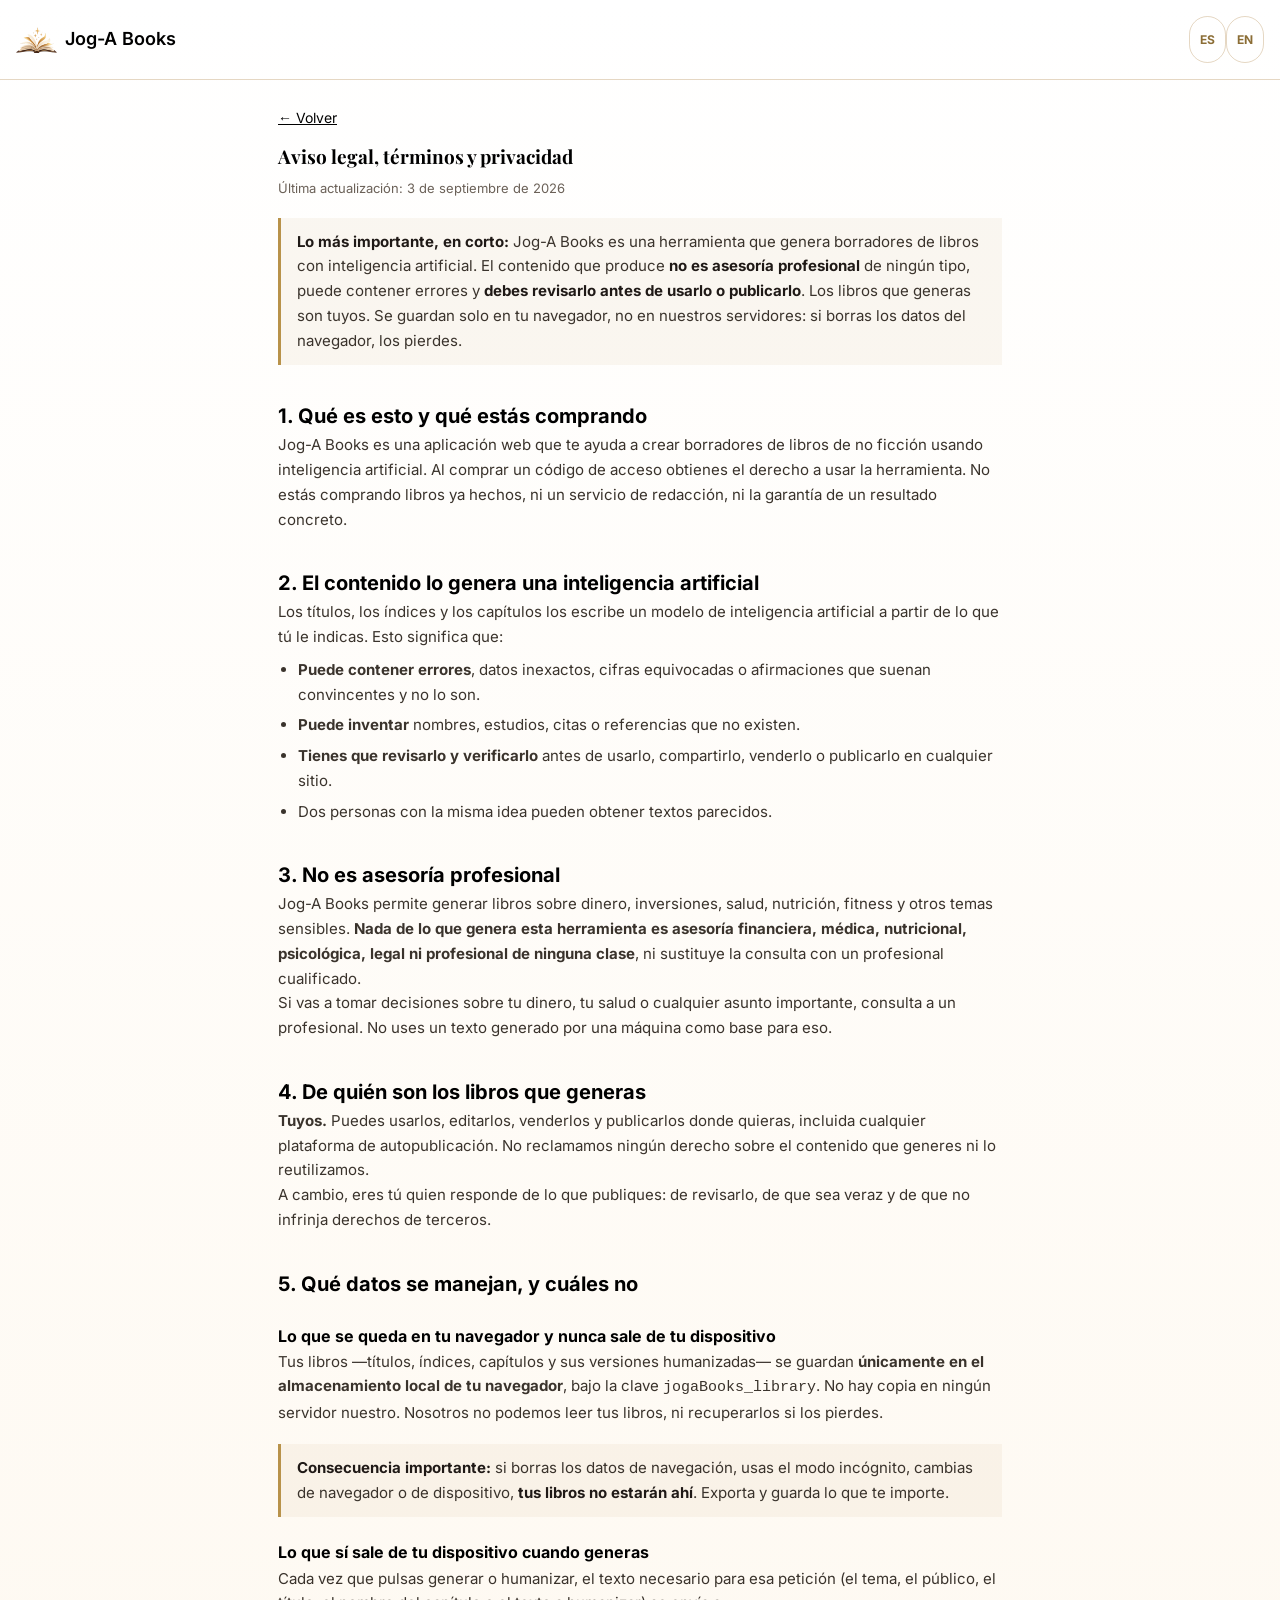
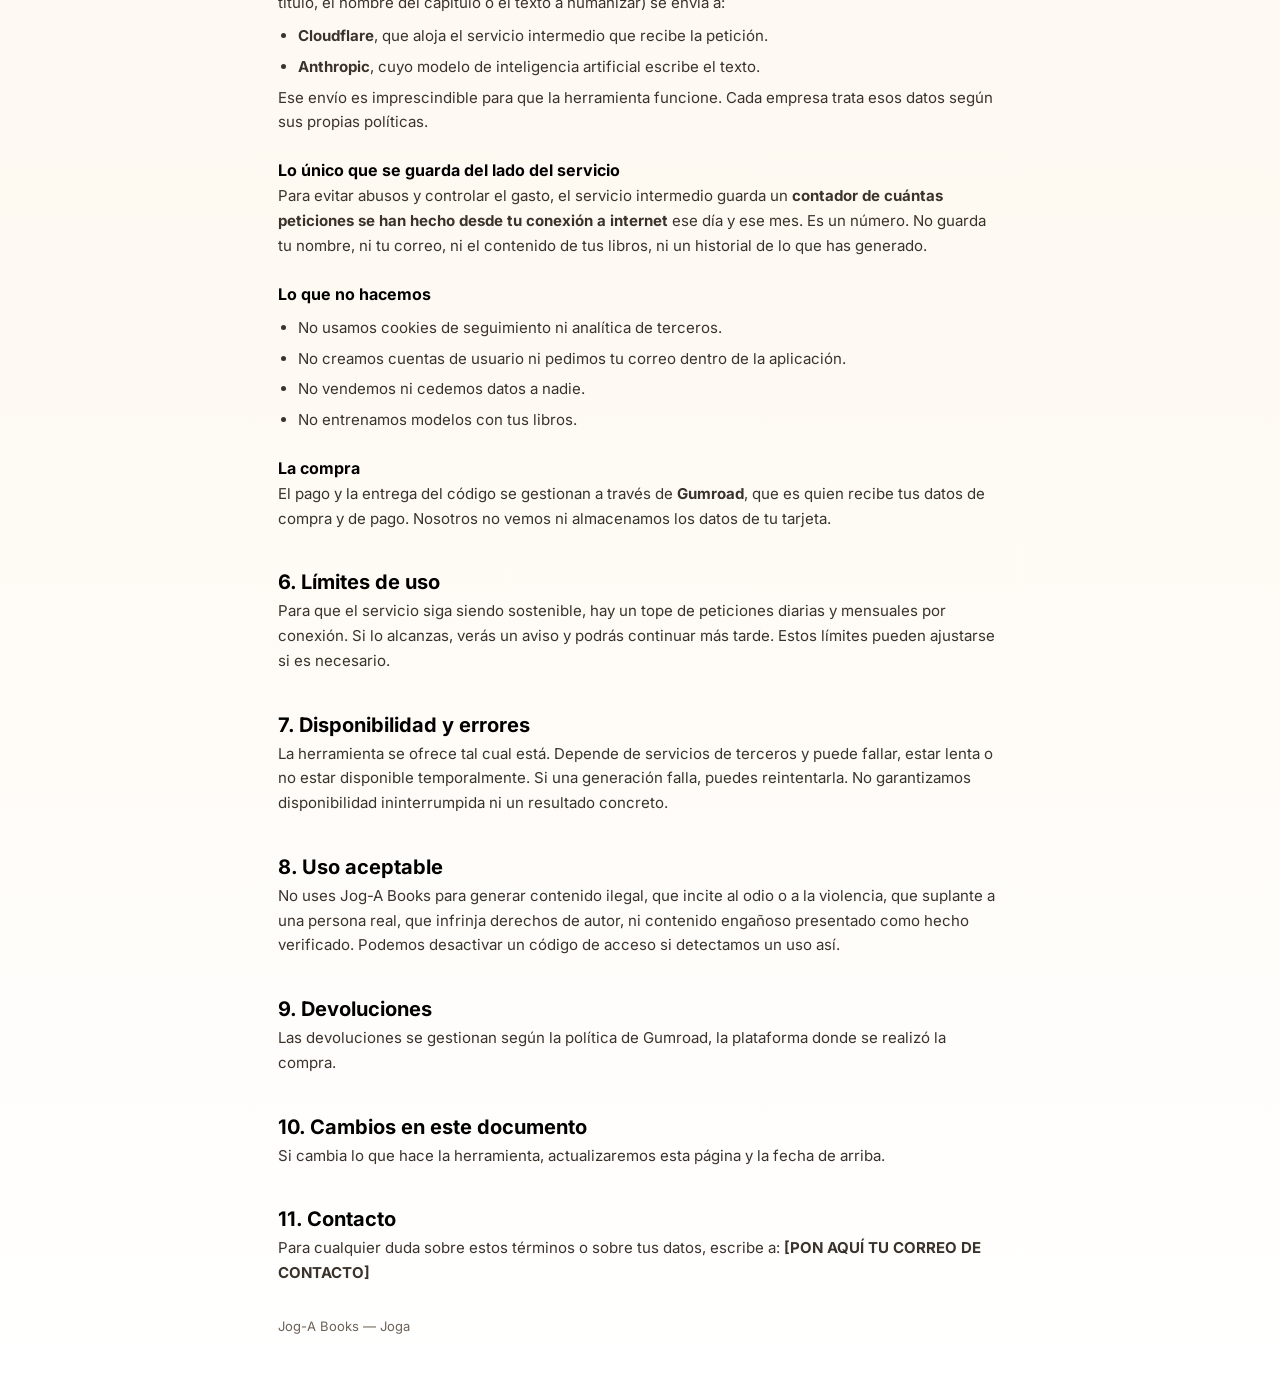
<file: legal.html>
<!doctype html>
<html lang="es">
<head>
<meta charset="utf-8">
<meta name="viewport" content="width=device-width,initial-scale=1">
<title>Jog-A Books — Aviso legal, términos y privacidad</title>
<link rel="icon" href="./assets/favicon-32.png" sizes="32x32">
<link rel="apple-touch-icon" href="./assets/apple-touch-icon.png">
<link rel="stylesheet" href="./assets/styles.css">
<style>
  .legal{max-width:760px;margin:0 auto;padding:24px 18px 60px}
  .legal h2{margin-top:34px;font-size:20px}
  .legal h3{margin-top:22px;font-size:16px}
  .legal p,.legal li{font-size:15px;line-height:1.65;color:#3a332c}
  .legal ul{padding-left:20px;margin-top:8px}
  .legal li{margin-bottom:6px}
  .legal .fecha{font-size:13px;color:#6b6158;margin-top:6px}
  .legal .aviso{border-left:3px solid #b8924a;padding:12px 16px;margin:18px 0;background:rgba(184,146,74,.07)}
  .legal .aviso strong{color:#1f1916}
  .legal .volver{display:inline-block;margin-bottom:10px;font-size:14px}
  [lang-block]{display:none}
  [lang-block].on{display:block}
</style>
</head>
<body>
<header class="header">
  <a href="./index.html" style="display:flex;align-items:center;gap:8px;text-decoration:none;color:inherit">
    <img src="./assets/logo-mark.png" alt="" width="41" height="26" style="height:26px;width:auto">
    <span style="font-size:18px;font-weight:600">Jog-A Books</span>
  </a>
  <div class="lang-toggle">
    <button id="btnEs" class="lang-btn on">ES</button><button id="btnEn" class="lang-btn">EN</button>
  </div>
</header>

<main class="legal">

<!-- ================= ESPAÑOL ================= -->
<div lang-block="es" class="on">
  <a class="volver" href="./index.html">← Volver</a>
  <h1 class="section-title">Aviso legal, términos y privacidad</h1>
  <p class="fecha">Última actualización: 3 de septiembre de 2026</p>

  <div class="aviso">
    <p><strong>Lo más importante, en corto:</strong> Jog-A Books es una herramienta que genera
    borradores de libros con inteligencia artificial. El contenido que produce
    <strong>no es asesoría profesional</strong> de ningún tipo, puede contener errores y
    <strong>debes revisarlo antes de usarlo o publicarlo</strong>. Los libros que generas son
    tuyos. Se guardan solo en tu navegador, no en nuestros servidores: si borras los datos del
    navegador, los pierdes.</p>
  </div>

  <h2>1. Qué es esto y qué estás comprando</h2>
  <p>Jog-A Books es una aplicación web que te ayuda a crear borradores de libros de no ficción
  usando inteligencia artificial. Al comprar un código de acceso obtienes el derecho a usar la
  herramienta. No estás comprando libros ya hechos, ni un servicio de redacción, ni la garantía
  de un resultado concreto.</p>

  <h2>2. El contenido lo genera una inteligencia artificial</h2>
  <p>Los títulos, los índices y los capítulos los escribe un modelo de inteligencia artificial a
  partir de lo que tú le indicas. Esto significa que:</p>
  <ul>
    <li><strong>Puede contener errores</strong>, datos inexactos, cifras equivocadas o afirmaciones
    que suenan convincentes y no lo son.</li>
    <li><strong>Puede inventar</strong> nombres, estudios, citas o referencias que no existen.</li>
    <li><strong>Tienes que revisarlo y verificarlo</strong> antes de usarlo, compartirlo, venderlo
    o publicarlo en cualquier sitio.</li>
    <li>Dos personas con la misma idea pueden obtener textos parecidos.</li>
  </ul>

  <h2>3. No es asesoría profesional</h2>
  <p>Jog-A Books permite generar libros sobre dinero, inversiones, salud, nutrición, fitness y otros
  temas sensibles. <strong>Nada de lo que genera esta herramienta es asesoría financiera, médica,
  nutricional, psicológica, legal ni profesional de ninguna clase</strong>, ni sustituye la
  consulta con un profesional cualificado.</p>
  <p>Si vas a tomar decisiones sobre tu dinero, tu salud o cualquier asunto importante, consulta a
  un profesional. No uses un texto generado por una máquina como base para eso.</p>

  <h2>4. De quién son los libros que generas</h2>
  <p><strong>Tuyos.</strong> Puedes usarlos, editarlos, venderlos y publicarlos donde quieras,
  incluida cualquier plataforma de autopublicación. No reclamamos ningún derecho sobre el contenido
  que generes ni lo reutilizamos.</p>
  <p>A cambio, eres tú quien responde de lo que publiques: de revisarlo, de que sea veraz y de que
  no infrinja derechos de terceros.</p>

  <h2>5. Qué datos se manejan, y cuáles no</h2>
  <h3>Lo que se queda en tu navegador y nunca sale de tu dispositivo</h3>
  <p>Tus libros —títulos, índices, capítulos y sus versiones humanizadas— se guardan
  <strong>únicamente en el almacenamiento local de tu navegador</strong>, bajo la clave
  <code>jogaBooks_library</code>. No hay copia en ningún servidor nuestro. Nosotros no podemos leer
  tus libros, ni recuperarlos si los pierdes.</p>
  <div class="aviso">
    <p><strong>Consecuencia importante:</strong> si borras los datos de navegación, usas el modo
    incógnito, cambias de navegador o de dispositivo, <strong>tus libros no estarán ahí</strong>.
    Exporta y guarda lo que te importe.</p>
  </div>

  <h3>Lo que sí sale de tu dispositivo cuando generas</h3>
  <p>Cada vez que pulsas generar o humanizar, el texto necesario para esa petición (el tema, el
  público, el título, el nombre del capítulo o el texto a humanizar) se envía a:</p>
  <ul>
    <li><strong>Cloudflare</strong>, que aloja el servicio intermedio que recibe la petición.</li>
    <li><strong>Anthropic</strong>, cuyo modelo de inteligencia artificial escribe el texto.</li>
  </ul>
  <p>Ese envío es imprescindible para que la herramienta funcione. Cada empresa trata esos datos
  según sus propias políticas.</p>

  <h3>Lo único que se guarda del lado del servicio</h3>
  <p>Para evitar abusos y controlar el gasto, el servicio intermedio guarda un
  <strong>contador de cuántas peticiones se han hecho desde tu conexión a internet</strong> ese día
  y ese mes. Es un número. No guarda tu nombre, ni tu correo, ni el contenido de tus libros, ni un
  historial de lo que has generado.</p>

  <h3>Lo que no hacemos</h3>
  <ul>
    <li>No usamos cookies de seguimiento ni analítica de terceros.</li>
    <li>No creamos cuentas de usuario ni pedimos tu correo dentro de la aplicación.</li>
    <li>No vendemos ni cedemos datos a nadie.</li>
    <li>No entrenamos modelos con tus libros.</li>
  </ul>

  <h3>La compra</h3>
  <p>El pago y la entrega del código se gestionan a través de <strong>Gumroad</strong>, que es quien
  recibe tus datos de compra y de pago. Nosotros no vemos ni almacenamos los datos de tu tarjeta.</p>

  <h2>6. Límites de uso</h2>
  <p>Para que el servicio siga siendo sostenible, hay un tope de peticiones diarias y mensuales por
  conexión. Si lo alcanzas, verás un aviso y podrás continuar más tarde. Estos límites pueden
  ajustarse si es necesario.</p>

  <h2>7. Disponibilidad y errores</h2>
  <p>La herramienta se ofrece tal cual está. Depende de servicios de terceros y puede fallar,
  estar lenta o no estar disponible temporalmente. Si una generación falla, puedes reintentarla.
  No garantizamos disponibilidad ininterrumpida ni un resultado concreto.</p>

  <h2>8. Uso aceptable</h2>
  <p>No uses Jog-A Books para generar contenido ilegal, que incite al odio o a la violencia, que
  suplante a una persona real, que infrinja derechos de autor, ni contenido engañoso presentado
  como hecho verificado. Podemos desactivar un código de acceso si detectamos un uso así.</p>

  <h2>9. Devoluciones</h2>
  <p>Las devoluciones se gestionan según la política de Gumroad, la plataforma donde se realizó la
  compra.</p>

  <h2>10. Cambios en este documento</h2>
  <p>Si cambia lo que hace la herramienta, actualizaremos esta página y la fecha de arriba.</p>

  <h2>11. Contacto</h2>
  <p>Para cualquier duda sobre estos términos o sobre tus datos, escribe a:
  <strong>[PON AQUÍ TU CORREO DE CONTACTO]</strong></p>

  <p class="fecha" style="margin-top:30px">Jog-A Books — Joga</p>
</div>

<!-- ================= ENGLISH ================= -->
<div lang-block="en">
  <a class="volver" href="./index.html">← Back</a>
  <h1 class="section-title">Legal notice, terms and privacy</h1>
  <p class="fecha">Last updated: 3 September 2026</p>

  <div class="aviso">
    <p><strong>The short version:</strong> Jog-A Books is a tool that generates book drafts using
    artificial intelligence. What it produces <strong>is not professional advice</strong> of any
    kind, may contain errors, and <strong>you must review it before using or publishing it</strong>.
    The books you generate are yours. They are stored only in your browser, not on our servers: if
    you clear your browser data, you lose them.</p>
  </div>

  <h2>1. What this is and what you are buying</h2>
  <p>Jog-A Books is a web application that helps you create nonfiction book drafts using artificial
  intelligence. Buying an access code gives you the right to use the tool. You are not buying
  finished books, a ghostwriting service, or a guarantee of any specific result.</p>

  <h2>2. The content is generated by artificial intelligence</h2>
  <p>Titles, outlines and chapters are written by an AI model based on what you tell it. That means:</p>
  <ul>
    <li>It <strong>may contain errors</strong>, inaccurate data, wrong figures, or statements that
    sound convincing but are not true.</li>
    <li>It <strong>may invent</strong> names, studies, quotes or references that do not exist.</li>
    <li>You <strong>must review and verify it</strong> before using, sharing, selling or publishing
    it anywhere.</li>
    <li>Two people with the same idea may get similar text.</li>
  </ul>

  <h2>3. This is not professional advice</h2>
  <p>Jog-A Books lets you generate books about money, investing, health, nutrition, fitness and other
  sensitive subjects. <strong>Nothing this tool generates is financial, medical, nutritional,
  psychological, legal or professional advice of any kind</strong>, and it does not replace
  consulting a qualified professional.</p>
  <p>If you are making decisions about your money, your health or anything that matters, talk to a
  professional. Do not use machine-generated text as the basis for that.</p>

  <h2>4. Who owns the books you generate</h2>
  <p><strong>You do.</strong> You may use, edit, sell and publish them anywhere, including any
  self-publishing platform. We claim no rights over what you generate and we do not reuse it.</p>
  <p>In return, you are responsible for what you publish: for reviewing it, for its accuracy, and
  for not infringing anyone else's rights.</p>

  <h2>5. What data is handled, and what is not</h2>
  <h3>What stays in your browser and never leaves your device</h3>
  <p>Your books — titles, outlines, chapters and their humanised versions — are stored
  <strong>only in your browser's local storage</strong>, under the key
  <code>jogaBooks_library</code>. There is no copy on any server of ours. We cannot read your books,
  and we cannot recover them if you lose them.</p>
  <div class="aviso">
    <p><strong>Important consequence:</strong> if you clear browsing data, use private mode, or
    switch browser or device, <strong>your books will not be there</strong>. Export and save
    anything that matters to you.</p>
  </div>

  <h3>What does leave your device when you generate</h3>
  <p>Each time you press generate or humanise, the text needed for that request (the topic, the
  audience, the title, the chapter name, or the text to humanise) is sent to:</p>
  <ul>
    <li><strong>Cloudflare</strong>, which hosts the intermediate service receiving the request.</li>
    <li><strong>Anthropic</strong>, whose AI model writes the text.</li>
  </ul>
  <p>This is required for the tool to work. Each company handles that data under its own policies.</p>

  <h3>The only thing stored on the service side</h3>
  <p>To prevent abuse and control cost, the intermediate service stores a
  <strong>count of how many requests have been made from your internet connection</strong> that day
  and that month. It is a number. It does not store your name, your email, the content of your
  books, or a history of what you have generated.</p>

  <h3>What we do not do</h3>
  <ul>
    <li>We do not use tracking cookies or third-party analytics.</li>
    <li>We do not create user accounts or ask for your email inside the app.</li>
    <li>We do not sell or share data with anyone.</li>
    <li>We do not train models on your books.</li>
  </ul>

  <h3>The purchase</h3>
  <p>Payment and code delivery are handled by <strong>Gumroad</strong>, which receives your purchase
  and payment details. We never see or store your card information.</p>

  <h2>6. Usage limits</h2>
  <p>To keep the service sustainable there is a cap on daily and monthly requests per connection.
  If you reach it you will see a notice and can continue later. These limits may be adjusted.</p>

  <h2>7. Availability and errors</h2>
  <p>The tool is provided as is. It depends on third-party services and may fail, be slow, or be
  temporarily unavailable. If a generation fails you can retry it. We do not guarantee
  uninterrupted availability or any particular result.</p>

  <h2>8. Acceptable use</h2>
  <p>Do not use Jog-A Books to generate illegal content, content inciting hatred or violence,
  content impersonating a real person, content infringing copyright, or misleading content
  presented as verified fact. We may disable an access code if we detect such use.</p>

  <h2>9. Refunds</h2>
  <p>Refunds are handled under the policy of Gumroad, the platform where the purchase was made.</p>

  <h2>10. Changes to this document</h2>
  <p>If what the tool does changes, we will update this page and the date above.</p>

  <h2>11. Contact</h2>
  <p>For any question about these terms or your data, write to:
  <strong>[PUT YOUR CONTACT EMAIL HERE]</strong></p>

  <p class="fecha" style="margin-top:30px">Jog-A Books — Joga</p>
</div>

</main>

<script>
(function () {
  var es = document.querySelector('[lang-block="es"]');
  var en = document.querySelector('[lang-block="en"]');
  var bEs = document.getElementById('btnEs');
  var bEn = document.getElementById('btnEn');
  function poner(l) {
    var ingles = l === 'en';
    es.classList.toggle('on', !ingles);
    en.classList.toggle('on', ingles);
    bEs.classList.toggle('on', !ingles);
    bEn.classList.toggle('on', ingles);
    document.documentElement.lang = ingles ? 'en' : 'es';
    document.title = ingles ? 'Jog-A Books — Legal notice, terms and privacy'
                            : 'Jog-A Books — Aviso legal, términos y privacidad';
    try { localStorage.setItem('jogaBooks_lang', l); } catch (e) {}
  }
  bEs.addEventListener('click', function () { poner('es'); });
  bEn.addEventListener('click', function () { poner('en'); });
  var guardado = 'es';
  try { guardado = localStorage.getItem('jogaBooks_lang') || 'es'; } catch (e) {}
  poner(guardado);
})();
</script>
</body>
</html>
</file>
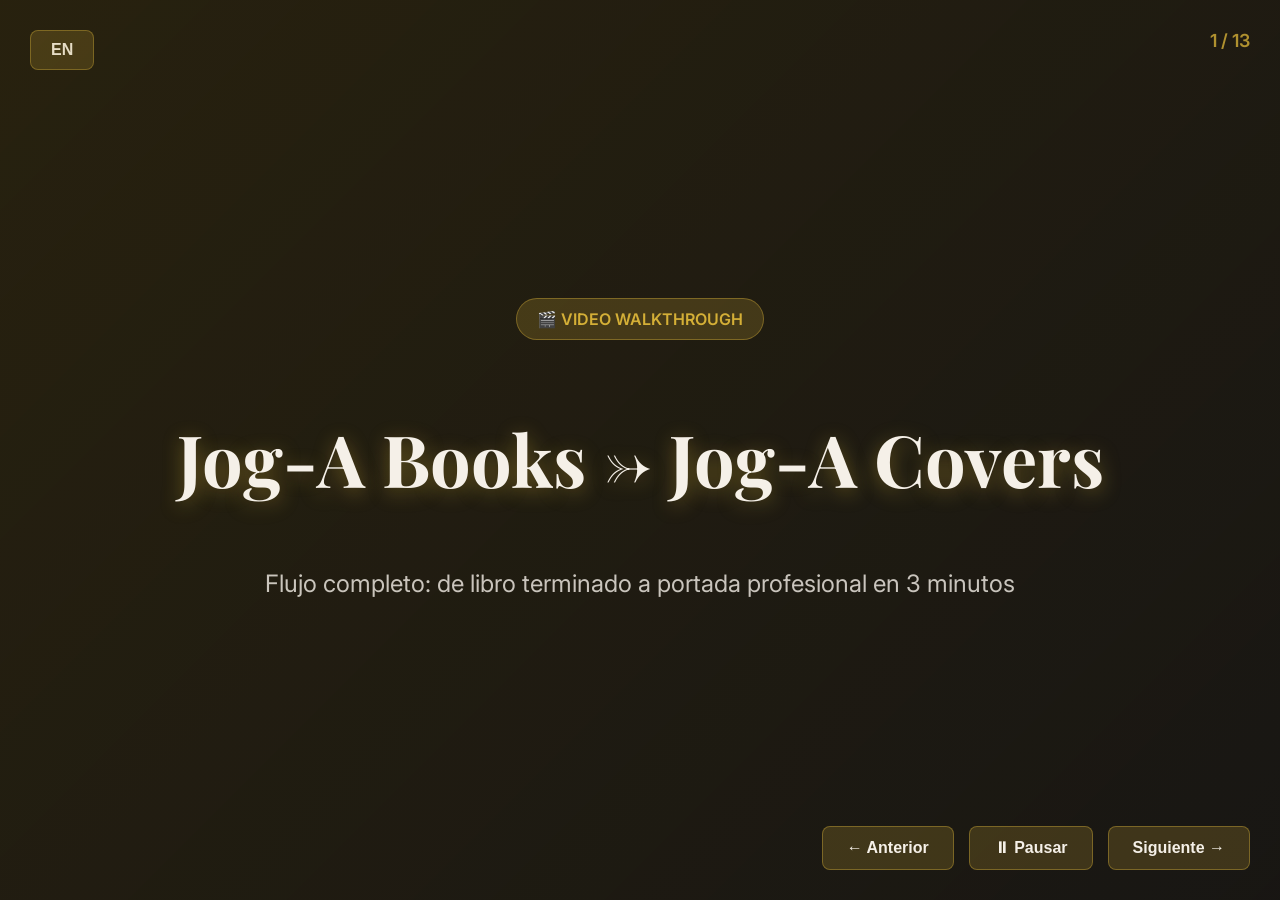
<file: slideshow-bilingual.html>
<!DOCTYPE html>
<html lang="es">
<head>
  <meta charset="UTF-8">
  <meta name="viewport" content="width=device-width, initial-scale=1.0">
  <title>Jog-A Books → Jog-A Covers: Video Walkthrough</title>
  <link rel="preconnect" href="https://fonts.googleapis.com">
  <link rel="preconnect" href="https://fonts.gstatic.com" crossorigin>
  <link href="https://fonts.googleapis.com/css2?family=Playfair+Display:wght@700&family=Inter:wght@400;600&display=swap" rel="stylesheet">
  <style>
    * {
      margin: 0;
      padding: 0;
      box-sizing: border-box;
    }
    
    body {
      font-family: 'Inter', sans-serif;
      background: #0a0908;
      color: #f5f0e8;
      overflow: hidden;
    }
    
    .slide {
      display: none;
      width: 100vw;
      height: 100vh;
      position: relative;
      background: #0a0908;
    }
    
    .slide.active {
      display: flex;
      flex-direction: column;
      align-items: center;
      justify-content: center;
    }
    
    .slide-content {
      max-width: 90%;
      max-height: 90vh;
      display: flex;
      flex-direction: column;
      align-items: center;
      gap: 30px;
    }
    
    .slide-header {
      text-align: center;
    }
    
    .slide-number {
      font-size: 18px;
      color: #d4af37;
      font-weight: 600;
      margin-bottom: 10px;
    }
    
    .slide-title {
      font-family: 'Playfair Display', serif;
      font-size: 56px;
      font-weight: 700;
      color: #f5f0e8;
      margin-bottom: 15px;
      text-shadow: 0 4px 20px rgba(212, 175, 55, 0.4);
    }
    
    .slide-subtitle {
      font-size: 24px;
      color: rgba(245, 240, 232, 0.8);
      max-width: 900px;
      line-height: 1.5;
    }
    
    .slide-image {
      max-width: 100%;
      max-height: 60vh;
      border-radius: 12px;
      box-shadow: 0 20px 60px rgba(0, 0, 0, 0.6),
                  0 0 0 1px rgba(212, 175, 55, 0.2);
    }
    
    .narration {
      max-width: 1000px;
      padding: 24px 32px;
      background: linear-gradient(135deg, rgba(212, 175, 55, 0.1), rgba(212, 175, 55, 0.05));
      border-left: 4px solid #d4af37;
      border-radius: 8px;
      font-size: 20px;
      font-style: italic;
      color: rgba(245, 240, 232, 0.95);
      line-height: 1.7;
      text-align: center;
    }
    
    .progress-bar {
      position: fixed;
      bottom: 0;
      left: 0;
      height: 4px;
      background: linear-gradient(90deg, #d4af37, #f4e4c1);
      transition: width 0.3s ease;
      box-shadow: 0 0 20px rgba(212, 175, 55, 0.6);
    }
    
    .controls {
      position: fixed;
      bottom: 30px;
      right: 30px;
      display: flex;
      gap: 15px;
    }
    
    .btn {
      padding: 12px 24px;
      background: rgba(212, 175, 55, 0.2);
      border: 1px solid rgba(212, 175, 55, 0.4);
      border-radius: 8px;
      color: #f5f0e8;
      font-size: 16px;
      font-weight: 600;
      cursor: pointer;
      transition: all 0.3s ease;
    }
    
    .btn:hover {
      background: rgba(212, 175, 55, 0.3);
      border-color: rgba(212, 175, 55, 0.6);
      transform: translateY(-2px);
    }
    
    .slide-counter {
      position: fixed;
      top: 30px;
      right: 30px;
      font-size: 18px;
      color: rgba(212, 175, 55, 0.8);
      font-weight: 600;
    }
    
    .lang-toggle {
      position: fixed;
      top: 30px;
      left: 30px;
      padding: 10px 20px;
      background: rgba(212, 175, 55, 0.2);
      border: 1px solid rgba(212, 175, 55, 0.4);
      border-radius: 8px;
      color: #f5f0e8;
      font-size: 16px;
      font-weight: 600;
      cursor: pointer;
      transition: all 0.3s ease;
    }
    
    .lang-toggle:hover {
      background: rgba(212, 175, 55, 0.3);
      transform: translateY(-2px);
    }
    
    /* Intro slide */
    .intro-slide {
      background: linear-gradient(135deg, rgba(212, 175, 55, 0.15), rgba(26, 24, 21, 0.9));
    }
    
    .intro-slide .slide-title {
      font-size: 72px;
      margin-bottom: 30px;
    }
    
    .intro-slide .badge {
      display: inline-block;
      padding: 10px 20px;
      background: rgba(212, 175, 55, 0.2);
      border: 1px solid rgba(212, 175, 55, 0.4);
      border-radius: 24px;
      font-size: 16px;
      font-weight: 600;
      color: #d4af37;
      margin-bottom: 40px;
    }
    
    /* Outro slide */
    .outro-slide {
      background: linear-gradient(135deg, rgba(212, 175, 55, 0.2), rgba(26, 24, 21, 0.95));
    }
    
    .cta-buttons {
      display: flex;
      gap: 20px;
      margin-top: 40px;
    }
    
    .btn-cta {
      padding: 18px 36px;
      background: linear-gradient(135deg, #d4af37, #f4e4c1);
      color: #1a1815;
      border: none;
      border-radius: 8px;
      font-size: 18px;
      font-weight: 700;
      text-decoration: none;
      cursor: pointer;
      box-shadow: 0 8px 30px rgba(212, 175, 55, 0.5);
      transition: transform 0.3s ease;
    }
    
    .btn-cta:hover {
      transform: translateY(-4px);
    }
  </style>
</head>
<body>

  <!-- Language Toggle -->
  <button class="lang-toggle" onclick="toggleLang(); event.stopPropagation();" id="langBtn">EN</button>

  <!-- SLIDE 0: INTRO -->
  <div class="slide intro-slide active">
    <div class="slide-content">
      <div class="badge" data-es="🎬 VIDEO WALKTHROUGH" data-en="🎬 VIDEO WALKTHROUGH"></div>
      <h1 class="slide-title">Jog-A Books → Jog-A Covers</h1>
      <p class="slide-subtitle" data-es="Flujo completo: de libro terminado a portada profesional en 3 minutos" data-en="Complete flow: from finished book to professional cover in 3 minutes"></p>
    </div>
  </div>

  <!-- SLIDE 1: Landing Hero -->
  <div class="slide">
    <div class="slide-content">
      <div class="slide-header">
        <div class="slide-number" data-es="ESCENA 1 · 0:00-0:15" data-en="SCENE 1 · 0:00-0:15"></div>
        <h2 class="slide-title" data-es="Landing Jog-A Books" data-en="Jog-A Books Landing"></h2>
        <p class="slide-subtitle" data-es="Hero profesional con badge, logo y CTA impactante" data-en="Professional hero with badge, logo and impactful CTA"></p>
      </div>
      <img src="screenshots/01-landing-hero.png" alt="Landing hero" class="slide-image">
      <div class="narration" data-es="Jog-A Books convierte tu experiencia en un libro completo de no ficción. Outline inteligente, escritura de capítulos con IA, y humanizado — todo en menos de una hora." data-en="Jog-A Books turns your experience into a complete nonfiction book. Intelligent outline, AI-powered chapter writing, and humanization — all in less than one hour."></div>
    </div>
  </div>

  <!-- SLIDE 2: Features -->
  <div class="slide">
    <div class="slide-content">
      <div class="slide-header">
        <div class="slide-number" data-es="ESCENA 1 · 0:15-0:25" data-en="SCENE 1 · 0:15-0:25"></div>
        <h2 class="slide-title" data-es="Features Premium" data-en="Premium Features"></h2>
        <p class="slide-subtitle" data-es="3 cards con hover effects y social proof stats" data-en="3 cards with hover effects and social proof stats"></p>
      </div>
      <img src="screenshots/02-landing-features.png" alt="Features" class="slide-image">
      <div class="narration" data-es="Outline inteligente, escritura con IA, y paso único de humanizado que transforma texto generado en prosa con alma humana." data-en="Intelligent outline, AI writing, and a unique humanization step that transforms generated text into prose with a human soul."></div>
    </div>
  </div>

  <!-- SLIDE 3: Social Proof -->
  <div class="slide">
    <div class="slide-content">
      <div class="slide-header">
        <div class="slide-number" data-es="ESCENA 1 · 0:25-0:40" data-en="SCENE 1 · 0:25-0:40"></div>
        <h2 class="slide-title" data-es="Social Proof" data-en="Social Proof"></h2>
        <p class="slide-subtitle" data-es="500+ libros creados · 12 capítulos promedio · <1h de idea a borrador" data-en="500+ books created · 12 chapters average · <1h from idea to draft"></p>
      </div>
      <img src="screenshots/03-landing-social-proof.png" alt="Social proof" class="slide-image">
      <div class="narration" data-es="Después de escribir y humanizar los capítulos, el usuario accede a exportar su libro terminado." data-en="After writing and humanizing the chapters, the user can export their finished book."></div>
    </div>
  </div>

  <!-- SLIDE 4: Editor -->
  <div class="slide">
    <div class="slide-content">
      <div class="slide-header">
        <div class="slide-number" data-es="ESCENA 2 · 0:40-1:00" data-en="SCENE 2 · 0:40-1:00"></div>
        <h2 class="slide-title" data-es="Editor con Datos Precargados" data-en="Editor with Preloaded Data"></h2>
        <p class="slide-subtitle" data-es="Título y subtítulo listos automáticamente — cero trabajo manual" data-en="Title and subtitle automatically ready — zero manual work"></p>
      </div>
      <img src="screenshots/04-editor-inicial.png" alt="Editor" class="slide-image">
      <div class="narration" data-es="El botón 'Diseñar portada' abre Jog-A Covers con el título y subtítulo del libro precargados. Todo listo para empezar a diseñar." data-en="The 'Design Cover' button opens Jog-A Covers with the book's title and subtitle preloaded. Everything ready to start designing."></div>
    </div>
  </div>

  <!-- SLIDE 5: Templates -->
  <div class="slide">
    <div class="slide-content">
      <div class="slide-header">
        <div class="slide-number" data-es="ESCENA 3 · 1:00-1:20" data-en="SCENE 3 · 1:00-1:20"></div>
        <h2 class="slide-title" data-es="13 Templates Profesionales" data-en="13 Professional Templates"></h2>
        <p class="slide-subtitle" data-es="Editorial, Self-Help, Business, Memoir, Dark Academic..." data-en="Editorial, Self-Help, Business, Memoir, Dark Academic..."></p>
      </div>
      <img src="screenshots/05-templates-grid.png" alt="Templates" class="slide-image">
      <div class="narration" data-es="Cada template aplica instantáneamente tipografía única, layout y colores diseñados para géneros de no ficción." data-en="Each template instantly applies unique typography, layout and colors designed for nonfiction genres."></div>
    </div>
  </div>

  <!-- SLIDE 6: Minimalista -->
  <div class="slide">
    <div class="slide-content">
      <div class="slide-header">
        <div class="slide-number" data-es="ESCENA 3 · 1:20-1:30" data-en="SCENE 3 · 1:20-1:30"></div>
        <h2 class="slide-title" data-es="Template Minimalista" data-en="Minimalist Template"></h2>
        <p class="slide-subtitle" data-es="Clean, título arriba, sin ornamentos" data-en="Clean, title on top, no ornaments"></p>
      </div>
      <img src="screenshots/06-template-minimalista.png" alt="Minimalista" class="slide-image">
      <div class="narration" data-es="Un clic y el canvas actualiza con tipografía Inter, layout minimalista y espaciado generoso." data-en="One click and the canvas updates with Inter typography, minimalist layout and generous spacing."></div>
    </div>
  </div>

  <!-- SLIDE 7: Dark Academic -->
  <div class="slide">
    <div class="slide-content">
      <div class="slide-header">
        <div class="slide-number" data-es="ESCENA 3 · 1:30-1:40" data-en="SCENE 3 · 1:30-1:40"></div>
        <h2 class="slide-title" data-es="Template Dark Academic" data-en="Dark Academic Template"></h2>
        <p class="slide-subtitle" data-es="Cinzel, ornamento ⚜, aesthetic scholarly" data-en="Cinzel, ornament ⚜, scholarly aesthetic"></p>
      </div>
      <img src="screenshots/07-template-dark-academic.png" alt="Dark Academic" class="slide-image">
      <div class="narration" data-es="Fraunces, Playfair Display, Cormorant, Cinzel — fuentes premium cargadas desde Google Fonts." data-en="Fraunces, Playfair Display, Cormorant, Cinzel — premium fonts loaded from Google Fonts."></div>
    </div>
  </div>

  <!-- SLIDE 8: AI Cover -->
  <div class="slide">
    <div class="slide-content">
      <div class="slide-header">
        <div class="slide-number" data-es="ESCENA 4 · 1:40-2:00" data-en="SCENE 4 · 1:40-2:00"></div>
        <h2 class="slide-title" data-es="Portada con IA" data-en="AI-Generated Cover"></h2>
        <p class="slide-subtitle" data-es="Imagen generada con ChatGPT: silueta con explosión de luz" data-en="Image generated with ChatGPT: silhouette with light explosion"></p>
      </div>
      <img src="screenshots/08-portada-selfhelp-aplicada.png" alt="AI Cover" class="slide-image">
      <div class="narration" data-es="El usuario elige una de las 4 portadas ejemplo generadas con IA. Un clic actualiza el fondo del canvas." data-en="The user chooses one of 4 example covers generated with AI. One click updates the canvas background."></div>
    </div>
  </div>

  <!-- SLIDE 9: Adjustments -->
  <div class="slide">
    <div class="slide-content">
      <div class="slide-header">
        <div class="slide-number" data-es="ESCENA 5 · 2:00-2:20" data-en="SCENE 5 · 2:00-2:20"></div>
        <h2 class="slide-title" data-es="Ajustar Tipografía" data-en="Adjust Typography"></h2>
        <p class="slide-subtitle" data-es="Controles en tiempo real: tamaño, spacing, overlay, sombra" data-en="Real-time controls: size, spacing, overlay, shadow"></p>
      </div>
      <img src="screenshots/09-ajustes-aplicados.png" alt="Adjustments" class="slide-image">
      <div class="narration" data-es="Cada slider actualiza el canvas al instante. No hay botón 'Aplicar' — diseño reactivo en vivo." data-en="Each slider updates the canvas instantly. No 'Apply' button — live reactive design."></div>
    </div>
  </div>

  <!-- SLIDE 10: Canva -->
  <div class="slide">
    <div class="slide-content">
      <div class="slide-header">
        <div class="slide-number" data-es="ESCENA 6 · 2:20-2:35" data-en="SCENE 6 · 2:20-2:35"></div>
        <h2 class="slide-title" data-es="Exportar a Canva" data-en="Export to Canva"></h2>
        <p class="slide-subtitle" data-es="Descarga PNG + copia título + abre Canva automáticamente" data-en="Download PNG + copy title + open Canva automatically"></p>
      </div>
      <img src="screenshots/10-modal-canva.png" alt="Canva" class="slide-image">
      <div class="narration" data-es="Si quieres más control creativo, continúa en Canva. Tu diseño se preserva y puedes editarlo con herramientas profesionales." data-en="If you want more creative control, continue in Canva. Your design is preserved and you can edit it with professional tools."></div>
    </div>
  </div>

  <!-- SLIDE 11: Final -->
  <div class="slide">
    <div class="slide-content">
      <div class="slide-header">
        <div class="slide-number" data-es="ESCENA 7 · 2:35-3:00" data-en="SCENE 7 · 2:35-3:00"></div>
        <h2 class="slide-title" data-es="Resultado Final" data-en="Final Result"></h2>
        <p class="slide-subtitle" data-es="1600×2400px · 300 DPI · Print-ready PNG" data-en="1600×2400px · 300 DPI · Print-ready PNG"></p>
      </div>
      <img src="screenshots/11-portada-final.png" alt="Final" class="slide-image">
      <div class="narration" data-es="En 3 minutos pasamos de libro sin portada a diseño profesional listo para Amazon KDP, IngramSpark o cualquier plataforma." data-en="In 3 minutes we went from a book without a cover to a professional design ready for Amazon KDP, IngramSpark or any platform."></div>
    </div>
  </div>

  <!-- SLIDE 12: Outro -->
  <div class="slide outro-slide">
    <div class="slide-content">
      <h2 class="slide-title" data-es="Pruébalo Gratis" data-en="Try it Free"></h2>
      <p class="slide-subtitle" data-es="De tu experiencia a un libro publicado, con portada profesional incluida" data-en="From your experience to a published book, with professional cover included"></p>
      <div class="cta-buttons">
        <a href="https://joga4live.github.io/Joga-Books/" class="btn-cta" target="_blank">🚀 Jog-A Books</a>
        <a href="https://joga4live.github.io/joga-covers/" class="btn-cta" target="_blank">🎨 Jog-A Covers</a>
      </div>
      <p style="margin-top: 60px; font-size: 20px; color: rgba(212, 175, 55, 0.9);" data-es="Código abierto · Sin límites · github.com/joga4live" data-en="Open source · No limits · github.com/joga4live">
      </p>
    </div>
  </div>

  <div class="progress-bar" id="progressBar"></div>
  <div class="slide-counter" id="counter">1 / 13</div>
  
  <div class="controls">
    <button class="btn" onclick="prevSlide()" data-es="← Anterior" data-en="← Previous"></button>
    <button class="btn" onclick="toggleAutoplay()" id="playBtn" data-es="⏸ Pausar" data-en="⏸ Pause"></button>
    <button class="btn" onclick="nextSlide()" data-es="Siguiente →" data-en="Next →"></button>
  </div>

  <!-- Background Music -->
  <audio id="bgMusic" loop>
    <source src="https://cdn.pixabay.com/download/audio/2022/05/27/audio_1808fbf07a.mp3" type="audio/mpeg">
  </audio>

  <script>
    let currentSlide = 0;
    const slides = document.querySelectorAll('.slide');
    const totalSlides = slides.length;
    let autoplayInterval;
    let isPlaying = true;
    const bgMusic = document.getElementById('bgMusic');
    let currentLang = 'es';
    
    // Duración por slide (en segundos)
    const slideDurations = [
      5,   // Intro
      7,   // Landing hero
      7,   // Features
      6,   // Social proof
      8,   // Editor inicial
      7,   // Templates grid
      6,   // Minimalista
      6,   // Dark Academic
      8,   // Portada Self-Help
      8,   // Ajustes
      7,   // Modal Canva
      8,   // Portada final
      10   // Outro
    ];
    
    function toggleLang() {
      currentLang = currentLang === 'es' ? 'en' : 'es';
      document.getElementById('langBtn').textContent = currentLang === 'es' ? 'EN' : 'ES';
      updateAllText();
    }
    
    function updateAllText() {
      document.querySelectorAll('[data-es]').forEach(el => {
        const text = el.getAttribute('data-' + currentLang);
        if (text) {
          el.textContent = text;
        }
      });
    }
    
    function showSlide(n) {
      slides[currentSlide].classList.remove('active');
      currentSlide = (n + totalSlides) % totalSlides;
      slides[currentSlide].classList.add('active');
      
      document.getElementById('counter').textContent = `${currentSlide + 1} / ${totalSlides}`;
      
      const progress = ((currentSlide + 1) / totalSlides) * 100;
      document.getElementById('progressBar').style.width = progress + '%';
      
      if (isPlaying) {
        clearInterval(autoplayInterval);
        startAutoplay();
      }
    }
    
    function nextSlide() {
      showSlide(currentSlide + 1);
    }
    
    function prevSlide() {
      showSlide(currentSlide - 1);
    }
    
    function startAutoplay() {
      if (bgMusic.paused && currentSlide === 0) {
        bgMusic.volume = 0.3;
        bgMusic.play().catch(e => console.log('Audio autoplay blocked'));
      }
      
      const duration = slideDurations[currentSlide] * 1000;
      autoplayInterval = setInterval(() => {
        if (currentSlide === totalSlides - 1) {
          clearInterval(autoplayInterval);
          isPlaying = false;
          document.getElementById('playBtn').textContent = currentLang === 'es' ? '▶ Reiniciar' : '▶ Restart';
          bgMusic.pause();
        } else {
          nextSlide();
        }
      }, duration);
    }
    
    function toggleAutoplay() {
      const btn = document.getElementById('playBtn');
      if (isPlaying) {
        clearInterval(autoplayInterval);
        isPlaying = false;
        btn.textContent = currentLang === 'es' ? '▶ Reanudar' : '▶ Resume';
        bgMusic.pause();
      } else {
        if (currentSlide === totalSlides - 1) {
          showSlide(0);
        }
        isPlaying = true;
        btn.textContent = currentLang === 'es' ? '⏸ Pausar' : '⏸ Pause';
        bgMusic.play().catch(e => console.log('Audio blocked'));
        startAutoplay();
      }
    }
    
    document.addEventListener('keydown', (e) => {
      if (e.key === 'ArrowRight' || e.key === ' ') {
        nextSlide();
      } else if (e.key === 'ArrowLeft') {
        prevSlide();
      } else if (e.key === 'p' || e.key === 'P') {
        toggleAutoplay();
      } else if (e.key === 'l' || e.key === 'L') {
        toggleLang();
      }
    });
    
    // Initialize
    updateAllText(); // Cargar textos iniciales en español
    startAutoplay();
    document.getElementById('counter').textContent = `1 / ${totalSlides}`;
  </script>

</body>
</html>
</file>
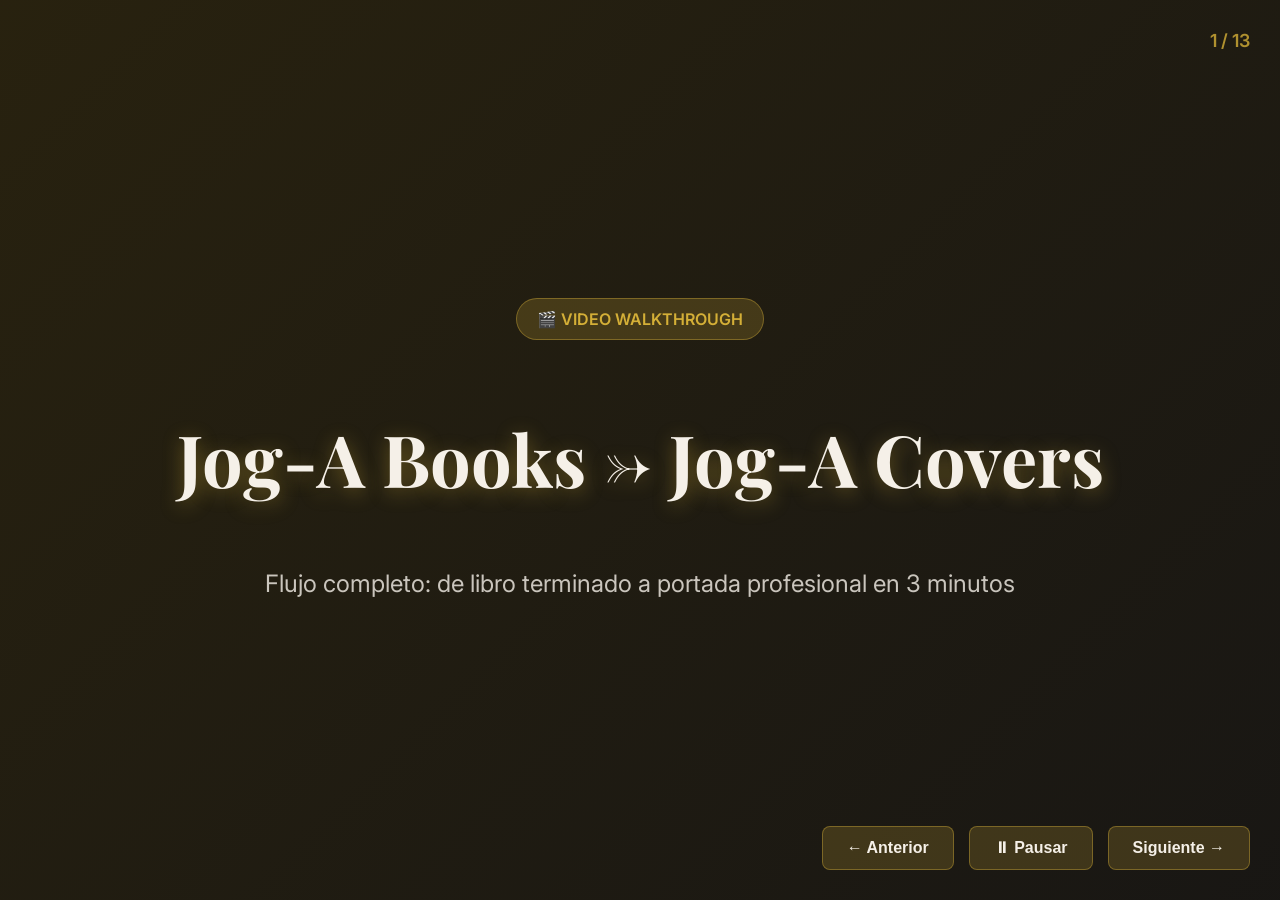
<file: slideshow-en.html>
<!DOCTYPE html>
<html lang="es">
<head>
  <meta charset="UTF-8">
  <meta name="viewport" content="width=device-width, initial-scale=1.0">
  <title>Jog-A Books → Jog-A Covers: Video Walkthrough (English)</title>
  <link rel="preconnect" href="https://fonts.googleapis.com">
  <link rel="preconnect" href="https://fonts.gstatic.com" crossorigin>
  <link href="https://fonts.googleapis.com/css2?family=Playfair+Display:wght@700&family=Inter:wght@400;600&display=swap" rel="stylesheet">
  <style>
    * {
      margin: 0;
      padding: 0;
      box-sizing: border-box;
    }
    
    body {
      font-family: 'Inter', sans-serif;
      background: #0a0908;
      color: #f5f0e8;
      overflow: hidden;
    }
    
    .slide {
      display: none;
      width: 100vw;
      height: 100vh;
      position: relative;
      background: #0a0908;
    }
    
    .slide.active {
      display: flex;
      flex-direction: column;
      align-items: center;
      justify-content: center;
    }
    
    .slide-content {
      max-width: 90%;
      max-height: 90vh;
      display: flex;
      flex-direction: column;
      align-items: center;
      gap: 30px;
    }
    
    .slide-header {
      text-align: center;
    }
    
    .slide-number {
      font-size: 18px;
      color: #d4af37;
      font-weight: 600;
      margin-bottom: 10px;
    }
    
    .slide-title {
      font-family: 'Playfair Display', serif;
      font-size: 56px;
      font-weight: 700;
      color: #f5f0e8;
      margin-bottom: 15px;
      text-shadow: 0 4px 20px rgba(212, 175, 55, 0.4);
    }
    
    .slide-subtitle {
      font-size: 24px;
      color: rgba(245, 240, 232, 0.8);
      max-width: 900px;
      line-height: 1.5;
    }
    
    .slide-image {
      max-width: 100%;
      max-height: 60vh;
      border-radius: 12px;
      box-shadow: 0 20px 60px rgba(0, 0, 0, 0.6),
                  0 0 0 1px rgba(212, 175, 55, 0.2);
    }
    
    .narration {
      max-width: 1000px;
      padding: 24px 32px;
      background: linear-gradient(135deg, rgba(212, 175, 55, 0.1), rgba(212, 175, 55, 0.05));
      border-left: 4px solid #d4af37;
      border-radius: 8px;
      font-size: 20px;
      font-style: italic;
      color: rgba(245, 240, 232, 0.95);
      line-height: 1.7;
      text-align: center;
    }
    
    .progress-bar {
      position: fixed;
      bottom: 0;
      left: 0;
      height: 4px;
      background: linear-gradient(90deg, #d4af37, #f4e4c1);
      transition: width 0.3s ease;
      box-shadow: 0 0 20px rgba(212, 175, 55, 0.6);
    }
    
    .controls {
      position: fixed;
      bottom: 30px;
      right: 30px;
      display: flex;
      gap: 15px;
    }
    
    .btn {
      padding: 12px 24px;
      background: rgba(212, 175, 55, 0.2);
      border: 1px solid rgba(212, 175, 55, 0.4);
      border-radius: 8px;
      color: #f5f0e8;
      font-size: 16px;
      font-weight: 600;
      cursor: pointer;
      transition: all 0.3s ease;
    }
    
    .btn:hover {
      background: rgba(212, 175, 55, 0.3);
      border-color: rgba(212, 175, 55, 0.6);
      transform: translateY(-2px);
    }
    
    .slide-counter {
      position: fixed;
      top: 30px;
      right: 30px;
      font-size: 18px;
      color: rgba(212, 175, 55, 0.8);
      font-weight: 600;
    }
    
    /* Intro slide */
    .intro-slide {
      background: linear-gradient(135deg, rgba(212, 175, 55, 0.15), rgba(26, 24, 21, 0.9));
    }
    
    .intro-slide .slide-title {
      font-size: 72px;
      margin-bottom: 30px;
    }
    
    .intro-slide .badge {
      display: inline-block;
      padding: 10px 20px;
      background: rgba(212, 175, 55, 0.2);
      border: 1px solid rgba(212, 175, 55, 0.4);
      border-radius: 24px;
      font-size: 16px;
      font-weight: 600;
      color: #d4af37;
      margin-bottom: 40px;
    }
    
    /* Outro slide */
    .outro-slide {
      background: linear-gradient(135deg, rgba(212, 175, 55, 0.2), rgba(26, 24, 21, 0.95));
    }
    
    .cta-buttons {
      display: flex;
      gap: 20px;
      margin-top: 40px;
    }
    
    .btn-cta {
      padding: 18px 36px;
      background: linear-gradient(135deg, #d4af37, #f4e4c1);
      color: #1a1815;
      border: none;
      border-radius: 8px;
      font-size: 18px;
      font-weight: 700;
      text-decoration: none;
      cursor: pointer;
      box-shadow: 0 8px 30px rgba(212, 175, 55, 0.5);
      transition: transform 0.3s ease;
    }
    
    .btn-cta:hover {
      transform: translateY(-4px);
    }
  </style>
</head>
<body>

  <!-- SLIDE 0: INTRO -->
  <div class="slide intro-slide active">
    <div class="slide-content">
      <div class="badge">🎬 VIDEO WALKTHROUGH</div>
      <h1 class="slide-title">Jog-A Books → Jog-A Covers</h1>
      <p class="slide-subtitle">Flujo completo: de libro terminado a portada profesional en 3 minutos</p>
    </div>
  </div>

  <!-- SLIDE 1: Landing Hero -->
  <div class="slide">
    <div class="slide-content">
      <div class="slide-header">
        <div class="slide-number">ESCENA 1 · 0:00-0:15</div>
        <h2 class="slide-title">Landing Jog-A Books</h2>
        <p class="slide-subtitle">Hero profesional con badge, logo y CTA impactante</p>
      </div>
      <img src="screenshots/01-landing-hero.png" alt="Landing hero" class="slide-image">
      <div class="narration">
        "Jog-A Books convierte tu experiencia en un libro completo de no ficción. Outline, escritura de capítulos y humanizado — todo en menos de una hora."
      </div>
    </div>
  </div>

  <!-- SLIDE 2: Landing Features -->
  <div class="slide">
    <div class="slide-content">
      <div class="slide-header">
        <div class="slide-number">ESCENA 1 · 0:15-0:25</div>
        <h2 class="slide-title">Features Premium</h2>
        <p class="slide-subtitle">3 cards con hover effects y social proof stats</p>
      </div>
      <img src="screenshots/02-landing-features.png" alt="Features" class="slide-image">
      <div class="narration">
        "Outline inteligente, escritura con IA, y paso único de humanizado que transforma texto generado en prosa con alma humana."
      </div>
    </div>
  </div>

  <!-- SLIDE 3: Social Proof -->
  <div class="slide">
    <div class="slide-content">
      <div class="slide-header">
        <div class="slide-number">ESCENA 1 · 0:25-0:40</div>
        <h2 class="slide-title">Social Proof</h2>
        <p class="slide-subtitle">500+ libros creados · 12 capítulos promedio · <1h de idea a borrador</p>
      </div>
      <img src="screenshots/03-landing-social-proof.png" alt="Social proof" class="slide-image">
      <div class="narration">
        "Después de escribir y humanizar los 12 capítulos, el usuario accede a exportar su libro terminado."
      </div>
    </div>
  </div>

  <!-- SLIDE 4: Editor Inicial -->
  <div class="slide">
    <div class="slide-content">
      <div class="slide-header">
        <div class="slide-number">ESCENA 2 · 0:40-1:00</div>
        <h2 class="slide-title">Editor con Datos Precargados</h2>
        <p class="slide-subtitle">Título y subtítulo listos automáticamente — cero trabajo manual</p>
      </div>
      <img src="screenshots/04-editor-inicial.png" alt="Editor inicial" class="slide-image">
      <div class="narration">
        "El botón 'Diseñar portada' abre Jog-A Covers con el título y subtítulo del libro precargados. Todo listo para empezar a diseñar."
      </div>
    </div>
  </div>

  <!-- SLIDE 5: Templates Grid -->
  <div class="slide">
    <div class="slide-content">
      <div class="slide-header">
        <div class="slide-number">ESCENA 3 · 1:00-1:20</div>
        <h2 class="slide-title">13 Templates Profesionales</h2>
        <p class="slide-subtitle">Editorial, Self-Help, Business, Memoir, Dark Academic...</p>
      </div>
      <img src="screenshots/05-templates-grid.png" alt="Templates" class="slide-image">
      <div class="narration">
        "Cada template aplica instantáneamente tipografía única, layout y colores diseñados para géneros de no ficción."
      </div>
    </div>
  </div>

  <!-- SLIDE 6: Template Minimalista -->
  <div class="slide">
    <div class="slide-content">
      <div class="slide-header">
        <div class="slide-number">ESCENA 3 · 1:20-1:30</div>
        <h2 class="slide-title">Template Minimalista</h2>
        <p class="slide-subtitle">Clean, título arriba, sin ornamentos</p>
      </div>
      <img src="screenshots/06-template-minimalista.png" alt="Minimalista" class="slide-image">
      <div class="narration">
        "Un clic y el canvas actualiza con tipografía Inter, layout minimalista y espaciado generoso."
      </div>
    </div>
  </div>

  <!-- SLIDE 7: Template Dark Academic -->
  <div class="slide">
    <div class="slide-content">
      <div class="slide-header">
        <div class="slide-number">ESCENA 3 · 1:30-1:40</div>
        <h2 class="slide-title">Template Dark Academic</h2>
        <p class="slide-subtitle">Cinzel, ornamento ⚜, aesthetic scholarly</p>
      </div>
      <img src="screenshots/07-template-dark-academic.png" alt="Dark Academic" class="slide-image">
      <div class="narration">
        "Fraunces, Playfair Display, Cormorant, Cinzel... fuentes premium cargadas desde Google Fonts."
      </div>
    </div>
  </div>

  <!-- SLIDE 8: Portada Self-Help -->
  <div class="slide">
    <div class="slide-content">
      <div class="slide-header">
        <div class="slide-number">ESCENA 4 · 1:40-2:00</div>
        <h2 class="slide-title">Portada con IA</h2>
        <p class="slide-subtitle">Imagen generada con ChatGPT: silueta con explosión de luz</p>
      </div>
      <img src="screenshots/08-portada-selfhelp-aplicada.png" alt="Portada Self-Help" class="slide-image">
      <div class="narration">
        "El usuario elige una de las 4 portadas ejemplo generadas con IA. Un clic actualiza el fondo del canvas."
      </div>
    </div>
  </div>

  <!-- SLIDE 9: Ajustes -->
  <div class="slide">
    <div class="slide-content">
      <div class="slide-header">
        <div class="slide-number">ESCENA 5 · 2:00-2:20</div>
        <h2 class="slide-title">Ajustar Tipografía</h2>
        <p class="slide-subtitle">Controles en tiempo real: tamaño, spacing, overlay, sombra</p>
      </div>
      <img src="screenshots/09-ajustes-aplicados.png" alt="Ajustes" class="slide-image">
      <div class="narration">
        "Cada slider actualiza el canvas al instante. No hay botón 'Aplicar' — diseño reactivo en vivo."
      </div>
    </div>
  </div>

  <!-- SLIDE 10: Modal Canva -->
  <div class="slide">
    <div class="slide-content">
      <div class="slide-header">
        <div class="slide-number">ESCENA 6 · 2:20-2:35</div>
        <h2 class="slide-title">Exportar a Canva</h2>
        <p class="slide-subtitle">Descarga PNG + copia título + abre Canva automáticamente</p>
      </div>
      <img src="screenshots/10-modal-canva.png" alt="Modal Canva" class="slide-image">
      <div class="narration">
        "Si quieres más control creativo, continúa en Canva. Tu diseño se preserva y puedes editarlo con herramientas profesionales."
      </div>
    </div>
  </div>

  <!-- SLIDE 11: Portada Final -->
  <div class="slide">
    <div class="slide-content">
      <div class="slide-header">
        <div class="slide-number">ESCENA 7 · 2:35-3:00</div>
        <h2 class="slide-title">Resultado Final</h2>
        <p class="slide-subtitle">1600×2400px · 300 DPI · Print-ready PNG</p>
      </div>
      <img src="screenshots/11-portada-final.png" alt="Portada final" class="slide-image">
      <div class="narration">
        "En 3 minutos pasamos de libro sin portada a diseño profesional listo para Amazon KDP, IngramSpark o cualquier plataforma."
      </div>
    </div>
  </div>

  <!-- SLIDE 12: OUTRO -->
  <div class="slide outro-slide">
    <div class="slide-content">
      <h2 class="slide-title">Pruébalo Gratis</h2>
      <p class="slide-subtitle">De tu experiencia a un libro publicado, con portada profesional incluida</p>
      <div class="cta-buttons">
        <a href="https://joga4live.github.io/Joga-Books/" class="btn-cta" target="_blank">🚀 Jog-A Books</a>
        <a href="https://joga4live.github.io/joga-covers/" class="btn-cta" target="_blank">🎨 Jog-A Covers</a>
      </div>
      <p style="margin-top: 60px; font-size: 20px; color: rgba(212, 175, 55, 0.9);">
        Código abierto · Sin límites · github.com/joga4live
      </p>
    </div>
  </div>

  <div class="progress-bar" id="progressBar"></div>
  <div class="slide-counter" id="counter">1 / 13</div>
  
  <div class="controls">
    <button class="btn" onclick="prevSlide()">← Anterior</button>
    <button class="btn" onclick="toggleAutoplay()" id="playBtn">⏸ Pausar</button>
    <button class="btn" onclick="nextSlide()">Siguiente →</button>
  </div>

  <!-- Background Music -->
  <audio id="bgMusic" loop>
    <source src="https://cdn.pixabay.com/download/audio/2022/05/27/audio_1808fbf07a.mp3" type="audio/mpeg">
  </audio>

  <script>
    let currentSlide = 0;
    const slides = document.querySelectorAll('.slide');
    const totalSlides = slides.length;
    let autoplayInterval;
    let isPlaying = true;
    const bgMusic = document.getElementById('bgMusic');
    
    // Duración por slide (en segundos)
    const slideDurations = [
      5,   // Intro
      7,   // Landing hero
      7,   // Features
      6,   // Social proof
      8,   // Editor inicial
      7,   // Templates grid
      6,   // Minimalista
      6,   // Dark Academic
      8,   // Portada Self-Help
      8,   // Ajustes
      7,   // Modal Canva
      8,   // Portada final
      10   // Outro
    ];
    
    function showSlide(n) {
      slides[currentSlide].classList.remove('active');
      currentSlide = (n + totalSlides) % totalSlides;
      slides[currentSlide].classList.add('active');
      
      // Update counter
      document.getElementById('counter').textContent = `${currentSlide + 1} / ${totalSlides}`;
      
      // Update progress bar
      const progress = ((currentSlide + 1) / totalSlides) * 100;
      document.getElementById('progressBar').style.width = progress + '%';
      
      // Reset autoplay with current slide duration
      if (isPlaying) {
        clearInterval(autoplayInterval);
        startAutoplay();
      }
    }
    
    function nextSlide() {
      showSlide(currentSlide + 1);
    }
    
    function prevSlide() {
      showSlide(currentSlide - 1);
    }
    
    function startAutoplay() {
      // Start background music on first interaction
      if (bgMusic.paused && currentSlide === 0) {
        bgMusic.volume = 0.3;
        bgMusic.play().catch(e => console.log('Audio autoplay blocked'));
      }
      
      const duration = slideDurations[currentSlide] * 1000;
      autoplayInterval = setInterval(() => {
        if (currentSlide === totalSlides - 1) {
          clearInterval(autoplayInterval);
          isPlaying = false;
          document.getElementById('playBtn').textContent = '▶ Reiniciar';
          bgMusic.pause();
        } else {
          nextSlide();
        }
      }, duration);
    }
    
    function toggleAutoplay() {
      const btn = document.getElementById('playBtn');
      if (isPlaying) {
        clearInterval(autoplayInterval);
        isPlaying = false;
        btn.textContent = '▶ Reanudar';
        bgMusic.pause();
      } else {
        if (currentSlide === totalSlides - 1) {
          showSlide(0);
        }
        isPlaying = true;
        btn.textContent = '⏸ Pausar';
        bgMusic.play().catch(e => console.log('Audio blocked'));
        startAutoplay();
      }
    }
    
    // Keyboard navigation
    document.addEventListener('keydown', (e) => {
      if (e.key === 'ArrowRight' || e.key === ' ') {
        nextSlide();
      } else if (e.key === 'ArrowLeft') {
        prevSlide();
      } else if (e.key === 'p' || e.key === 'P') {
        toggleAutoplay();
      }
    });
    
    // Start autoplay
    startAutoplay();
    
    // Update counter on load
    document.getElementById('counter').textContent = `1 / ${totalSlides}`;
  </script>

</body>
</html>
</file>
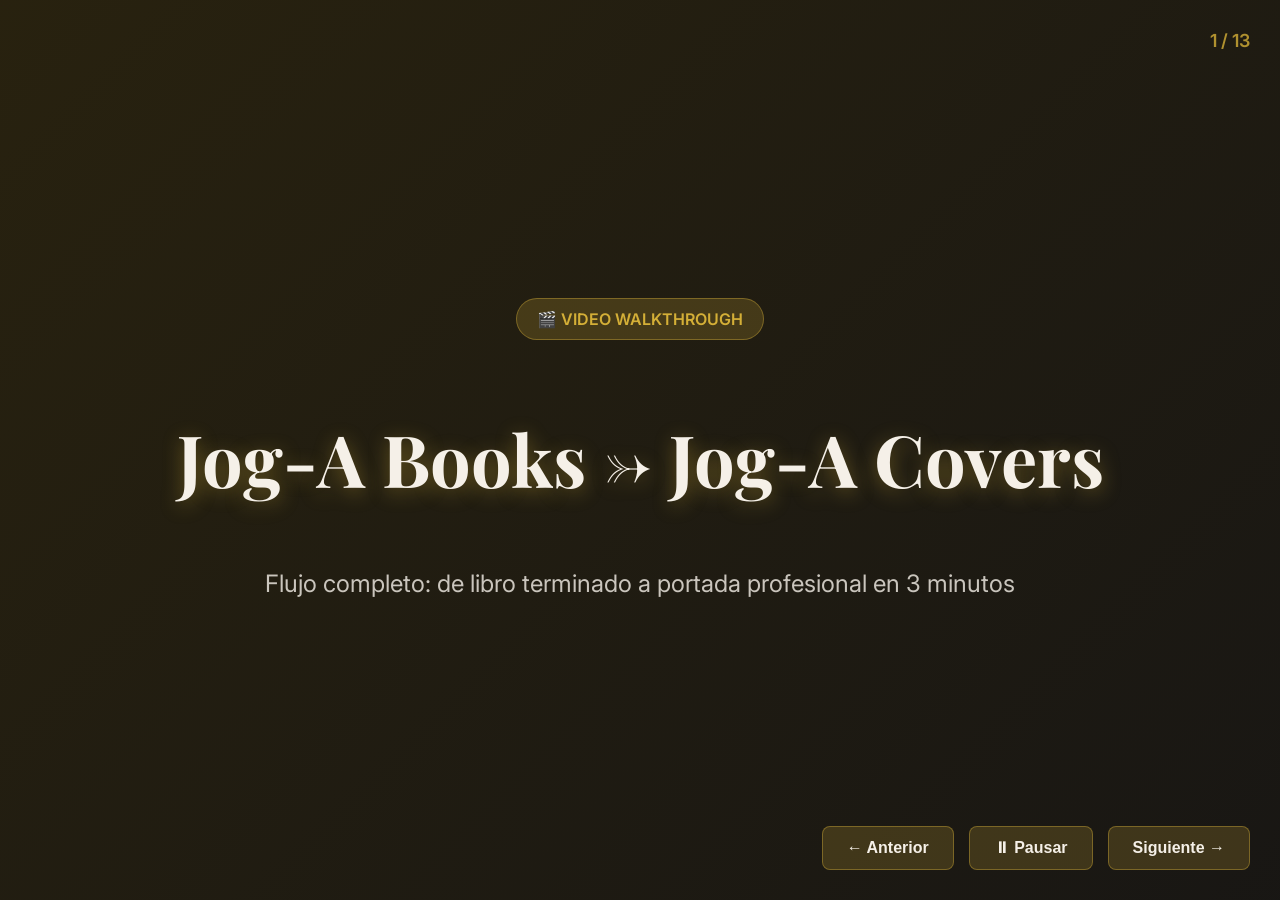
<file: slideshow.html>
<!DOCTYPE html>
<html lang="es">
<head>
  <meta charset="UTF-8">
  <meta name="viewport" content="width=device-width, initial-scale=1.0">
  <title>Jog-A Books → Jog-A Covers: Video Walkthrough</title>
  <link rel="preconnect" href="https://fonts.googleapis.com">
  <link rel="preconnect" href="https://fonts.gstatic.com" crossorigin>
  <link href="https://fonts.googleapis.com/css2?family=Playfair+Display:wght@700&family=Inter:wght@400;600&display=swap" rel="stylesheet">
  <style>
    * {
      margin: 0;
      padding: 0;
      box-sizing: border-box;
    }
    
    body {
      font-family: 'Inter', sans-serif;
      background: #0a0908;
      color: #f5f0e8;
      overflow: hidden;
    }
    
    .slide {
      display: none;
      width: 100vw;
      height: 100vh;
      position: relative;
      background: #0a0908;
    }
    
    .slide.active {
      display: flex;
      flex-direction: column;
      align-items: center;
      justify-content: center;
    }
    
    .slide-content {
      max-width: 90%;
      max-height: 90vh;
      display: flex;
      flex-direction: column;
      align-items: center;
      gap: 30px;
    }
    
    .slide-header {
      text-align: center;
    }
    
    .slide-number {
      font-size: 18px;
      color: #d4af37;
      font-weight: 600;
      margin-bottom: 10px;
    }
    
    .slide-title {
      font-family: 'Playfair Display', serif;
      font-size: 56px;
      font-weight: 700;
      color: #f5f0e8;
      margin-bottom: 15px;
      text-shadow: 0 4px 20px rgba(212, 175, 55, 0.4);
    }
    
    .slide-subtitle {
      font-size: 24px;
      color: rgba(245, 240, 232, 0.8);
      max-width: 900px;
      line-height: 1.5;
    }
    
    .slide-image {
      max-width: 100%;
      max-height: 60vh;
      border-radius: 12px;
      box-shadow: 0 20px 60px rgba(0, 0, 0, 0.6),
                  0 0 0 1px rgba(212, 175, 55, 0.2);
    }
    
    .narration {
      max-width: 1000px;
      padding: 24px 32px;
      background: linear-gradient(135deg, rgba(212, 175, 55, 0.1), rgba(212, 175, 55, 0.05));
      border-left: 4px solid #d4af37;
      border-radius: 8px;
      font-size: 20px;
      font-style: italic;
      color: rgba(245, 240, 232, 0.95);
      line-height: 1.7;
      text-align: center;
    }
    
    .progress-bar {
      position: fixed;
      bottom: 0;
      left: 0;
      height: 4px;
      background: linear-gradient(90deg, #d4af37, #f4e4c1);
      transition: width 0.3s ease;
      box-shadow: 0 0 20px rgba(212, 175, 55, 0.6);
    }
    
    .controls {
      position: fixed;
      bottom: 30px;
      right: 30px;
      display: flex;
      gap: 15px;
    }
    
    .btn {
      padding: 12px 24px;
      background: rgba(212, 175, 55, 0.2);
      border: 1px solid rgba(212, 175, 55, 0.4);
      border-radius: 8px;
      color: #f5f0e8;
      font-size: 16px;
      font-weight: 600;
      cursor: pointer;
      transition: all 0.3s ease;
    }
    
    .btn:hover {
      background: rgba(212, 175, 55, 0.3);
      border-color: rgba(212, 175, 55, 0.6);
      transform: translateY(-2px);
    }
    
    .slide-counter {
      position: fixed;
      top: 30px;
      right: 30px;
      font-size: 18px;
      color: rgba(212, 175, 55, 0.8);
      font-weight: 600;
    }
    
    /* Intro slide */
    .intro-slide {
      background: linear-gradient(135deg, rgba(212, 175, 55, 0.15), rgba(26, 24, 21, 0.9));
    }
    
    .intro-slide .slide-title {
      font-size: 72px;
      margin-bottom: 30px;
    }
    
    .intro-slide .badge {
      display: inline-block;
      padding: 10px 20px;
      background: rgba(212, 175, 55, 0.2);
      border: 1px solid rgba(212, 175, 55, 0.4);
      border-radius: 24px;
      font-size: 16px;
      font-weight: 600;
      color: #d4af37;
      margin-bottom: 40px;
    }
    
    /* Outro slide */
    .outro-slide {
      background: linear-gradient(135deg, rgba(212, 175, 55, 0.2), rgba(26, 24, 21, 0.95));
    }
    
    .cta-buttons {
      display: flex;
      gap: 20px;
      margin-top: 40px;
    }
    
    .btn-cta {
      padding: 18px 36px;
      background: linear-gradient(135deg, #d4af37, #f4e4c1);
      color: #1a1815;
      border: none;
      border-radius: 8px;
      font-size: 18px;
      font-weight: 700;
      text-decoration: none;
      cursor: pointer;
      box-shadow: 0 8px 30px rgba(212, 175, 55, 0.5);
      transition: transform 0.3s ease;
    }
    
    .btn-cta:hover {
      transform: translateY(-4px);
    }
  </style>
</head>
<body>

  <!-- SLIDE 0: INTRO -->
  <div class="slide intro-slide active">
    <div class="slide-content">
      <div class="badge">🎬 VIDEO WALKTHROUGH</div>
      <h1 class="slide-title">Jog-A Books → Jog-A Covers</h1>
      <p class="slide-subtitle">Flujo completo: de libro terminado a portada profesional en 3 minutos</p>
    </div>
  </div>

  <!-- SLIDE 1: Landing Hero -->
  <div class="slide">
    <div class="slide-content">
      <div class="slide-header">
        <div class="slide-number">ESCENA 1 · 0:00-0:15</div>
        <h2 class="slide-title">Landing Jog-A Books</h2>
        <p class="slide-subtitle">Hero profesional con badge, logo y CTA impactante</p>
      </div>
      <img src="screenshots/01-landing-hero.png" alt="Landing hero" class="slide-image">
      <div class="narration">
        "Jog-A Books convierte tu experiencia en un libro completo de no ficción. Outline, escritura de capítulos y humanizado — todo en menos de una hora."
      </div>
    </div>
  </div>

  <!-- SLIDE 2: Landing Features -->
  <div class="slide">
    <div class="slide-content">
      <div class="slide-header">
        <div class="slide-number">ESCENA 1 · 0:15-0:25</div>
        <h2 class="slide-title">Features Premium</h2>
        <p class="slide-subtitle">3 cards con hover effects y social proof stats</p>
      </div>
      <img src="screenshots/02-landing-features.png" alt="Features" class="slide-image">
      <div class="narration">
        "Outline inteligente, escritura con IA, y paso único de humanizado que transforma texto generado en prosa con alma humana."
      </div>
    </div>
  </div>

  <!-- SLIDE 3: Social Proof -->
  <div class="slide">
    <div class="slide-content">
      <div class="slide-header">
        <div class="slide-number">ESCENA 1 · 0:25-0:40</div>
        <h2 class="slide-title">Social Proof</h2>
        <p class="slide-subtitle">500+ libros creados · 12 capítulos promedio · <1h de idea a borrador</p>
      </div>
      <img src="screenshots/03-landing-social-proof.png" alt="Social proof" class="slide-image">
      <div class="narration">
        "Después de escribir y humanizar los 12 capítulos, el usuario accede a exportar su libro terminado."
      </div>
    </div>
  </div>

  <!-- SLIDE 4: Editor Inicial -->
  <div class="slide">
    <div class="slide-content">
      <div class="slide-header">
        <div class="slide-number">ESCENA 2 · 0:40-1:00</div>
        <h2 class="slide-title">Editor con Datos Precargados</h2>
        <p class="slide-subtitle">Título y subtítulo listos automáticamente — cero trabajo manual</p>
      </div>
      <img src="screenshots/04-editor-inicial.png" alt="Editor inicial" class="slide-image">
      <div class="narration">
        "El botón 'Diseñar portada' abre Jog-A Covers con el título y subtítulo del libro precargados. Todo listo para empezar a diseñar."
      </div>
    </div>
  </div>

  <!-- SLIDE 5: Templates Grid -->
  <div class="slide">
    <div class="slide-content">
      <div class="slide-header">
        <div class="slide-number">ESCENA 3 · 1:00-1:20</div>
        <h2 class="slide-title">13 Templates Profesionales</h2>
        <p class="slide-subtitle">Editorial, Self-Help, Business, Memoir, Dark Academic...</p>
      </div>
      <img src="screenshots/05-templates-grid.png" alt="Templates" class="slide-image">
      <div class="narration">
        "Cada template aplica instantáneamente tipografía única, layout y colores diseñados para géneros de no ficción."
      </div>
    </div>
  </div>

  <!-- SLIDE 6: Template Minimalista -->
  <div class="slide">
    <div class="slide-content">
      <div class="slide-header">
        <div class="slide-number">ESCENA 3 · 1:20-1:30</div>
        <h2 class="slide-title">Template Minimalista</h2>
        <p class="slide-subtitle">Clean, título arriba, sin ornamentos</p>
      </div>
      <img src="screenshots/06-template-minimalista.png" alt="Minimalista" class="slide-image">
      <div class="narration">
        "Un clic y el canvas actualiza con tipografía Inter, layout minimalista y espaciado generoso."
      </div>
    </div>
  </div>

  <!-- SLIDE 7: Template Dark Academic -->
  <div class="slide">
    <div class="slide-content">
      <div class="slide-header">
        <div class="slide-number">ESCENA 3 · 1:30-1:40</div>
        <h2 class="slide-title">Template Dark Academic</h2>
        <p class="slide-subtitle">Cinzel, ornamento ⚜, aesthetic scholarly</p>
      </div>
      <img src="screenshots/07-template-dark-academic.png" alt="Dark Academic" class="slide-image">
      <div class="narration">
        "Fraunces, Playfair Display, Cormorant, Cinzel... fuentes premium cargadas desde Google Fonts."
      </div>
    </div>
  </div>

  <!-- SLIDE 8: Portada Self-Help -->
  <div class="slide">
    <div class="slide-content">
      <div class="slide-header">
        <div class="slide-number">ESCENA 4 · 1:40-2:00</div>
        <h2 class="slide-title">Portada con IA</h2>
        <p class="slide-subtitle">Imagen generada con ChatGPT: silueta con explosión de luz</p>
      </div>
      <img src="screenshots/08-portada-selfhelp-aplicada.png" alt="Portada Self-Help" class="slide-image">
      <div class="narration">
        "El usuario elige una de las 4 portadas ejemplo generadas con IA. Un clic actualiza el fondo del canvas."
      </div>
    </div>
  </div>

  <!-- SLIDE 9: Ajustes -->
  <div class="slide">
    <div class="slide-content">
      <div class="slide-header">
        <div class="slide-number">ESCENA 5 · 2:00-2:20</div>
        <h2 class="slide-title">Ajustar Tipografía</h2>
        <p class="slide-subtitle">Controles en tiempo real: tamaño, spacing, overlay, sombra</p>
      </div>
      <img src="screenshots/09-ajustes-aplicados.png" alt="Ajustes" class="slide-image">
      <div class="narration">
        "Cada slider actualiza el canvas al instante. No hay botón 'Aplicar' — diseño reactivo en vivo."
      </div>
    </div>
  </div>

  <!-- SLIDE 10: Modal Canva -->
  <div class="slide">
    <div class="slide-content">
      <div class="slide-header">
        <div class="slide-number">ESCENA 6 · 2:20-2:35</div>
        <h2 class="slide-title">Exportar a Canva</h2>
        <p class="slide-subtitle">Descarga PNG + copia título + abre Canva automáticamente</p>
      </div>
      <img src="screenshots/10-modal-canva.png" alt="Modal Canva" class="slide-image">
      <div class="narration">
        "Si quieres más control creativo, continúa en Canva. Tu diseño se preserva y puedes editarlo con herramientas profesionales."
      </div>
    </div>
  </div>

  <!-- SLIDE 11: Portada Final -->
  <div class="slide">
    <div class="slide-content">
      <div class="slide-header">
        <div class="slide-number">ESCENA 7 · 2:35-3:00</div>
        <h2 class="slide-title">Resultado Final</h2>
        <p class="slide-subtitle">1600×2400px · 300 DPI · Print-ready PNG</p>
      </div>
      <img src="screenshots/11-portada-final.png" alt="Portada final" class="slide-image">
      <div class="narration">
        "En 3 minutos pasamos de libro sin portada a diseño profesional listo para Amazon KDP, IngramSpark o cualquier plataforma."
      </div>
    </div>
  </div>

  <!-- SLIDE 12: OUTRO -->
  <div class="slide outro-slide">
    <div class="slide-content">
      <h2 class="slide-title">Pruébalo Gratis</h2>
      <p class="slide-subtitle">De tu experiencia a un libro publicado, con portada profesional incluida</p>
      <div class="cta-buttons">
        <a href="https://joga4live.github.io/Joga-Books/" class="btn-cta" target="_blank">🚀 Jog-A Books</a>
        <a href="https://joga4live.github.io/joga-covers/" class="btn-cta" target="_blank">🎨 Jog-A Covers</a>
      </div>
      <p style="margin-top: 60px; font-size: 20px; color: rgba(212, 175, 55, 0.9);">
        Código abierto · Sin límites · github.com/joga4live
      </p>
    </div>
  </div>

  <div class="progress-bar" id="progressBar"></div>
  <div class="slide-counter" id="counter">1 / 13</div>
  
  <div class="controls">
    <button class="btn" onclick="prevSlide()">← Anterior</button>
    <button class="btn" onclick="toggleAutoplay()" id="playBtn">⏸ Pausar</button>
    <button class="btn" onclick="nextSlide()">Siguiente →</button>
  </div>

  <!-- Background Music -->
  <audio id="bgMusic" loop>
    <source src="https://cdn.pixabay.com/download/audio/2022/05/27/audio_1808fbf07a.mp3" type="audio/mpeg">
  </audio>

  <script>
    let currentSlide = 0;
    const slides = document.querySelectorAll('.slide');
    const totalSlides = slides.length;
    let autoplayInterval;
    let isPlaying = true;
    const bgMusic = document.getElementById('bgMusic');
    
    // Duración por slide (en segundos)
    const slideDurations = [
      5,   // Intro
      7,   // Landing hero
      7,   // Features
      6,   // Social proof
      8,   // Editor inicial
      7,   // Templates grid
      6,   // Minimalista
      6,   // Dark Academic
      8,   // Portada Self-Help
      8,   // Ajustes
      7,   // Modal Canva
      8,   // Portada final
      10   // Outro
    ];
    
    function showSlide(n) {
      slides[currentSlide].classList.remove('active');
      currentSlide = (n + totalSlides) % totalSlides;
      slides[currentSlide].classList.add('active');
      
      // Update counter
      document.getElementById('counter').textContent = `${currentSlide + 1} / ${totalSlides}`;
      
      // Update progress bar
      const progress = ((currentSlide + 1) / totalSlides) * 100;
      document.getElementById('progressBar').style.width = progress + '%';
      
      // Reset autoplay with current slide duration
      if (isPlaying) {
        clearInterval(autoplayInterval);
        startAutoplay();
      }
    }
    
    function nextSlide() {
      showSlide(currentSlide + 1);
    }
    
    function prevSlide() {
      showSlide(currentSlide - 1);
    }
    
    function startAutoplay() {
      // Start background music on first interaction
      if (bgMusic.paused && currentSlide === 0) {
        bgMusic.volume = 0.3;
        bgMusic.play().catch(e => console.log('Audio autoplay blocked'));
      }
      
      const duration = slideDurations[currentSlide] * 1000;
      autoplayInterval = setInterval(() => {
        if (currentSlide === totalSlides - 1) {
          clearInterval(autoplayInterval);
          isPlaying = false;
          document.getElementById('playBtn').textContent = '▶ Reiniciar';
          bgMusic.pause();
        } else {
          nextSlide();
        }
      }, duration);
    }
    
    function toggleAutoplay() {
      const btn = document.getElementById('playBtn');
      if (isPlaying) {
        clearInterval(autoplayInterval);
        isPlaying = false;
        btn.textContent = '▶ Reanudar';
        bgMusic.pause();
      } else {
        if (currentSlide === totalSlides - 1) {
          showSlide(0);
        }
        isPlaying = true;
        btn.textContent = '⏸ Pausar';
        bgMusic.play().catch(e => console.log('Audio blocked'));
        startAutoplay();
      }
    }
    
    // Keyboard navigation
    document.addEventListener('keydown', (e) => {
      if (e.key === 'ArrowRight' || e.key === ' ') {
        nextSlide();
      } else if (e.key === 'ArrowLeft') {
        prevSlide();
      } else if (e.key === 'p' || e.key === 'P') {
        toggleAutoplay();
      }
    });
    
    // Start autoplay
    startAutoplay();
    
    // Update counter on load
    document.getElementById('counter').textContent = `1 / ${totalSlides}`;
  </script>

</body>
</html>
</file>
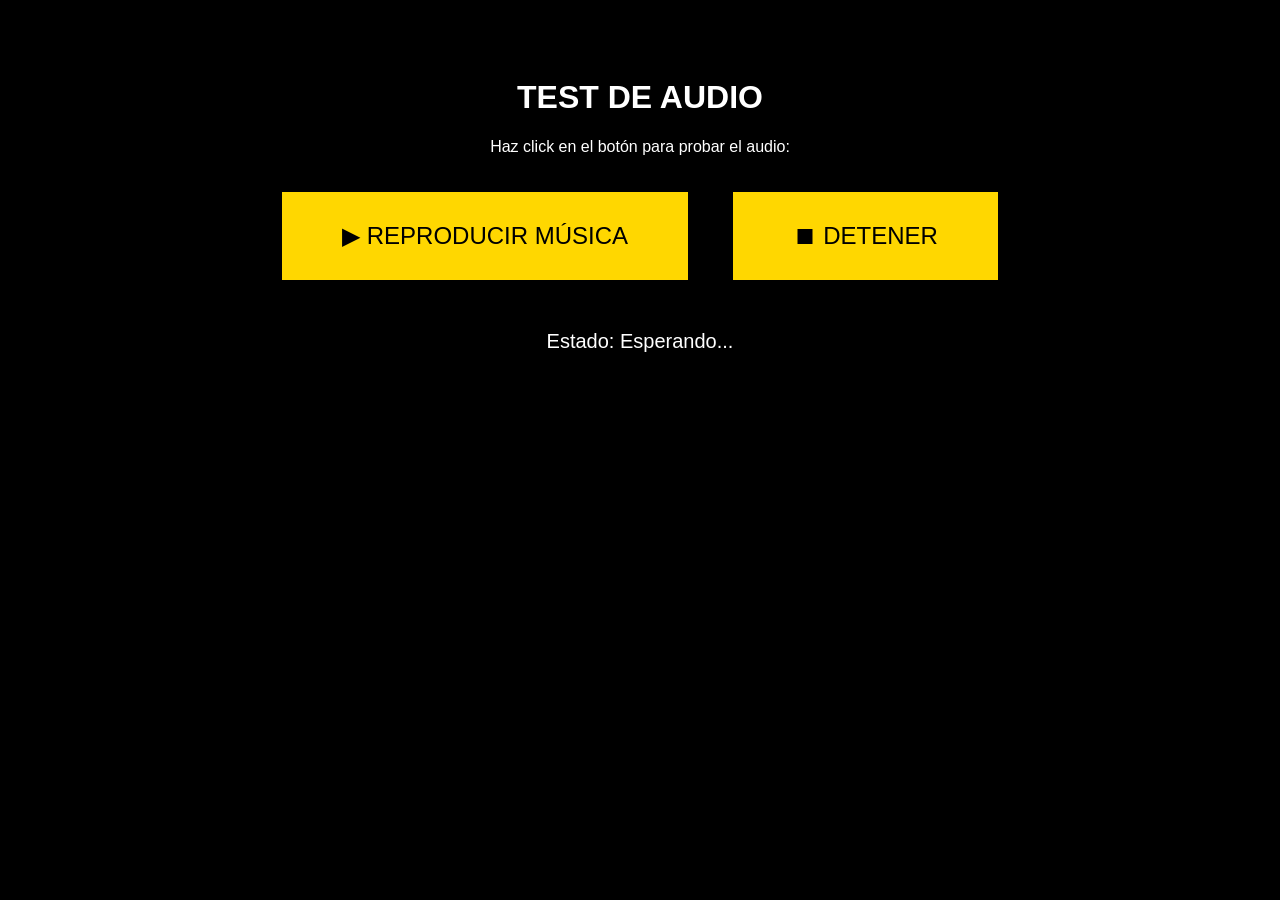
<file: test-audio.html>
<!DOCTYPE html>
<html>
<head>
<style>
body { background: #000; color: #fff; padding: 50px; text-align: center; font-family: sans-serif; }
button { padding: 30px 60px; background: gold; border: none; font-size: 24px; cursor: pointer; margin: 20px; }
#status { font-size: 20px; margin-top: 30px; }
</style>
</head>
<body>
<h1>TEST DE AUDIO</h1>
<p>Haz click en el botón para probar el audio:</p>
<button onclick="playAudio()">▶ REPRODUCIR MÚSICA</button>
<button onclick="stopAudio()">⏹ DETENER</button>
<div id="status">Estado: Esperando...</div>

<audio id="audio" loop>
  <source src="https://www.bensound.com/bensound-music/bensound-creativeminds.mp3">
</audio>

<script>
const audio = document.getElementById('audio');
const status = document.getElementById('status');

function playAudio() {
  audio.volume = 0.5;
  audio.play()
    .then(() => status.textContent = '✅ Audio reproduciéndose')
    .catch(err => status.textContent = '❌ Error: ' + err.message);
}

function stopAudio() {
  audio.pause();
  status.textContent = '⏹ Audio detenido';
}
</script>
</body>
</html>
</file>
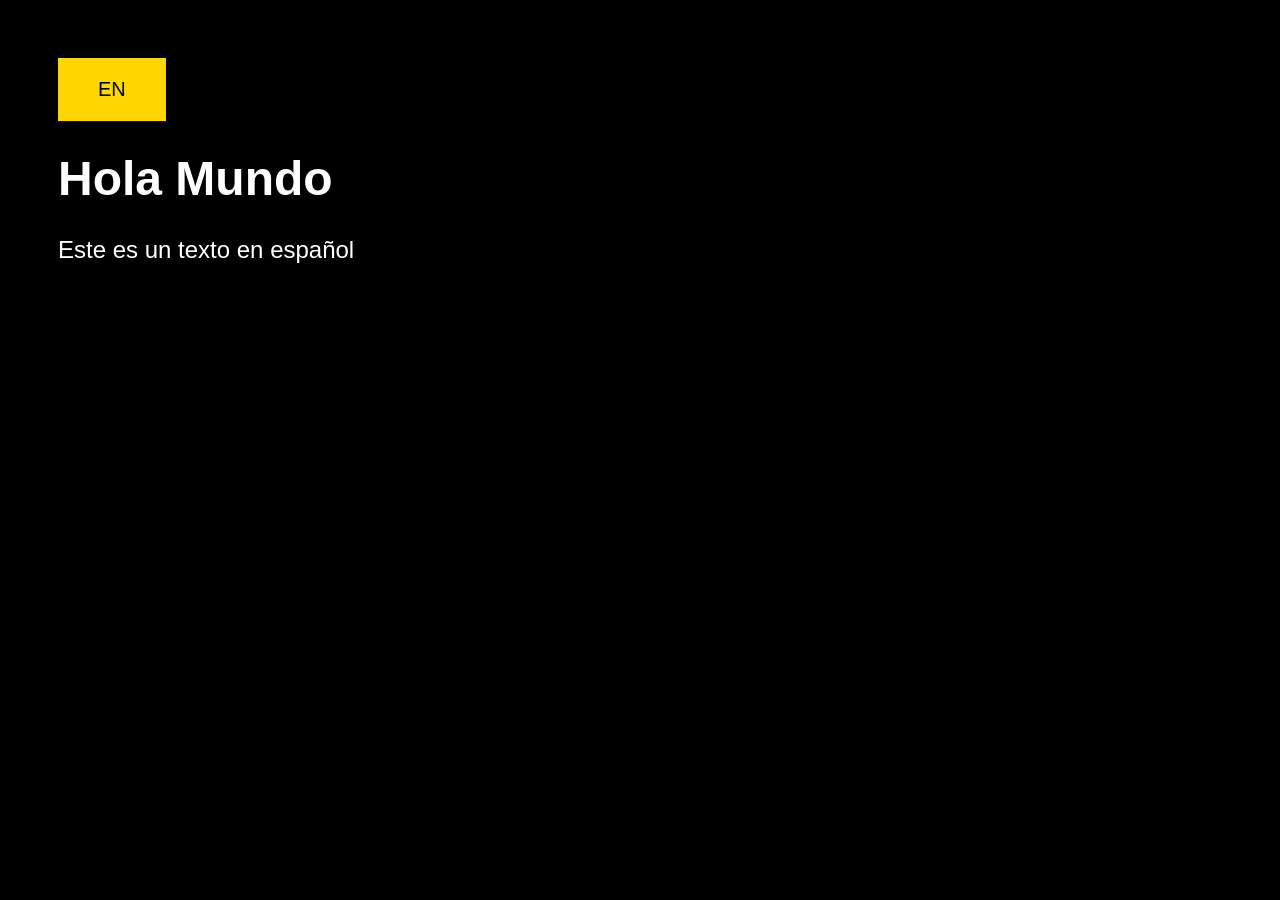
<file: test-lang.html>
<!DOCTYPE html>
<html>
<head>
<meta charset="UTF-8">
<style>
body { background: #000; color: #fff; font-family: sans-serif; padding: 50px; }
.btn { padding: 20px 40px; background: gold; color: #000; border: none; font-size: 20px; cursor: pointer; }
h1 { font-size: 48px; margin: 30px 0; }
p { font-size: 24px; }
</style>
</head>
<body>
<button class="btn" onclick="toggleLang()" id="langBtn">EN</button>
<h1 id="title" data-es="Hola Mundo" data-en="Hello World"></h1>
<p id="subtitle" data-es="Este es un texto en español" data-en="This is a text in English"></p>

<script>
let currentLang = 'es';

function updateAllText() {
  console.log('Actualizando textos a:', currentLang);
  document.querySelectorAll('[data-es]').forEach(el => {
    const text = el.getAttribute('data-' + currentLang);
    console.log('Elemento:', el.id, '-> Texto:', text);
    if (text) {
      el.textContent = text;
    }
  });
}

function toggleLang() {
  console.log('Click en botón. Lang actual:', currentLang);
  currentLang = currentLang === 'es' ? 'en' : 'es';
  console.log('Nuevo lang:', currentLang);
  document.getElementById('langBtn').textContent = currentLang === 'es' ? 'EN' : 'ES';
  updateAllText();
}

// Inicializar
updateAllText();
</script>
</body>
</html>
</file>
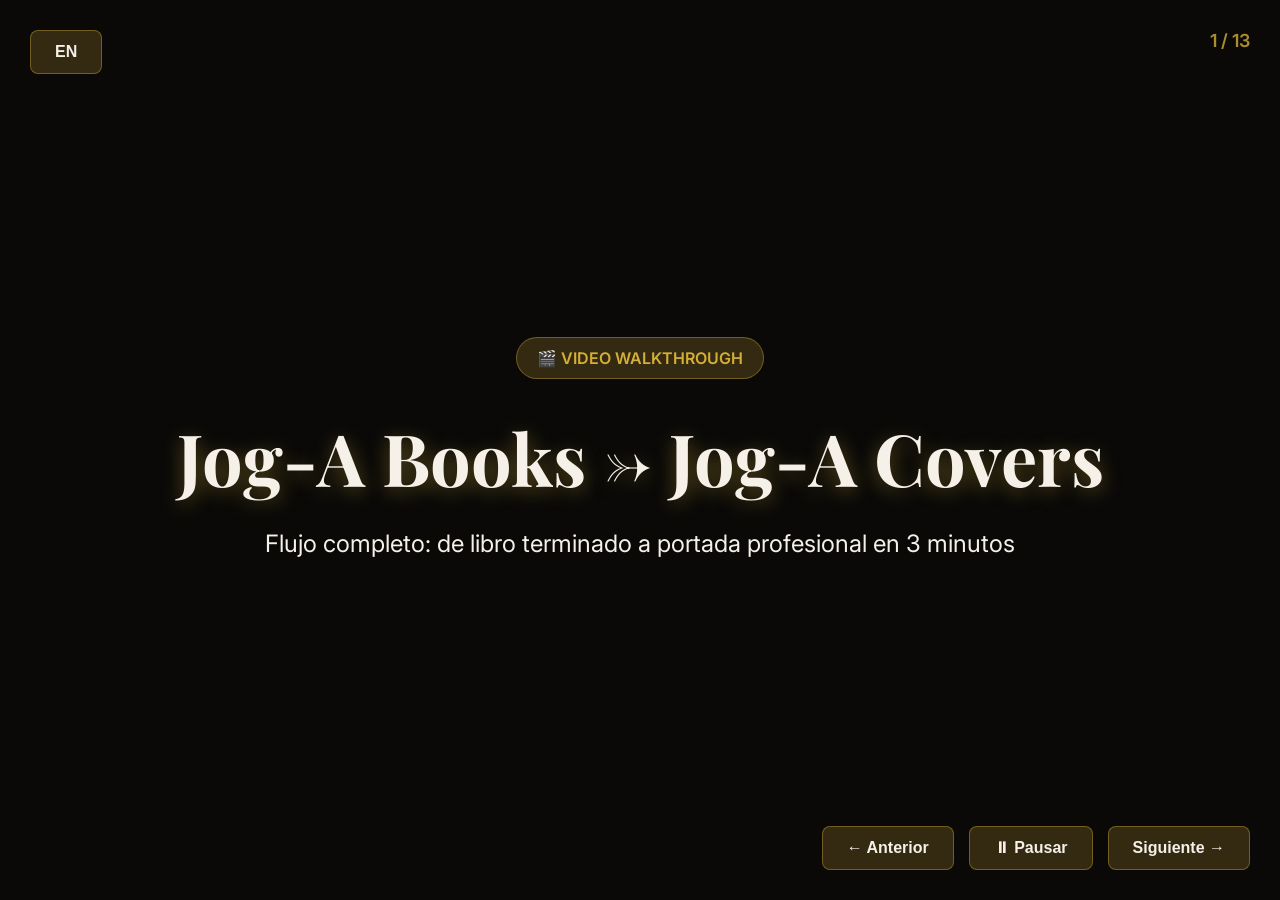
<file: video-final.html>
<!DOCTYPE html>
<html lang="es">
<head>
  <meta charset="UTF-8">
  <meta name="viewport" content="width=device-width, initial-scale=1.0">
  <title>Jog-A Books → Jog-A Covers</title>
  <link href="https://fonts.googleapis.com/css2?family=Playfair+Display:wght@700&family=Inter:wght@400;600&display=swap" rel="stylesheet">
  <style>
    * { margin: 0; padding: 0; box-sizing: border-box; }
    body { font-family: 'Inter', sans-serif; background: #0a0908; color: #f5f0e8; overflow: hidden; }
    
    .slide { display: none; width: 100vw; height: 100vh; flex-direction: column; align-items: center; justify-content: center; background: #0a0908; }
    .slide.active { display: flex; }
    
    .content { max-width: 90%; text-align: center; }
    .badge { display: inline-block; padding: 10px 20px; background: rgba(212, 175, 55, 0.2); border: 1px solid rgba(212, 175, 55, 0.4); border-radius: 24px; font-size: 16px; font-weight: 600; color: #d4af37; margin-bottom: 30px; }
    .title { font-family: 'Playfair Display', serif; font-size: 72px; font-weight: 700; color: #f5f0e8; margin-bottom: 20px; text-shadow: 0 4px 20px rgba(212, 175, 55, 0.4); }
    .subtitle { font-size: 24px; color: #f5f0e8; max-width: 900px; margin: 0 auto; line-height: 1.6; }
    .img { max-width: 80%; max-height: 60vh; border-radius: 12px; margin: 30px 0; box-shadow: 0 20px 60px rgba(0, 0, 0, 0.6); }
    
    .lang { position: fixed; top: 30px; left: 30px; padding: 12px 24px; background: rgba(212, 175, 55, 0.2); border: 1px solid rgba(212, 175, 55, 0.4); border-radius: 8px; color: #f5f0e8; font-size: 16px; font-weight: 600; cursor: pointer; z-index: 1000; }
    .lang:hover { background: rgba(212, 175, 55, 0.3); transform: translateY(-2px); }
    
    .counter { position: fixed; top: 30px; right: 30px; font-size: 18px; color: rgba(212, 175, 55, 0.8); font-weight: 600; }
    
    .controls { position: fixed; bottom: 30px; right: 30px; display: flex; gap: 15px; }
    .btn { padding: 12px 24px; background: rgba(212, 175, 55, 0.2); border: 1px solid rgba(212, 175, 55, 0.4); border-radius: 8px; color: #f5f0e8; font-size: 16px; font-weight: 600; cursor: pointer; transition: all 0.3s; }
    .btn:hover { background: rgba(212, 175, 55, 0.3); transform: translateY(-2px); }
    
    .progress { position: fixed; bottom: 0; left: 0; height: 4px; background: linear-gradient(90deg, #d4af37, #f4e4c1); transition: width 0.3s; box-shadow: 0 0 20px rgba(212, 175, 55, 0.6); }
  </style>
</head>
<body>

<button class="lang" id="langBtn">EN</button>
<div class="counter" id="counter">1 / 13</div>

<!-- SLIDE 1 -->
<div class="slide active">
  <div class="content">
    <div class="badge">🎬 VIDEO WALKTHROUGH</div>
    <h1 class="title">Jog-A Books → Jog-A Covers</h1>
    <p class="subtitle" id="s1">Flujo completo: de libro terminado a portada profesional en 3 minutos</p>
  </div>
</div>

<!-- SLIDE 2 -->
<div class="slide">
  <div class="content">
    <p style="font-size: 18px; color: #d4af37; margin-bottom: 10px;">ESCENA 1 · 0:00-0:15</p>
    <h2 class="title" style="font-size: 48px;" id="s2t">Landing Jog-A Books</h2>
    <p class="subtitle" id="s2">Hero profesional con badge, logo y CTA impactante</p>
    <img src="screenshots/01-landing-hero.png" class="img">
  </div>
</div>

<!-- SLIDE 3 -->
<div class="slide">
  <div class="content">
    <p style="font-size: 18px; color: #d4af37; margin-bottom: 10px;">ESCENA 1 · 0:15-0:25</p>
    <h2 class="title" style="font-size: 48px;" id="s3t">Features Premium</h2>
    <p class="subtitle" id="s3">3 cards con hover effects y social proof stats</p>
    <img src="screenshots/02-landing-features.png" class="img">
  </div>
</div>

<!-- SLIDE 4 -->
<div class="slide">
  <div class="content">
    <p style="font-size: 18px; color: #d4af37; margin-bottom: 10px;">ESCENA 1 · 0:25-0:40</p>
    <h2 class="title" style="font-size: 48px;">Social Proof</h2>
    <p class="subtitle" id="s4">500+ libros creados · 12 capítulos promedio · &lt;1h</p>
    <img src="screenshots/03-landing-social-proof.png" class="img">
  </div>
</div>

<!-- SLIDE 5 -->
<div class="slide">
  <div class="content">
    <p style="font-size: 18px; color: #d4af37; margin-bottom: 10px;">ESCENA 2 · 0:40-1:00</p>
    <h2 class="title" style="font-size: 48px;" id="s5t">Editor con Datos Precargados</h2>
    <p class="subtitle" id="s5">Título y subtítulo listos automáticamente</p>
    <img src="screenshots/04-editor-inicial.png" class="img">
  </div>
</div>

<!-- SLIDE 6 -->
<div class="slide">
  <div class="content">
    <p style="font-size: 18px; color: #d4af37; margin-bottom: 10px;">ESCENA 3 · 1:00-1:20</p>
    <h2 class="title" style="font-size: 48px;" id="s6t">13 Templates Profesionales</h2>
    <p class="subtitle" id="s6">Editorial, Self-Help, Business, Memoir...</p>
    <img src="screenshots/05-templates-grid.png" class="img">
  </div>
</div>

<!-- SLIDE 7 -->
<div class="slide">
  <div class="content">
    <p style="font-size: 18px; color: #d4af37; margin-bottom: 10px;">ESCENA 3 · 1:20-1:30</p>
    <h2 class="title" style="font-size: 48px;" id="s7t">Template Minimalista</h2>
    <p class="subtitle" id="s7">Clean, título arriba, sin ornamentos</p>
    <img src="screenshots/06-template-minimalista.png" class="img">
  </div>
</div>

<!-- SLIDE 8 -->
<div class="slide">
  <div class="content">
    <p style="font-size: 18px; color: #d4af37; margin-bottom: 10px;">ESCENA 3 · 1:30-1:40</p>
    <h2 class="title" style="font-size: 48px;" id="s8t">Template Dark Academic</h2>
    <p class="subtitle" id="s8">Cinzel, ornamento ⚜, aesthetic scholarly</p>
    <img src="screenshots/07-template-dark-academic.png" class="img">
  </div>
</div>

<!-- SLIDE 9 -->
<div class="slide">
  <div class="content">
    <p style="font-size: 18px; color: #d4af37; margin-bottom: 10px;">ESCENA 4 · 1:40-2:00</p>
    <h2 class="title" style="font-size: 48px;" id="s9t">Portada con IA</h2>
    <p class="subtitle" id="s9">Imagen generada con ChatGPT</p>
    <img src="screenshots/08-portada-selfhelp-aplicada.png" class="img">
  </div>
</div>

<!-- SLIDE 10 -->
<div class="slide">
  <div class="content">
    <p style="font-size: 18px; color: #d4af37; margin-bottom: 10px;">ESCENA 5 · 2:00-2:20</p>
    <h2 class="title" style="font-size: 48px;" id="s10t">Ajustar Tipografía</h2>
    <p class="subtitle" id="s10">Controles en tiempo real</p>
    <img src="screenshots/09-ajustes-aplicados.png" class="img">
  </div>
</div>

<!-- SLIDE 11 -->
<div class="slide">
  <div class="content">
    <p style="font-size: 18px; color: #d4af37; margin-bottom: 10px;">ESCENA 6 · 2:20-2:35</p>
    <h2 class="title" style="font-size: 48px;" id="s11t">Exportar a Canva</h2>
    <p class="subtitle" id="s11">Descarga PNG + copia título automáticamente</p>
    <img src="screenshots/10-modal-canva.png" class="img">
  </div>
</div>

<!-- SLIDE 12 -->
<div class="slide">
  <div class="content">
    <p style="font-size: 18px; color: #d4af37; margin-bottom: 10px;">ESCENA 7 · 2:35-3:00</p>
    <h2 class="title" style="font-size: 48px;" id="s12t">Resultado Final</h2>
    <p class="subtitle">1600×2400px · 300 DPI · Print-ready PNG</p>
    <img src="screenshots/11-portada-final.png" class="img">
  </div>
</div>

<!-- SLIDE 13 -->
<div class="slide">
  <div class="content">
    <h2 class="title" id="s13t">Pruébalo Gratis</h2>
    <p class="subtitle" id="s13">De tu experiencia a un libro publicado</p>
    <div style="margin-top: 40px;">
      <a href="https://joga4live.github.io/Joga-Books/" style="padding: 18px 36px; background: linear-gradient(135deg, #d4af37, #f4e4c1); color: #1a1815; border-radius: 8px; font-size: 18px; font-weight: 700; text-decoration: none; margin: 0 10px; display: inline-block;">🚀 Jog-A Books</a>
      <a href="https://joga4live.github.io/joga-covers/" style="padding: 18px 36px; background: linear-gradient(135deg, #d4af37, #f4e4c1); color: #1a1815; border-radius: 8px; font-size: 18px; font-weight: 700; text-decoration: none; margin: 0 10px; display: inline-block;">🎨 Jog-A Covers</a>
    </div>
  </div>
</div>

<div class="controls">
  <button class="btn" onclick="prev()" id="prevBtn">← Anterior</button>
  <button class="btn" onclick="togglePlay()" id="playBtn">⏸ Pausar</button>
  <button class="btn" onclick="next()" id="nextBtn">Siguiente →</button>
</div>

<div class="progress" id="progress"></div>

<audio id="music" loop>
  <source src="music.mp3" type="audio/mpeg">
</audio>

<script>
const texts = {
  es: {
    s1: 'Flujo completo: de libro terminado a portada profesional en 3 minutos',
    s2t: 'Landing Jog-A Books',
    s2: 'Hero profesional con badge, logo y CTA impactante',
    s3t: 'Features Premium',
    s3: '3 cards con hover effects y social proof stats',
    s4: '500+ libros creados · 12 capítulos promedio · <1h',
    s5t: 'Editor con Datos Precargados',
    s5: 'Título y subtítulo listos automáticamente',
    s6t: '13 Templates Profesionales',
    s6: 'Editorial, Self-Help, Business, Memoir...',
    s7t: 'Template Minimalista',
    s7: 'Clean, título arriba, sin ornamentos',
    s8t: 'Template Dark Academic',
    s8: 'Cinzel, ornamento ⚜, aesthetic scholarly',
    s9t: 'Portada con IA',
    s9: 'Imagen generada con ChatGPT',
    s10t: 'Ajustar Tipografía',
    s10: 'Controles en tiempo real',
    s11t: 'Exportar a Canva',
    s11: 'Descarga PNG + copia título automáticamente',
    s12t: 'Resultado Final',
    s13t: 'Pruébalo Gratis',
    s13: 'De tu experiencia a un libro publicado',
    prev: '← Anterior',
    play: '⏸ Pausar',
    next: 'Siguiente →'
  },
  en: {
    s1: 'Complete flow: from finished book to professional cover in 3 minutes',
    s2t: 'Jog-A Books Landing',
    s2: 'Professional hero with badge, logo and impactful CTA',
    s3t: 'Premium Features',
    s3: '3 cards with hover effects and social proof stats',
    s4: '500+ books created · 12 chapters average · <1h',
    s5t: 'Editor with Preloaded Data',
    s5: 'Title and subtitle automatically ready',
    s6t: '13 Professional Templates',
    s6: 'Editorial, Self-Help, Business, Memoir...',
    s7t: 'Minimalist Template',
    s7: 'Clean, title on top, no ornaments',
    s8t: 'Dark Academic Template',
    s8: 'Cinzel, ornament ⚜, scholarly aesthetic',
    s9t: 'AI-Generated Cover',
    s9: 'Image generated with ChatGPT',
    s10t: 'Adjust Typography',
    s10: 'Real-time controls',
    s11t: 'Export to Canva',
    s11: 'Download PNG + copy title automatically',
    s12t: 'Final Result',
    s13t: 'Try it Free',
    s13: 'From your experience to a published book',
    prev: '← Previous',
    play: '⏸ Pause',
    next: 'Next →'
  }
};

let current = 0;
let lang = 'es';
let playing = true;
let timer;
const total = 13;
const slides = document.querySelectorAll('.slide');
const music = document.getElementById('music');

function show(n) {
  slides[current].classList.remove('active');
  current = (n + total) % total;
  slides[current].classList.add('active');
  document.getElementById('counter').textContent = `${current + 1} / ${total}`;
  document.getElementById('progress').style.width = ((current + 1) / total * 100) + '%';
  if (playing) { clearInterval(timer); timer = setInterval(next, 7000); }
}

function next() { show(current + 1); }
function prev() { show(current - 1); }

function togglePlay() {
  playing = !playing;
  const btn = document.getElementById('playBtn');
  if (playing) {
    btn.textContent = texts[lang].play;
    timer = setInterval(next, 7000);
    music.play();
  } else {
    btn.textContent = lang === 'es' ? '▶ Reanudar' : '▶ Resume';
    clearInterval(timer);
    music.pause();
  }
}

document.getElementById('langBtn').addEventListener('click', function(e) {
  e.stopPropagation();
  lang = lang === 'es' ? 'en' : 'es';
  this.textContent = lang === 'es' ? 'EN' : 'ES';
  
  Object.keys(texts[lang]).forEach(id => {
    const el = document.getElementById(id);
    if (el) el.textContent = texts[lang][id];
  });
  
  document.getElementById('prevBtn').textContent = texts[lang].prev;
  document.getElementById('nextBtn').textContent = texts[lang].next;
  if (playing) {
    document.getElementById('playBtn').textContent = texts[lang].play;
  }
});

document.addEventListener('keydown', e => {
  if (e.key === 'ArrowRight' || e.key === ' ') next();
  else if (e.key === 'ArrowLeft') prev();
});

timer = setInterval(next, 7000);
setTimeout(() => { music.volume = 0.3; music.play().catch(() => {}); }, 500);
</script>

</body>
</html>
</file>
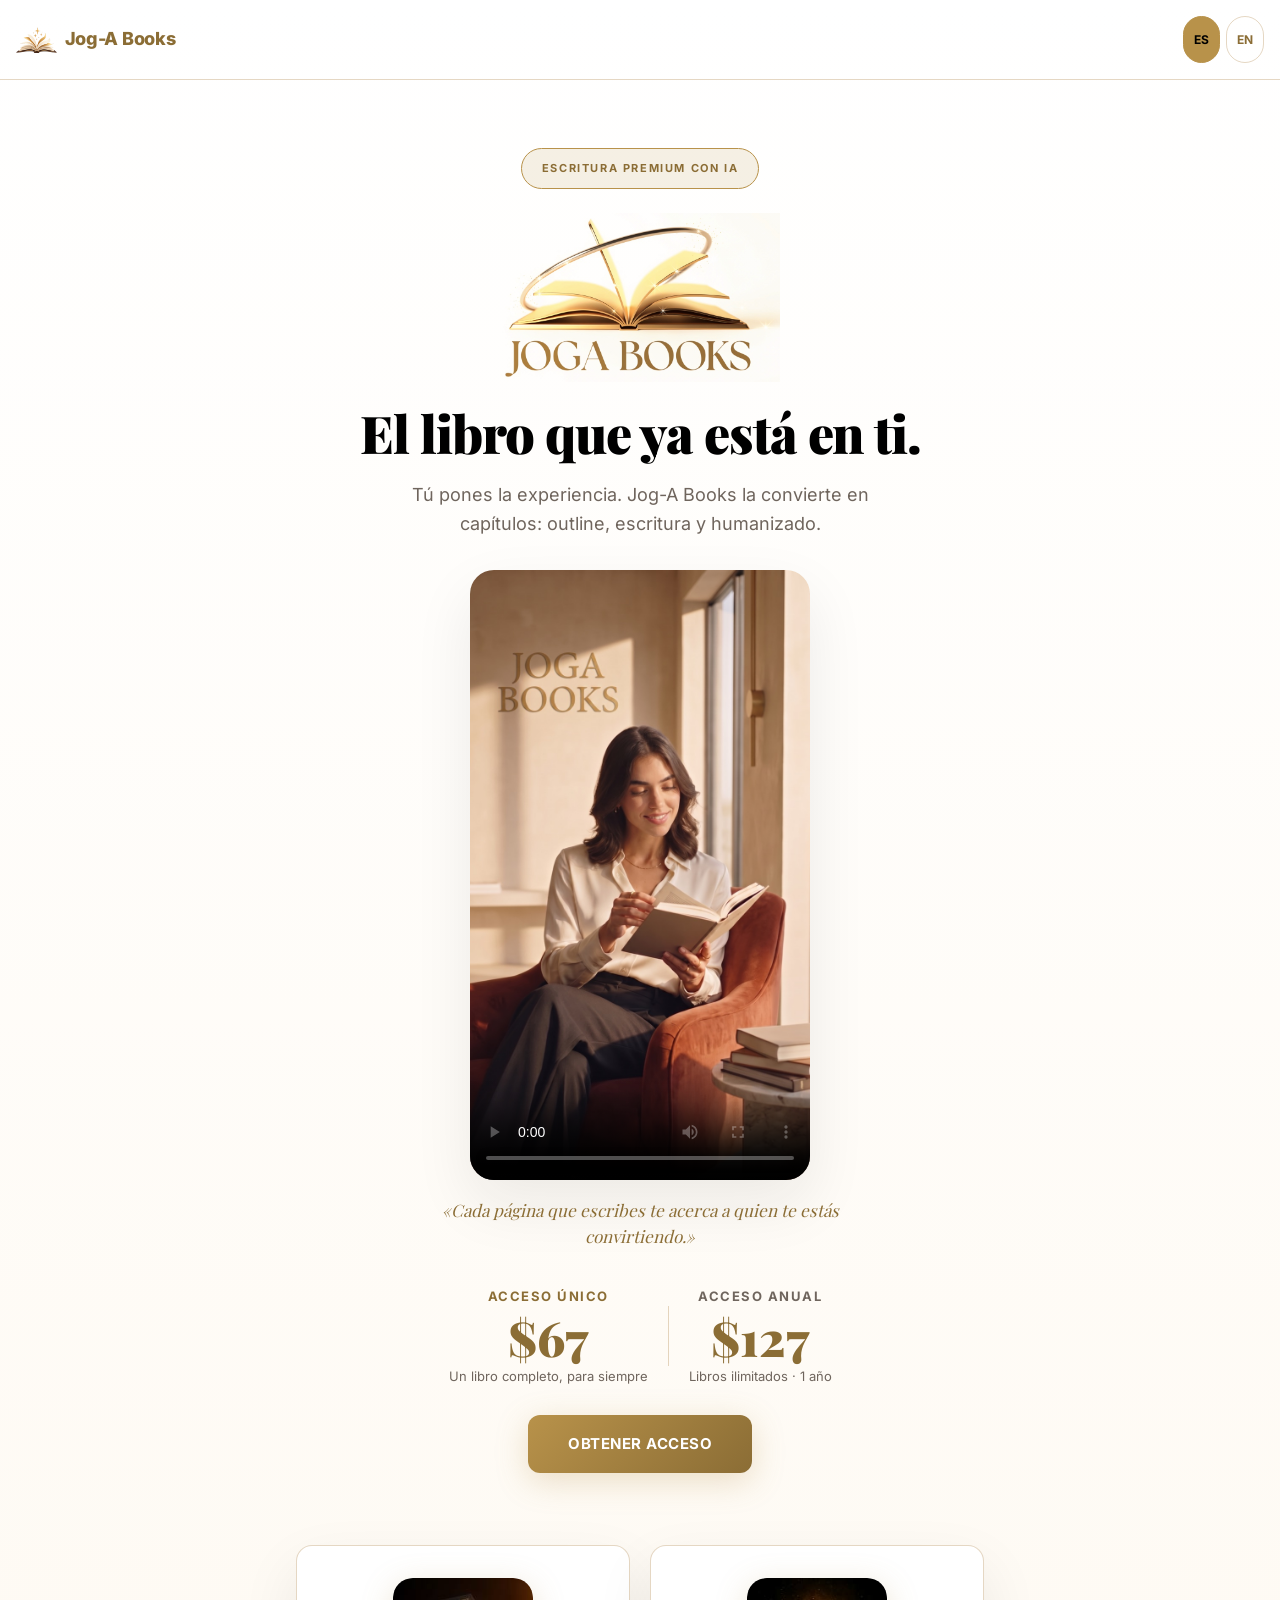
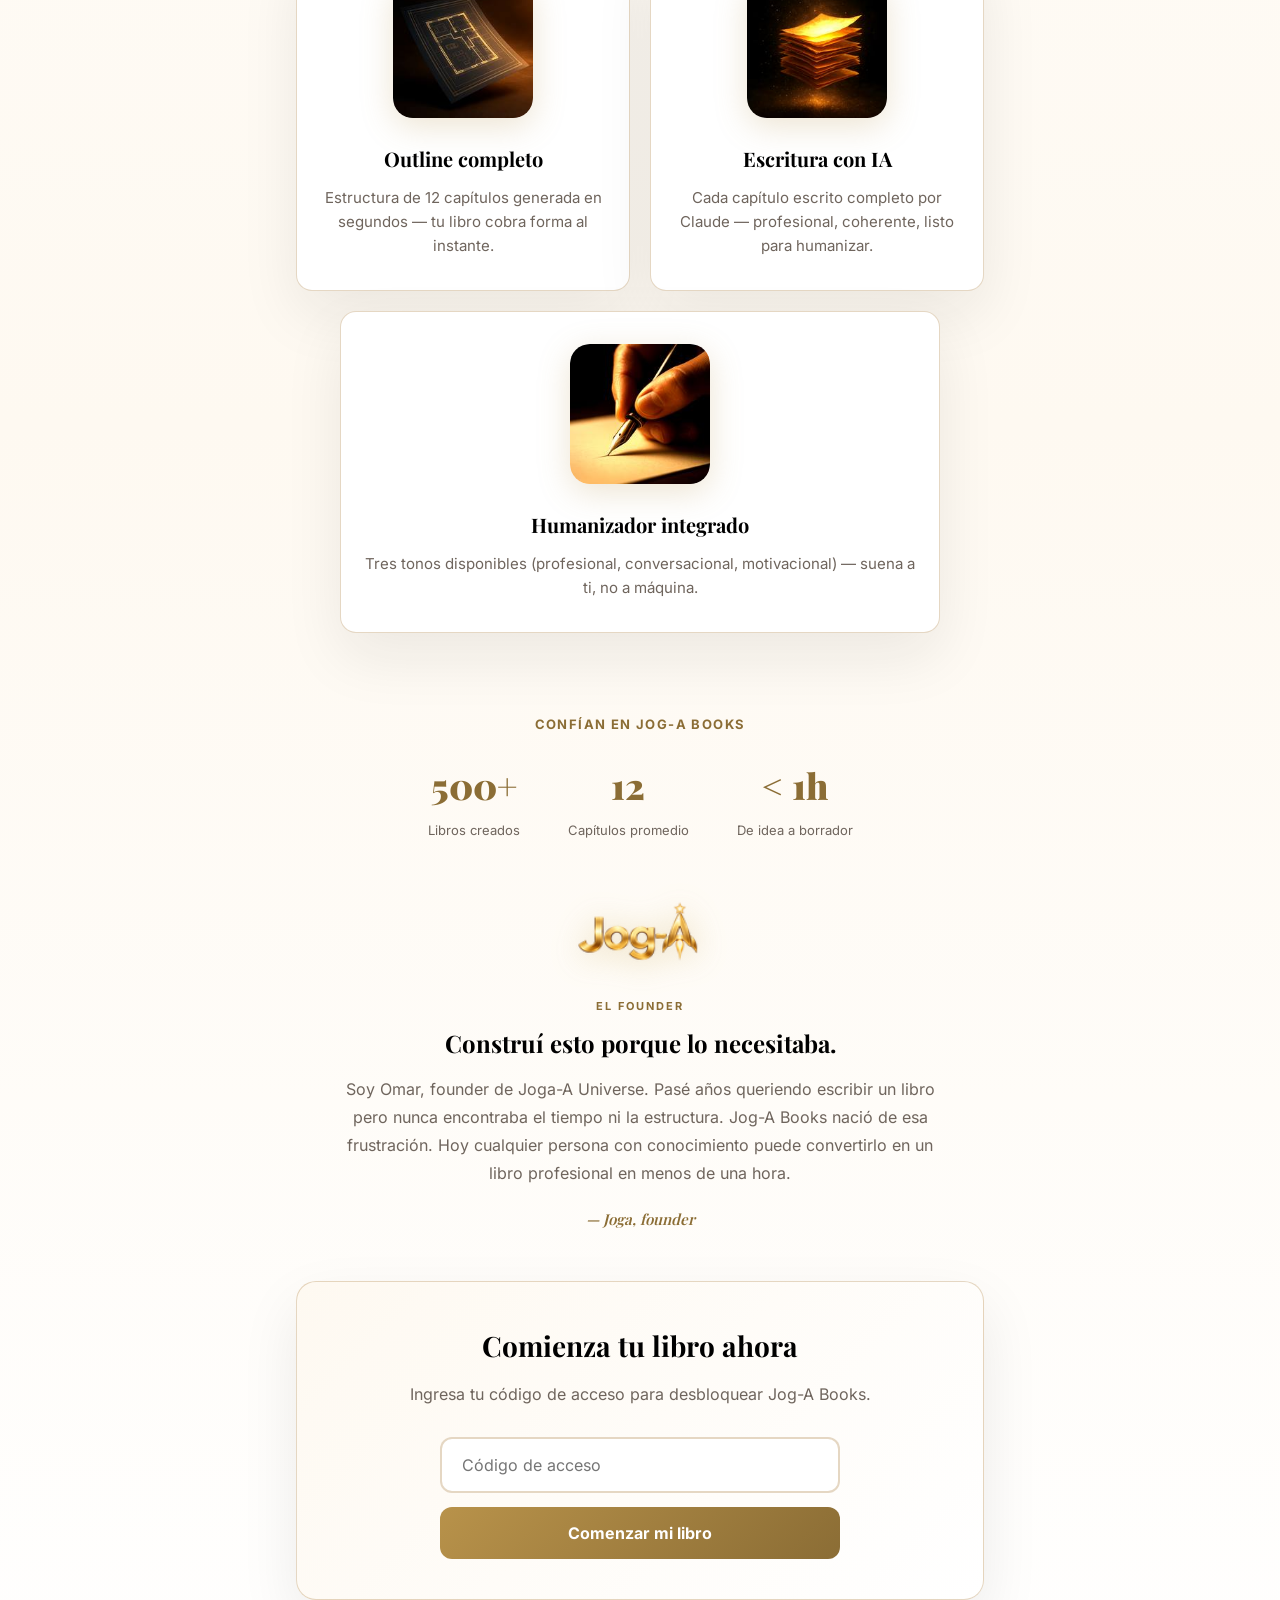
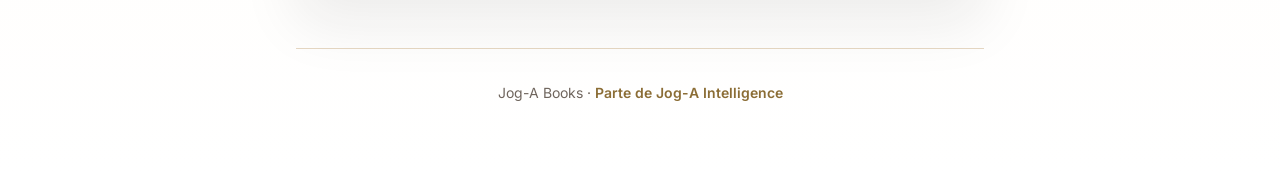
<file: wizard.html>
<!DOCTYPE html>
<html lang="es">
<head>
<meta charset="UTF-8">
<meta name="viewport" content="width=device-width, initial-scale=1, viewport-fit=cover">
<title>Jog-A Books — Nuevo libro</title>
<meta name="theme-color" content="#b8924a">
<link rel="manifest" href="./assets/manifest.json">
<link rel="icon" type="image/png" sizes="32x32" href="./assets/favicon-32.png"> <!-- v24: la pestana no tenia icono / v24: the tab had no icon -->
<link rel="apple-touch-icon" href="./assets/apple-touch-icon.png">
<link rel="stylesheet" href="./assets/styles.css">
<link rel="stylesheet" href="./assets/wizard.css">
</head>
<body>
<header class="header"><a href="./app.html" class="logo" style="text-decoration:none"><img src="./assets/logo-mark.png" alt="" width="41" height="26"> Jog-A Books</a><div class="lang-switch"><button class="lang-btn" id="langEs" aria-label="Cambiar a español / Switch to Spanish">ES</button><button class="lang-btn" id="langEn" aria-label="Cambiar a inglés / Switch to English">EN</button></div></header>
<div class="steps" id="stepsBar"></div>
<main class="container" id="stepArea"></main>
<div id="toast" role="status" aria-live="polite"></div>

<script src="./assets/i18n.js"></script>
<script src="./assets/common.js"></script>
<script src="./assets/wizard-data.js"></script>
<script>
"use strict";
var t = jogaI18n(WIZARD_I18N);
try { if (localStorage.getItem("jogaBooks_licensed") !== "true") location.replace("./index.html"); } catch (e) {}

var W = { step: 1, idioma: t.lang(), nicheIdx: -1, nichoCustom: "", nicho: "", audienceIdx: -1, audiencia: "", titulos: [], titulo: "", outline: [], tamanoIdx: -1, numCapitulos: 0, outlineNum: 0, outlineTurno: 0, outlineEnVuelo: false }; // v25: outlineEnVuelo = hay una peticion de outline viva y valida; es lo que impide pedir (y pagar) dos veces. outlineTurno = identificador de llamada, defensa en profundidad que hoy no llega a dispararse. / v25: outlineEnVuelo = an outline request is alive and valid; this is what prevents asking (and paying) twice. outlineTurno = call identifier, defence in depth that today never fires. // v24 (Nico v24 CRITICO): outlineNum = el tamano PARA EL QUE se pidio el outline. No se puede usar outline.length porque nadie cuenta lo que devuelve el modelo: si pides 12 y llegan 11, cualquier comparacion contra el largo dice "cambio de tamano" y regenera (y cobra) para siempre. / v24 (Nico v24 CRITICAL): outlineNum = the size the outline was REQUESTED for. outline.length cannot be used because nobody counts what the model returns: ask for 12, get 11, and any length-based check says "size changed" and regenerates (and charges) forever. // v25 (Nico v24.3 CRITICO): outlineTurno identifica CADA llamada a generarOutline (sube en cada una); outlineEnVuelo dice si esa llamada sigue viva. Comparar tamanos (pedido !== numCapitulos) no distinguia dos peticiones DEL MISMO tamano — el turno si, porque identifica la llamada, no su resultado. / v25 (Nico v24.3 CRITICAL): outlineTurno identifies EACH call to generarOutline (increments on every one); outlineEnVuelo says whether that call is still alive. Comparing sizes (pedido !== numCapitulos) could not tell apart two requests of the SAME size — the turn number can, because it identifies the call, not its result.

function bar() {
  var table = t.table();
  var html = "";
  for (var i = 1; i <= 5; i++) {
    var cls = i < W.step ? "done" : (i === W.step ? "active" : "");
    html += '<div class="step ' + cls + '"><div class="step-dot">' + (i < W.step ? "✓" : i) + '</div><div class="step-label">' + table.steps[i - 1] + "</div></div>";
  }
  document.getElementById("stepsBar").innerHTML = html;
}

// v3 (N3): un pintor para nichos+audiencias (antes 2 bloques casi iguales), repone el foco tras redibujar (focusIdx) / v3 (N3): one painter for niches+audiences (was 2 near-identical blocks), restores focus after redraw (focusIdx)
function pintarGrid(container, items, isSelected, onPick, focusIdx) {
  container.innerHTML = "";
  items.forEach(function (item, idx) {
    var picked = isSelected(idx);
    var b = document.createElement("button");
    b.type = "button";
    b.className = item.cls + (picked ? " selected" : "");
    b.setAttribute("aria-pressed", picked ? "true" : "false");
    b.innerHTML = item.html;
    b.addEventListener("click", function () { onPick(idx); });
    container.appendChild(b);
  });
  if (focusIdx >= 0 && container.children[focusIdx]) container.children[focusIdx].focus();
}

function step1() {
  var table = t.table(), lang = t.lang();
  var prevGrid = document.getElementById("nicheGrid");
  var focusIdx = prevGrid ? Array.prototype.indexOf.call(prevGrid.children, document.activeElement) : -1;
  var area = document.getElementById("stepArea");
  area.innerHTML = '<h2 class="section-title">' + table.s1.title + '</h2><div id="nicheGrid" class="grid-4" style="margin-top:14px"></div>' +
    '<p class="label" style="margin-top:16px">' + table.s1.own + '</p>' +
    '<input class="input" id="ownNiche" placeholder="' + table.s1.ownPh + '" style="margin-top:6px">' +
    '<button class="btn btn-primary btn-block" style="margin-top:18px" id="s1next" disabled>' + table.s1.next + "</button>";
  var items = NICHES.map(function (n) { return { cls: "niche-btn", html: jbEsc(n[lang]) }; }); // v24 (tipografia, decision de Jose): sin emoji, Inter 500 / 13px / .3px de letter-spacing, como Stripe o Linear. Playfair se queda en logo, titulos de pantalla y titulos de libro. / v24 (typography, José's decision): no emoji, Inter 500 / 13px / .3px letter-spacing, Stripe- or Linear-like. Playfair stays in the logo, screen titles and book titles.
  pintarGrid(document.getElementById("nicheGrid"), items, function (idx) { return W.nicheIdx === idx; }, function (idx) {
    W.nicheIdx = idx; W.nichoCustom = ""; document.getElementById("ownNiche").value = ""; step1();
  }, focusIdx);
  var own = document.getElementById("ownNiche");
  own.value = W.nicheIdx === -1 ? W.nichoCustom : "";
  own.addEventListener("input", function () { // v4 (R3): limpia la tarjeta marcada in situ, sin repintar el grid (no robarle foco/cursor al input) / v4 (R3): clears the marked card in situ, no grid repaint (don't steal the input's focus/cursor)
    W.nichoCustom = own.value.trim(); W.nicheIdx = -1;
    var sel = document.querySelector("#nicheGrid .selected");
    if (sel) { sel.classList.remove("selected"); sel.setAttribute("aria-pressed", "false"); }
    document.getElementById("s1next").disabled = !W.nichoCustom;
  });
  document.getElementById("s1next").disabled = !(W.nicheIdx >= 0 || W.nichoCustom);
  document.getElementById("s1next").addEventListener("click", function () {
    W.idioma = lang; W.nicho = W.nicheIdx >= 0 ? NICHES[W.nicheIdx][lang] : W.nichoCustom; W.step = 2; render();
  });
}

function step2() {
  var table = t.table(), lang = t.lang();
  var prevGrid = document.getElementById("audGrid");
  var focusIdx = prevGrid ? Array.prototype.indexOf.call(prevGrid.children, document.activeElement) : -1;
  var area = document.getElementById("stepArea");
  area.innerHTML = '<h2 class="section-title">' + table.s2.title + '</h2><div class="grid-2" id="audGrid" style="margin-top:14px"></div>' +
    '<div style="display:flex;gap:10px;margin-top:18px"><button class="btn btn-ghost" id="s2back">' + table.s2.back +
    '</button><button class="btn btn-primary" style="flex:1" id="s2next" disabled>' + table.s2.next + "</button></div>";
  var items = AUDIENCES.map(function (a) {
    // v10 (defecto 2): titulo sin font-size propio heredaba los 16px del body (ronda 9) y "Emprendedores"/"Profesionales" desbordaban la tarjeta a 320px / v10 (defect 2): title had no own font-size, inherited body's 16px (round 9), "Emprendedores"/"Profesionales" overflowed the card at 320px
    return { cls: "card card-selectable aud-btn", html: '<div style="font-size:13px;font-weight:700">'  // v24: idem nichos, fuera el emoji de 22px / v24: same as niches, the 22px emoji is gone
      + jbEsc(a[lang][0]) + '</div><p class="muted" style="font-size:12px;margin-top:4px">' + jbEsc(a[lang][1]) + "</p>" };
  });
  // v4 (R2): indice, no texto, como el nicho (m1) — cambiar de idioma ya no desmarca la tarjeta / v4 (R2): index, not text, like the niche (m1) — switching language no longer unmarks the card
  pintarGrid(document.getElementById("audGrid"), items, function (idx) { return W.audienceIdx === idx; }, function (idx) {
    W.audienceIdx = idx; step2();
  }, focusIdx);
  document.getElementById("s2next").disabled = W.audienceIdx < 0;
  document.getElementById("s2back").addEventListener("click", function () { W.step = 1; render(); });
  document.getElementById("s2next").addEventListener("click", function () {
    W.audiencia = AUDIENCES[W.audienceIdx][W.idioma][0]; W.step = 3; render(); // v6 (C1): usaba "lang" (idioma vivo de la UI en el paso 2) en vez de W.idioma (el que se congelo en el paso 1 y de verdad se guarda) — mismo criterio que ya usa W.nicho / v6 (C1): used "lang" (live UI language in step 2) instead of W.idioma (the one frozen in step 1 that's actually saved) — same rule W.nicho already follows
  });
}

function skeleton(n) { return jbOrbeHTML(esperaTexto(), ""); } // v29: el orbe sustituye a las barras grises. Se cambia AQUI y no en los dos sitios que la llaman, para no tocar dos veces la zona fragil de generarOutline. El parametro n ya no se usa. / v29: the orb replaces the grey bars, changed HERE not at both call sites.
function esperaTexto() { var x = t.table(); return (x.s4 && x.s4.title) || "Generando..."; } // v29: reutiliza el texto que ya usaba la pantalla / v29: reuses the screen existing string

// v2 (M2/m11): une renderTitleError+renderOutlineError, agrega el "Atras" que faltaba (M2) y cambia el <h2> de "Generando..." a error (m11) / v2 (M2/m11): merges renderTitleError+renderOutlineError, adds the missing "Back" (M2), swaps the <h2> from "Generating..." to an error state (m11)
function stepError(bodyId, errTitle, errMsg, retryLabel, backLabel, onRetry, onBack) {
  document.getElementById("stepTitle").textContent = errTitle;
  document.getElementById(bodyId).innerHTML = '<p class="error-text">' + errMsg + '</p>' +
    '<div style="display:flex;gap:10px;margin-top:12px"><button class="btn btn-ghost" id="errBack">' + backLabel +
    '</button><button class="btn btn-primary" style="flex:1" id="errRetry">' + retryLabel + "</button></div>";
  document.getElementById("errBack").addEventListener("click", onBack);
  document.getElementById("errRetry").addEventListener("click", onRetry);
}

async function step3() {
  var table = t.table(), lang = t.lang();
  var area = document.getElementById("stepArea");
  area.innerHTML = '<h2 class="section-title" id="stepTitle">' + table.s3.title + '</h2><div id="s3body" style="margin-top:14px">' + skeleton(3) + "</div>";
  if (!W.titulos.length) {
    try { var r = await jbCallWorker("/titulos", { nicho: W.nicho, audiencia: W.audiencia, idioma: W.idioma }); W.titulos = r.titulos || []; }
    catch (e) {
      var msg3 = jbLimitMessage(e, table) || (table.s3.err + jbCodigoTecnico(e)); // v26.2 // v16 (tarea 3): limite_diario/limite_mensual muestran su propio texto, no el error generico
      jbToast(msg3, "error");
      stepError("s3body", table.s3.errTitle, msg3, table.s3.retry, table.s3.back, step3, function () { W.step = 2; render(); });
      return;
    }
  }
  renderTitles();
}
function renderTitles() {
  var table = t.table();
  document.getElementById("stepTitle").textContent = table.s3.doneTitle; // v3 (N5): antes se quedaba en "Generando..." aun con exito / v3 (N5): used to stay on "Generating..." even on success
  var body = document.getElementById("s3body");
  // v5 (R4): mismo patron de pintarGrid (N3) — guarda que tarjeta tenia el foco (el boton "Elegir" recien pulsado) antes de destruirla con innerHTML, y se lo devuelve a la equivalente / v5 (R4): same pintarGrid pattern (N3) — save which card had focus (the "Choose" button just clicked) before innerHTML destroys it, restore it on the equivalent
  var activeCard = document.activeElement.closest("#s3body > .card");
  var focusIdx = activeCard ? Array.prototype.indexOf.call(body.children, activeCard) : -1;
  body.innerHTML = "";
  W.titulos.forEach(function (title, idx) {
    var card = document.createElement("div");
    card.className = "card";
    card.style.marginBottom = "10px";
    card.innerHTML = '<p>' + jbEsc(title) + '</p><button class="btn btn-primary btn-sm" style="margin-top:8px">' + table.s3.pick + "</button>";
    card.querySelector("button").addEventListener("click", function () { W.titulo = title; renderTitles(); });
    body.appendChild(card);
    if (idx === focusIdx) card.querySelector("button").focus();
  });
  var ownWrap = document.createElement("div");
  ownWrap.innerHTML = '<p class="label" style="margin-top:10px">' + table.s3.own + '</p><input class="input" id="ownTitle" placeholder="' + table.s3.ownPh + '" style="margin-top:6px">' +
    '<div style="display:flex;gap:10px;margin-top:18px"><button class="btn btn-ghost" id="s3back">' + table.s3.back +
    '</button><button class="btn btn-primary" style="flex:1" id="s3next" ' + (W.titulo ? "" : "disabled") + '>' + table.s3.next + "</button></div>";
  body.appendChild(ownWrap);
  var own = document.getElementById("ownTitle");
  own.value = W.titulos.indexOf(W.titulo) === -1 ? W.titulo : "";
  own.addEventListener("input", function () { W.titulo = own.value.trim(); document.getElementById("s3next").disabled = !W.titulo; });
  document.getElementById("s3back").addEventListener("click", function () { W.step = 2; render(); });
  document.getElementById("s3next").addEventListener("click", function () { W.step = 4; render(); });
}

// v23 (plan-mvp-25ago-v23.md, tarea 1): el paso 4 no agrega un 6to paso a la
// barra (el brief vende "5 pasos") — el tamano se elige AQUI, antes de pedirle
// el outline al Worker (que ya lo necesita, ver num_capitulos abajo), y solo
// una vez. Si ya se eligio (W.numCapitulos > 0) se salta directo a generar.
// v23 (plan-mvp-25ago-v23.md, task 1): step 4 doesn't add a 6th step to the
// bar (the brief sells "5 steps") — size is chosen HERE, right before asking
// the Worker for the outline (which now needs num_capitulos, see below), and
// only once. If already chosen (W.numCapitulos > 0) it skips straight to
// generating.
function step4() {
  // v24: el tamano se mira ANTES que el outline. Al reves, "Atras" desde el outline nunca podia llegar al selector. / v24: size is checked BEFORE the outline. The other way round, "Back" from the outline could never reach the picker.
  if (!W.numCapitulos) { renderSizePicker(); return; }
  if (W.outline.length) { renderOutline(); return; }
  if (W.outlineEnVuelo) { pintarEsqueleto(); return; } // v25 (Nico v24.3 CRITICO) -- ESTA ES LA GUARDA QUE CIERRA EL CRITICO. NO LA QUITES. Es la unica que se dispara de verdad: Nico midio en la v25 que 4 clics de idioma dan 1 sola llamada, y que sin ella 1 clic da 2 llamadas y la respuesta vieja borra los capitulos escritos a mano por el cliente. Las guardas por turno de generarOutline son defensa en profundidad y NO cubren este caso por si solas. Aqui ya hay una llamada viva (p.ej. el cliente toco el idioma mientras giraba el esqueleto): repinta en el idioma nuevo pero NO vuelve a pedir ni a cobrar. / v25 (Nico v24.3 CRITICAL) -- THIS IS THE GUARD THAT CLOSES THE CRITICAL. DO NOT REMOVE IT. It is the only one that actually fires: Nico measured in v25 that 4 language clicks produce 1 single call, and that without it 1 click produces 2 calls and the stale response wipes the chapter names the customer typed. The turn guards in generarOutline are defence in depth and do NOT cover this case on their own. Here a call is already alive (e.g. the customer touched the language toggle mid-spin): it repaints in the new language but does NOT ask or charge again.
  generarOutline();
}

function renderSizePicker() {
  var table = t.table();
  // v24 (Nico v23 medio): el foco del teclado se perdia al marcar una tarjeta porque se pasaba -1; los pasos 1 y 2 ya lo calculaban asi desde la v3/v5. / v24 (Nico v23 medium): keyboard focus was lost when picking a card because -1 was passed; steps 1 and 2 have computed it this way since v3/v5.
  var prevGrid = document.getElementById("sizeGrid");
  var focusIdx = prevGrid ? Array.prototype.indexOf.call(prevGrid.children, document.activeElement) : -1;
  var area = document.getElementById("stepArea");
  area.innerHTML = '<h2 class="section-title">' + table.s4.sizeTitle + '</h2><div id="sizeGrid" style="margin-top:14px;display:flex;flex-direction:column;gap:10px"></div>' +
    '<div style="display:flex;gap:10px;margin-top:18px"><button class="btn btn-ghost" id="s4sizeBack">' + table.s4.back +
    '</button><button class="btn btn-primary" style="flex:1" id="s4sizeNext" ' + (W.tamanoIdx >= 0 ? "" : "disabled") + '>' + table.s4.sizeNext + "</button></div>"; // v24 (Nico v23 medio): decia "Crear mi libro" y solo genera el outline; ese texto es el del boton de la pantalla siguiente, que si crea. / v24 (Nico v23 medium): it said "Create my book" but only generates the outline; that label belongs to the next screen's button, which does create.
  var items = SIZES.map(function (s) {
    return { cls: "card card-selectable aud-btn", html: '<div style="font-size:15px;font-weight:700">' + jbEsc(table.sizes[s.id]) +
      '</div><p class="muted" style="font-size:12px;margin-top:4px">~' + s.paginas + " " + table.s4.pages + " · " + s.capitulos + " " + table.s5.chaps + "</p>" };
  });
  pintarGrid(document.getElementById("sizeGrid"), items, function (idx) { return W.tamanoIdx === idx; }, function (idx) {
    W.tamanoIdx = idx; renderSizePicker();
  }, focusIdx);
  document.getElementById("s4sizeBack").addEventListener("click", function () { W.step = 3; render(); });
  document.getElementById("s4sizeNext").addEventListener("click", function () {
    var nuevoNum = SIZES[W.tamanoIdx].capitulos;
    if (W.outlineNum !== nuevoNum) { W.outline = []; W.outlineNum = 0; } // v24: eleccion contra eleccion. No contra W.numCapitulos (el "Atras" lo pone en 0 y siempre decia "cambio"), ni contra outline.length (si la IA devuelve 11 de 12 pedidos, regenera y cobra cada vez, y borra los nombres que el usuario escribio a mano). / v24: choice against choice. Not against W.numCapitulos (the "Back" zeroes it and it always said "changed"), nor against outline.length (if the AI returns 11 of 12 requested, it regenerates and charges every time, and wipes the chapter names the user typed by hand).
    W.numCapitulos = nuevoNum; render();
  });
}

function pintarEsqueleto() { // v25 (Nico v24.3 CRITICO): separado de generarOutline para poder repintar el esqueleto (p.ej. al tocar el idioma) sin relanzar la peticion. / v25 (Nico v24.3 CRITICAL): split out of generarOutline so the skeleton can be repainted (e.g. on a language tap) without relaunching the request.
  var table = t.table();
  var area = document.getElementById("stepArea");
  area.innerHTML = '<h2 class="section-title" id="stepTitle">' + table.s4.title + '</h2><div id="s4body" style="margin-top:14px">' + skeleton(6) + "</div>";
}

async function generarOutline() {
  pintarEsqueleto(); // v25: mismo pintado de siempre, ahora en su propia funcion para poder llamarlo sin volver a pedir. / v25: same paint as always, now in its own function so it can be invoked without asking again.
  var table = t.table();
  // v24.2 (Nico v24.1 CRITICO): el tamano se captura ANTES del await. Leerlo despues dejaba que una respuesta vieja que aterriza tarde pisara el outline bueno y se auto-certificara con el tamano nuevo: el usuario elegia Largo (29), se quedaba con 11 capitulos, y como outlineNum ya "coincidia" la guarda de arriba no volvia a regenerar nunca — encerrado sin salida. La carrera ya existia; el arreglo anterior la volvio permanente. / v24.2 (Nico v24.1 CRITICAL): the size is captured BEFORE the await. Reading it after let a late-landing stale response overwrite the good outline and self-certify with the new size: the user picked Long (29), got 11 chapters, and since outlineNum now "matched", the guard above never regenerated again — stuck with no way out. The race already existed; the previous fix made it permanent.
  var pedido = W.numCapitulos;
  var miTurno = ++W.outlineTurno; // v25 (Nico v24.3): identifica ESTA llamada por turno, no por tamano. DEFENSA EN PROFUNDIDAD, NO el mecanismo activo: Nico midio 0 disparos en 30 aterrizajes, porque la guarda de step4() (busca "NO LA QUITES") impide que lleguen a existir dos peticiones vivas a la vez. Se queda por si una ronda futura abre esa puerta. / v25 (Nico v24.3): identifies THIS call by turn, not by size. DEFENCE IN DEPTH, NOT the active mechanism: Nico measured 0 firings in 30 landings, because the step4() guard (search "DO NOT REMOVE") stops two live requests from ever coexisting. Kept in case a future round opens that door.
  W.outlineEnVuelo = true; // v25: hay una llamada viva; step4() no debe lanzar otra mientras esto siga en true. / v25: a call is alive; step4() must not launch another while this stays true.
  try { var r = await jbCallWorker("/outline", { titulo: W.titulo, nicho: W.nicho, audiencia: W.audiencia, idioma: W.idioma, num_capitulos: pedido });
        if (miTurno !== W.outlineTurno) return; // v25 (Nico v24.3, defensa en profundidad -- ver linea de "DEFENSA EN PROFUNDIDAD" arriba): turno viejo, esta respuesta ya no manda, y NO se toca la bandera del turno nuevo. / v25 (Nico v24.3, defence in depth -- see the "DEFENCE IN DEPTH" line above): stale turn, this response no longer counts, and the new turn flag is left untouched.
        W.outlineEnVuelo = false; // v25: turno vigente confirmado — se apaga la bandera para permitir la siguiente llamada. / v25: current turn confirmed — flag turns off to allow the next call.
        W.outline = r.capitulos || []; W.outlineNum = pedido; }
  catch (e) {
    if (miTurno !== W.outlineTurno) return; // v25 (Nico v24.3, defensa en profundidad): turno viejo fallando, se tira sin tocar pantalla ni la bandera del turno nuevo. / v25 (Nico v24.3, defence in depth): stale turn failing, discarded without touching the screen or the new turn flag.
    W.outlineEnVuelo = false; // v25: turno vigente fallo — se apaga la bandera para que "Reintentar" pueda lanzar otra llamada. / v25: current turn failed — flag turns off so "Retry" can launch another call.
    var msg4 = jbLimitMessage(e, table) || (table.s4.err + jbCodigoTecnico(e)); // v26.2 // v16 (tarea 3): idem s3
    jbToast(msg4, "error");
    // v23: "Atras" desde un error de outline vuelve al selector de tamano (el
    // paso justo anterior), no al titulo — deshace solo la eleccion de tamano.
    // v23: "Back" from an outline error returns to the size picker (the step
    // right before it), not the title — undoes only the size choice.
    stepError("s4body", table.s4.errTitle, msg4, table.s4.retry, table.s4.back, generarOutline, function () { W.numCapitulos = 0; render(); });
    return;
  }
  renderOutline();
}
var dragIdx = null;
function renderOutline() {
  var table = t.table();
  // v24 (Nico v23 CRITICO 2): #stepTitle/#s4body solo los creaba generarOutline(). Volver "Atras" y avanzar otra vez entraba aqui con el andamiaje ya borrado por step3 -> TypeError, pantalla rota sin salida y outline ya pagado perdido. Ahora se repone si falta. / v24 (Nico v23 CRITICAL 2): #stepTitle/#s4body were only created by generarOutline(). Going "Back" then forward again landed here after step3 wiped the scaffolding -> TypeError, dead screen with no way out, and the already-paid outline lost. Now it's rebuilt if missing.
  if (!document.getElementById("s4body")) document.getElementById("stepArea").innerHTML = '<h2 class="section-title" id="stepTitle"></h2><div id="s4body" style="margin-top:14px"></div>';
  document.getElementById("stepTitle").textContent = table.s4.doneTitle; // v3 (N5): idem paso 4 / v3 (N5): same fix, step 4
  var body = document.getElementById("s4body");
  body.innerHTML = "";
  W.outline.forEach(function (cap, idx) {
    var row = document.createElement("div");
    row.className = "chap-row";
    row.draggable = true;
    // v2 (m10): descripcion generada por la IA, antes se guardaba y no se mostraba en ningun lado / v2 (m10): AI-generated description, used to be saved and shown nowhere
    row.innerHTML = '<span class="chap-num">' + (idx + 1) + '</span><div style="flex:1;min-width:0"><input class="chap-name" value="' + jbEsc(cap.nombre) + '">' +
      (cap.descripcion ? '<p class="chap-desc">' + jbEsc(cap.descripcion) + '</p>' : '') + '</div>';
    row.querySelector("input").addEventListener("input", function (e) { cap.nombre = e.target.value; });
    row.addEventListener("dragstart", function () { dragIdx = idx; });
    row.addEventListener("dragover", function (e) { e.preventDefault(); });
    row.addEventListener("drop", function () {
      if (dragIdx === null || dragIdx === idx) return;
      var moved = W.outline.splice(dragIdx, 1)[0];
      W.outline.splice(idx, 0, moved);
      dragIdx = null; renderOutline();
    });
    body.appendChild(row);
  });
  var nav = document.createElement("div");
  nav.style.cssText = "display:flex;gap:10px;margin-top:18px";
  nav.innerHTML = '<button class="btn btn-ghost" id="s4back">' + table.s4.back + '</button><button class="btn btn-primary" style="flex:1" id="s4next">' + table.s4.next + "</button>";
  body.appendChild(nav);
  document.getElementById("s4back").addEventListener("click", function () { W.numCapitulos = 0; render(); }); // v24 (Nico v23 medio): iba a W.step=3 y saltaba el selector; como W.outline seguia lleno, step4 volvia directo al outline y el tamano ya no se podia cambiar nunca. Ahora vuelve al selector. / v24 (Nico v23 medium): it jumped to W.step=3, skipping the picker; with W.outline still full, step4 went straight back to the outline and the size could never be changed. Now it returns to the picker.
  document.getElementById("s4next").addEventListener("click", function () { W.step = 5; render(); });
}

function step5() {
  var table = t.table(), lang = t.lang();
  var area = document.getElementById("stepArea");
  var list = W.outline.map(function (c, i) { return "<li>" + (i + 1) + ". " + jbEsc(c.nombre) + "</li>"; }).join("");
  // v2 (m9): antes un string fijo de la UI podia mentir sobre W.idioma si el toggle cambiaba entre paso 1 y 5 / v2 (m9): a fixed UI string used to lie about W.idioma if the toggle changed between step 1 and 5
  var langLine = table.s5.langLabel + " " + LANG_NAMES[W.idioma][lang];
  area.innerHTML = '<h2 class="section-title">' + table.s5.title + '</h2>' +
    '<div class="card card-tint" style="margin-top:14px"><div class="section-title">' + jbEsc(W.titulo) + '</div>' +
    '<p class="muted" style="margin-top:6px">' + jbEsc(W.nicho) + " · " + jbEsc(W.audiencia) + '</p>' +
    '<p class="muted">' + W.outline.length + ' ' + table.s5.chaps + " · " + langLine + '</p>' +
    '<details style="margin-top:10px"><summary style="cursor:pointer;color:var(--accent-text)">' + table.s5.toggle + '</summary>' +
    '<ul style="margin-top:8px;padding-left:20px;line-height:1.9">' + list + '</ul></details></div>' +
    '<button class="btn btn-primary btn-block" style="margin-top:18px" id="s5start">' + table.s5.start + "</button>";
  document.getElementById("s5start").addEventListener("click", function () {
    var caps = {};
    var book = {
      id: "book_" + Date.now(), titulo: W.titulo, subtitulo: "", nicho: W.nicho, audiencia: W.audiencia,
      idioma: W.idioma, progreso: 0, total: W.outline.length, fechaCreacion: jbToday(), fechaEdicion: jbToday(),
      outline: W.outline.map(function (c, i) { return { num: i + 1, nombre: c.nombre, descripcion: c.descripcion || "" }; }),
      capitulos: caps
    };
    jbUpsertBook(book);
    location.href = "./editor.html?id=" + book.id;
  });
}

function render() {
  bar();
  if (W.step === 1) step1();
  else if (W.step === 2) step2();
  else if (W.step === 3) step3();
  else if (W.step === 4) step4();
  else step5();
}
document.addEventListener("jogaLangChange", render);
render();

if ("serviceWorker" in navigator) {
  window.addEventListener("load", function () { navigator.serviceWorker.register("./sw.js").catch(function () {}); });
}
</script>
</body>
</html>
</file>
<file: assets/styles.css>
/* assets/styles.css — Joga Books
   Hoja de estilo compartida por las 5 pantallas (index/app/wizard/editor/export).
   Shared stylesheet used by all 5 screens. Un solo lugar para colores y tipografia
   asi ninguna pantalla los reinventa. / One place for colors and type so no screen
   reinvents them. Mobile-first: reglas base = telefono, @media min-width = escritorio.
   Ver AGENTS.md / BRIEF.md para el sistema de color y tipografia exactos —
   AVISO (v11): esos dos archivos quedaron desactualizados con la paleta oscura
   vieja tras este cambio; ver implementacion-mvp-25ago-v11.md. / NOTICE (v11):
   those two files are now stale with the old dark palette; see the v11 handoff. */

/* v11: identidad Joga Intelligence — Playfair Display (titulos) + Inter (cuerpo).
   Reemplaza a Manrope (ronda 9), que ya no se usa. / v11: Joga Intelligence
   identity — Playfair Display (titles) + Inter (body). Replaces Manrope
   (round 9), no longer used. */
@font-face {
  font-family: 'Playfair Display';
  src: url('./playfair.woff2') format('woff2');
  font-weight: 400 900;
  font-style: normal;
  font-display: swap;
}
@font-face {
  font-family: 'Inter';
  src: url('./inter.woff2') format('woff2');
  font-weight: 300 800;
  font-style: normal;
  font-display: swap;
}

:root {
  /* v11: paleta clara/dorada, copiada exacta del :root de joga-intelligence-repo/index.html
     (nombres nuevos porque los viejos --color-bg-deep/--color-primary/etc. mentirian
     apuntando a blanco/dorado). / v11: light/gold palette, copied exact from
     joga-intelligence-repo/index.html's :root (renamed because the old
     --color-bg-deep/--color-primary/etc. names would lie pointing at white/gold now). */
  --bg: #ffffff;
  --bg-2: #efe3cf;
  --surface: #ffffff;
  --surface-2: #fef9f1;
  --text: #000000;
  --muted: #6f655d;
  --accent: #b8924a;
  --accent-text: #8b6d35; /* v13 (tarea 1): era #8d6f37 (copiado exacto de Joga Intelligence), fallaba 4.49:1 sobre --surface-2 (min 4.5) en 3 lugares reales; ahora 4.62:1 crema / 4.84:1 blanco */
  --accent-hover: #90723a; /* v13 (tarea 2): separado de --accent-text — como texto quiere oscurecerse (arriba), como fondo del hover con texto negro encima quiere aclararse; un mismo token no podia servir a los dos. Texto negro da 4.65:1, y se nota distinto de --accent (7.25:1) */
  --accent-soft: rgba(184,146,74,.14);
  --border: rgba(180,141,85,.35);
  --shadow: 0 24px 60px rgba(31,25,22,.08);
  /* Funcionales de Joga Books (no vienen de Joga Intelligence) — re-decididos
     para fondo claro, con contraste medido, no trasladados a ciegas (v11).
     Joga Books functional colors (not part of Joga Intelligence's palette) —
     re-decided for a light background, measured, not copied blindly. */
  --color-success: #22C55E; /* sin cambio: solo se usa como fondo con SU PROPIO texto oscuro (9.22:1), nunca suelto como texto */
  --color-error: #B91C1C;   /* era #EF4444 (3.76:1 como texto, fallaba AA); ahora 6.47:1 sobre blanco */
  --color-profesional: #2563EB;    /* era #60A5FA (2.54:1); ahora 5.17:1 sobre blanco, 4.93:1 sobre surface-2 */
  --color-conversacional: #047857; /* era #34D399 (1.92:1); ahora 5.48:1 sobre blanco, 5.23:1 sobre surface-2 */
  --color-motivacional: #C2410C;   /* era #F97316 (2.80:1); ahora 5.18:1 sobre blanco, 4.94:1 sobre surface-2 */
}

* { box-sizing: border-box; }
html, body { margin: 0; padding: 0; }
body {
  background: linear-gradient(180deg, #fff, var(--surface-2) 60%, #fff);
  color: var(--text);
  font-family: 'Inter', -apple-system, BlinkMacSystemFont, 'Segoe UI', sans-serif;
  font-size: 16px;
  line-height: 1.7;
}
h1, h2, h3, p, ul { margin: 0; }
a { color: inherit; }
button { font-family: inherit; cursor: pointer; }
input, textarea, select { font-family: inherit; }

.container { max-width: 480px; margin: 0 auto; padding: 20px 16px 40px; }
@media (min-width: 768px) { .container { max-width: 720px; } }

.hero-title { font-family: 'Playfair Display', Georgia, serif; font-size: 44px; font-weight: 700; line-height: 1.1; letter-spacing: -0.5px; }
.section-title { font-family: 'Playfair Display', Georgia, serif; font-size: 19px; font-weight: 700; }
.label { font-size: 11px; font-weight: 700; text-transform: uppercase; letter-spacing: 1.4px; color: var(--accent-text); } /* v11: era 600/1px/--color-muted, ahora 700/1.4px/--accent-text (identidad Joga Intelligence) */
.muted { color: var(--muted); }

/* v15: app.html no cabia a 320px (medido: 361px de contenido natural vs
   320 de viewport, faltaban 41px) — el logo y el boton "+ Nuevo libro" se
   partian a la mitad. En vez de encoger tipografia/padding (arriesga los
   44px tactiles o el texto), se deja que el encabezado pase a una segunda
   fila ordenada cuando no cabe en una: flex-wrap solo actua si hace falta,
   nada se achica en las 5 pantallas donde ya cabia en una fila.
   v15: app.html didn't fit at 320px (measured: 361px of natural content
   vs 320 viewport, 41px short) — the logo and the "+ New book" button
   were breaking mid-phrase. Instead of shrinking type/padding (risks the
   44px tap targets or the text), the header is allowed to wrap to an
   orderly second row only when it doesn't fit — nothing shrinks on the
   4 screens that already fit on one row. */
.header {
  display: flex; align-items: center; justify-content: space-between;
  padding: 16px; border-bottom: 1px solid var(--border);
  flex-wrap: wrap; row-gap: 8px;
}
.logo { font-weight: 900; font-size: 18px; letter-spacing: -0.3px; color: var(--accent-text); flex-shrink: 0; display: inline-flex; align-items: center; gap: 8px; } /* v15: nunca se achica ni envuelve su propio texto, si no cabe se va entera a la fila 2. v24 (logo de Jose): inline-flex para alinear la marca con el texto */
/* v24: la marca del libro, recortada del logo de Jose. Solo el simbolo: el lockup completo es vertical y su palabra "BOOKS" quedaria en 2px, ilegible, en una cabecera de 26px. El nombre lo sigue poniendo el texto de al lado, en letra real, que se lee mejor que dibujada. / v24: the book mark cropped from Jose's logo. Symbol only: the full stacked lockup would render its "BOOKS" at 2px, illegible, in a 26px header. The name stays as real text beside it, which reads better than drawn. */
.logo img { height: 26px; width: auto; display: block; }

.btn {
  display: inline-flex; align-items: center; justify-content: center; gap: 6px;
  padding: 14px 20px; min-height: 44px; border-radius: 999px; border: none; /* v11: 10px->999px (pildora, "Forma" del plan); min-height se conserva sin tocar */
  font-size: 15px; font-weight: 700; text-decoration: none;
}
.btn-primary { background: var(--accent); color: var(--text); } /* v11: el plan pedia texto blanco (2.90:1, falla AA); el sitio real usa texto oscuro sobre el mismo dorado (6.00:1) — se siguio ese patron real, con var(--text) da 7.25:1. Ver reporte. */
.btn-primary:hover { background: var(--accent-hover); }
.btn-primary:disabled { opacity: .45; cursor: not-allowed; }
.btn-ghost { background: transparent; color: var(--text); border: 1px solid var(--border); }
.btn-ghost:disabled { opacity: .45; cursor: not-allowed; }
.btn-block { width: 100%; }
.btn-sm { padding: 15px 14px; font-size: 13px; border-radius: 999px; }

/* v14: el boton unico que alternaba se leia al reves (mostraba el idioma
   al que cambiarias, no el activo) — reemplazado por dos pildoras, una por
   idioma, con el activo resaltado (patron del sitio joga4live.github.io).
   v14: the single toggling button read backwards (showed the language
   you'd switch TO, not the active one) — replaced by two pills, one per
   language, with the active one highlighted (joga4live.github.io's own
   pattern). */
.lang-switch { display: flex; gap: 6px; flex-shrink: 0; }
.lang-btn {
  background: transparent; border: 1px solid var(--border);
  color: var(--accent-text); border-radius: 999px; padding: 15px 10px; font-size: 12px; font-weight: 700;
}
.lang-btn.active { background: var(--accent); color: var(--text); border-color: var(--accent); } /* mismo par que ya pasa 7.25:1 en .btn-primary, no se inventa uno nuevo */

.card {
  background: var(--surface); border: 1px solid var(--border);
  border-radius: 20px; padding: 16px; box-shadow: var(--shadow); /* v11: 14px->20px, +box-shadow ("Forma" del plan) */
}
.card-tint { background: var(--surface-2); }
.card-selectable { cursor: pointer; transition: border-color .15s, box-shadow .15s; }
.card-selectable.selected { border-color: var(--accent); box-shadow: 0 0 0 3px var(--accent-soft); }

.input, textarea.input {
  width: 100%; background: var(--surface); border: 1px solid var(--border);
  color: var(--text); border-radius: 999px; padding: 12px 14px; font-size: 15px;
}
.input:focus, textarea.input:focus { outline: none; border-color: var(--accent); }
textarea.input { resize: vertical; min-height: 140px; line-height: 1.7; border-radius: 20px; } /* v11: la pildora completa no tiene sentido en una caja multilinea alta, se queda en el radio de tarjeta */

.error-text { color: var(--color-error); font-size: 13px; }

/* Toast — errores del Worker se muestran aqui, nunca solo en console.log */
#toast {
  position: fixed; left: 16px; right: 16px; bottom: 16px; z-index: 999;
  padding: 12px 16px; border-radius: 10px; font-size: 14px; font-weight: 600;
  background: var(--color-error); color: #fff; display: none; /* v11: rojo mas oscuro que antes (--color-error), blanco vuelve a pasar: 6.47:1 */
}
#toast.show { display: block; }
#toast.success { background: var(--color-success); color: var(--text); } /* v11: el texto base ahora es blanco (para el rojo); el verde necesita texto oscuro: 9.22:1 */

/* Barra de progreso wizard / wizard progress bar */
.steps { display: flex; justify-content: space-between; padding: 16px; gap: 4px; }
.step { flex: 1; text-align: center; }
.step-dot { width: 22px; height: 22px; margin: 0 auto 6px; border-radius: 50%; border: 2px solid var(--border); display: flex; align-items: center; justify-content: center; font-size: 11px; font-weight: 700; color: var(--muted); }
.step.done .step-dot { background: var(--color-success); border-color: var(--color-success); color: var(--text); }
.step.active .step-dot { border-color: var(--accent); color: var(--accent-text); }
.step-label { font-size: 10px; color: var(--muted); }

/* Progreso de libro / book progress */
.progress-bar { background: var(--border); border-radius: 6px; height: 8px; overflow: hidden; }
.progress-fill { background: var(--accent); height: 100%; }

/* Skeleton loader */
.skeleton { background: linear-gradient(90deg, var(--surface-2) 25%, var(--border) 50%, var(--surface-2) 75%); background-size: 200% 100%; animation: sk 1.4s infinite; border-radius: 10px; height: 64px; margin-bottom: 10px; }
@keyframes sk { 0% { background-position: 200% 0; } 100% { background-position: -200% 0; } }

.grid-2 { display: grid; grid-template-columns: minmax(0,1fr) minmax(0,1fr); gap: 10px; }
.grid-4 { display: grid; grid-template-columns: repeat(2, 1fr); gap: 8px; }
@media (min-width: 600px) { .grid-4 { grid-template-columns: repeat(4, 1fr); } }

.tone-btn { border: 1px solid var(--border); background: var(--surface); color: var(--text); border-radius: 999px; padding: 14px 10px; font-size: 13px; font-weight: 700; }
.tone-btn.on-profesional { border-color: var(--color-profesional); color: var(--color-profesional); }
.tone-btn.on-conversacional { border-color: var(--color-conversacional); color: var(--color-conversacional); }
.tone-btn.on-motivacional { border-color: var(--color-motivacional); color: var(--color-motivacional); }

.footer { text-align: center; padding: 24px 16px; color: var(--muted); font-size: 12px; }
/* ===== v29: orbe de espera (aprobado por Jose) / waiting orb =====
   TODO en porcentajes y con min(): vive en la columna del editor, que es estrecha.
   Con medidas fijas se salia 220 px y sacaba barra horizontal (medido antes de
   publicar). Medido despues a 1200, 375 y 320 px: 0 px de desborde en los tres.
   / All percentages and min(): it lives in the narrow editor column. With fixed
   sizes it overflowed by 220 px. Measured after: 0 px overflow at 1200/375/320. */
.jbo{text-align:center;padding:22px 8px 6px;max-width:100%;overflow:hidden}
.jbo-stage{position:relative;width:min(264px,100%);aspect-ratio:1/1;margin:0 auto;container-type:inline-size}
.jbo-halo{position:absolute;inset:-11%;border-radius:50%;background:radial-gradient(circle,rgba(255,45,120,.34),rgba(139,92,246,.20) 42%,rgba(0,229,255,0) 72%);animation:jbo-breathe 4.6s ease-in-out infinite}
.jbo-core{position:absolute;inset:15%;border-radius:50%;background:conic-gradient(from 0deg,#ffb020,#ff2d78,#8b5cf6,#00e5ff,#00ffa3,#ffb020);animation:jbo-spin 4.6s linear infinite;box-shadow:0 0 46px rgba(255,45,120,.6),0 0 92px rgba(139,92,246,.4),inset 0 0 40px rgba(255,255,255,.28)}
.jbo-gloss{position:absolute;inset:15%;border-radius:50%;background:radial-gradient(circle at 32% 26%,rgba(255,255,255,.8),rgba(255,255,255,0) 46%)}
.jbo-plate{position:absolute;inset:26.5%;border-radius:50%;background:radial-gradient(circle,rgba(20,10,30,.66),rgba(20,10,30,.32) 70%,rgba(20,10,30,0) 100%)}
.jbo-lockup{position:absolute;inset:0;display:flex;flex-direction:column;align-items:center;justify-content:center;gap:2px}
.jbo-name{font-family:"Playfair Display",Georgia,serif;font-weight:700;font-size:clamp(24px,17cqw,44px);color:#fff;line-height:1;letter-spacing:.5px;text-shadow:0 2px 14px rgba(0,0,0,.8),0 0 30px rgba(255,255,255,.35)}
.jbo-books{font-weight:600;font-size:clamp(8px,5cqw,13px);color:#fff;letter-spacing:.38em;text-transform:uppercase;text-shadow:0 2px 10px rgba(0,0,0,.85)}
.jbo-ring{position:absolute;inset:3%;border-radius:50%;border:3px solid rgba(255,176,32,.75);border-top-color:#8b5cf6;border-bottom-color:#00e5ff;transform:rotateX(70deg);animation:jbo-spinX 3.4s linear infinite;box-shadow:0 0 18px rgba(139,92,246,.5)}
.jbo-ring2{position:absolute;inset:0;border-radius:50%;border:3px solid rgba(255,45,120,.5);border-left-color:#00ffa3;transform:rotateY(72deg);animation:jbo-spinY 5.2s linear infinite;box-shadow:0 0 16px rgba(0,255,163,.4)}
.jbo-orbit{position:absolute;inset:0;animation:jbo-spin 7s linear infinite}
.jbo-orbit.b{animation-duration:9.5s;animation-direction:reverse}
.jbo-dot{position:absolute;width:5%;height:5%;border-radius:50%;top:-2.5%;left:47.5%}
.jbo-dot.p{background:#8b5cf6;box-shadow:0 0 20px #8b5cf6,0 0 38px #8b5cf6}
.jbo-dot.c{background:#00e5ff;box-shadow:0 0 20px #00e5ff,0 0 38px #00e5ff;top:auto;bottom:-2.5%}
.jbo-label{margin-top:22px;font-size:16px;font-weight:600}
.jbo-sub{margin-top:5px;font-size:13px;color:#6b6158}
@keyframes jbo-spin{to{transform:rotate(360deg)}}
@keyframes jbo-spinX{to{transform:rotateX(70deg) rotate(360deg)}}
@keyframes jbo-spinY{to{transform:rotateY(72deg) rotate(360deg)}}
@keyframes jbo-breathe{0%,100%{opacity:.6;transform:scale(.93)}50%{opacity:1;transform:scale(1.08)}}
/* Hay gente a la que el movimiento le marea. / Motion makes some people dizzy. */
@media (prefers-reduced-motion:reduce){.jbo-core,.jbo-ring,.jbo-ring2,.jbo-orbit,.jbo-halo{animation:none!important}}
</file>
<file: assets/wizard.css>
/* assets/wizard.css — Joga Books
   Estilos exclusivos de wizard.html (grid de nichos, filas de capitulo
   arrastrables). Separado de styles.css porque nadie mas los usa; separado
   del HTML para acercar wizard.html al limite de 200 lineas de AGENTS.md.
   Styles used only by wizard.html (niche grid, draggable chapter rows).
   Kept out of styles.css because no other screen uses them; kept out of the
   HTML to bring wizard.html closer to AGENTS.md's 200-line cap.
   v11: nombres de variable actualizados a la paleta clara/dorada — ver
   assets/styles.css. / v11: variable names updated to the light/gold
   palette — see assets/styles.css. */
/* v24 (tipografia, decision de Jose): sin emoji, Inter (heredada del body) peso 500, 13px, .3px de letter-spacing — como Stripe/Linear/Notion. El padding sube de 10px a 14px porque al quitar el emoji (20px + 4px de margen) el boton perdia 24px de alto y la rejilla quedaba achatada. / v24 (typography, José's decision): no emoji, Inter (inherited from body) weight 500, 13px, .3px letter-spacing — Stripe/Linear/Notion-like. Padding goes 10px -> 14px because dropping the emoji (20px + 4px margin) cost the button 24px of height and left the grid squashed. */
.niche-btn { border: 1px solid var(--border); background: var(--surface); color: var(--text); border-radius: 10px; padding: 14px 8px; text-align: center; font-size: 13px; font-weight: 500; letter-spacing: .3px; }
/* v24: el elegido se llena de dorado. --accent (#b8924a) con var(--text) negro da 7.25:1, ya medido en la v11 para .btn-primary (styles.css) — muy por encima del 4.5:1 de AA. / v24: the selected one fills with gold. --accent (#b8924a) with black var(--text) gives 7.25:1, already measured in v11 for .btn-primary (styles.css) — well above AA's 4.5:1. */
.niche-btn.selected { border-color: var(--accent); background: var(--accent); color: var(--text); box-shadow: 0 0 0 3px var(--accent-soft); }
/* v2 (C1): las 4 tarjetas de audiencia pasaron de <div> a <button> para foco
   de teclado; esta clase les quita el centrado/ancho de boton por defecto
   para que se sigan viendo igual que antes. / v2 (C1): the 4 audience cards
   moved from <div> to <button> for keyboard focus; this class strips the
   default button centering/width so they still look the same as before. */
.aud-btn { text-align: left; width: 100%; font: inherit; display: block; color: var(--text); } /* v3 (N1): un <button> recibe color:buttontext del navegador (no hereda) */
.chap-row { display: flex; align-items: flex-start; gap: 8px; background: var(--surface); border: 1px solid var(--border); border-radius: 10px; padding: 10px; margin-bottom: 8px; cursor: grab; }
.chap-num { color: var(--muted); font-weight: 700; width: 22px; padding-top: 2px; }
.chap-name { width: 100%; background: transparent; border: none; color: var(--text); font-size: 14px; }
.chap-name:focus { outline: none; }
.chap-desc { color: var(--muted); font-size: 12px; line-height: 1.4; margin: 2px 0 0; } /* v2 (m10): descripcion del capitulo, antes se generaba y no se mostraba en ningun lado */
</file>
